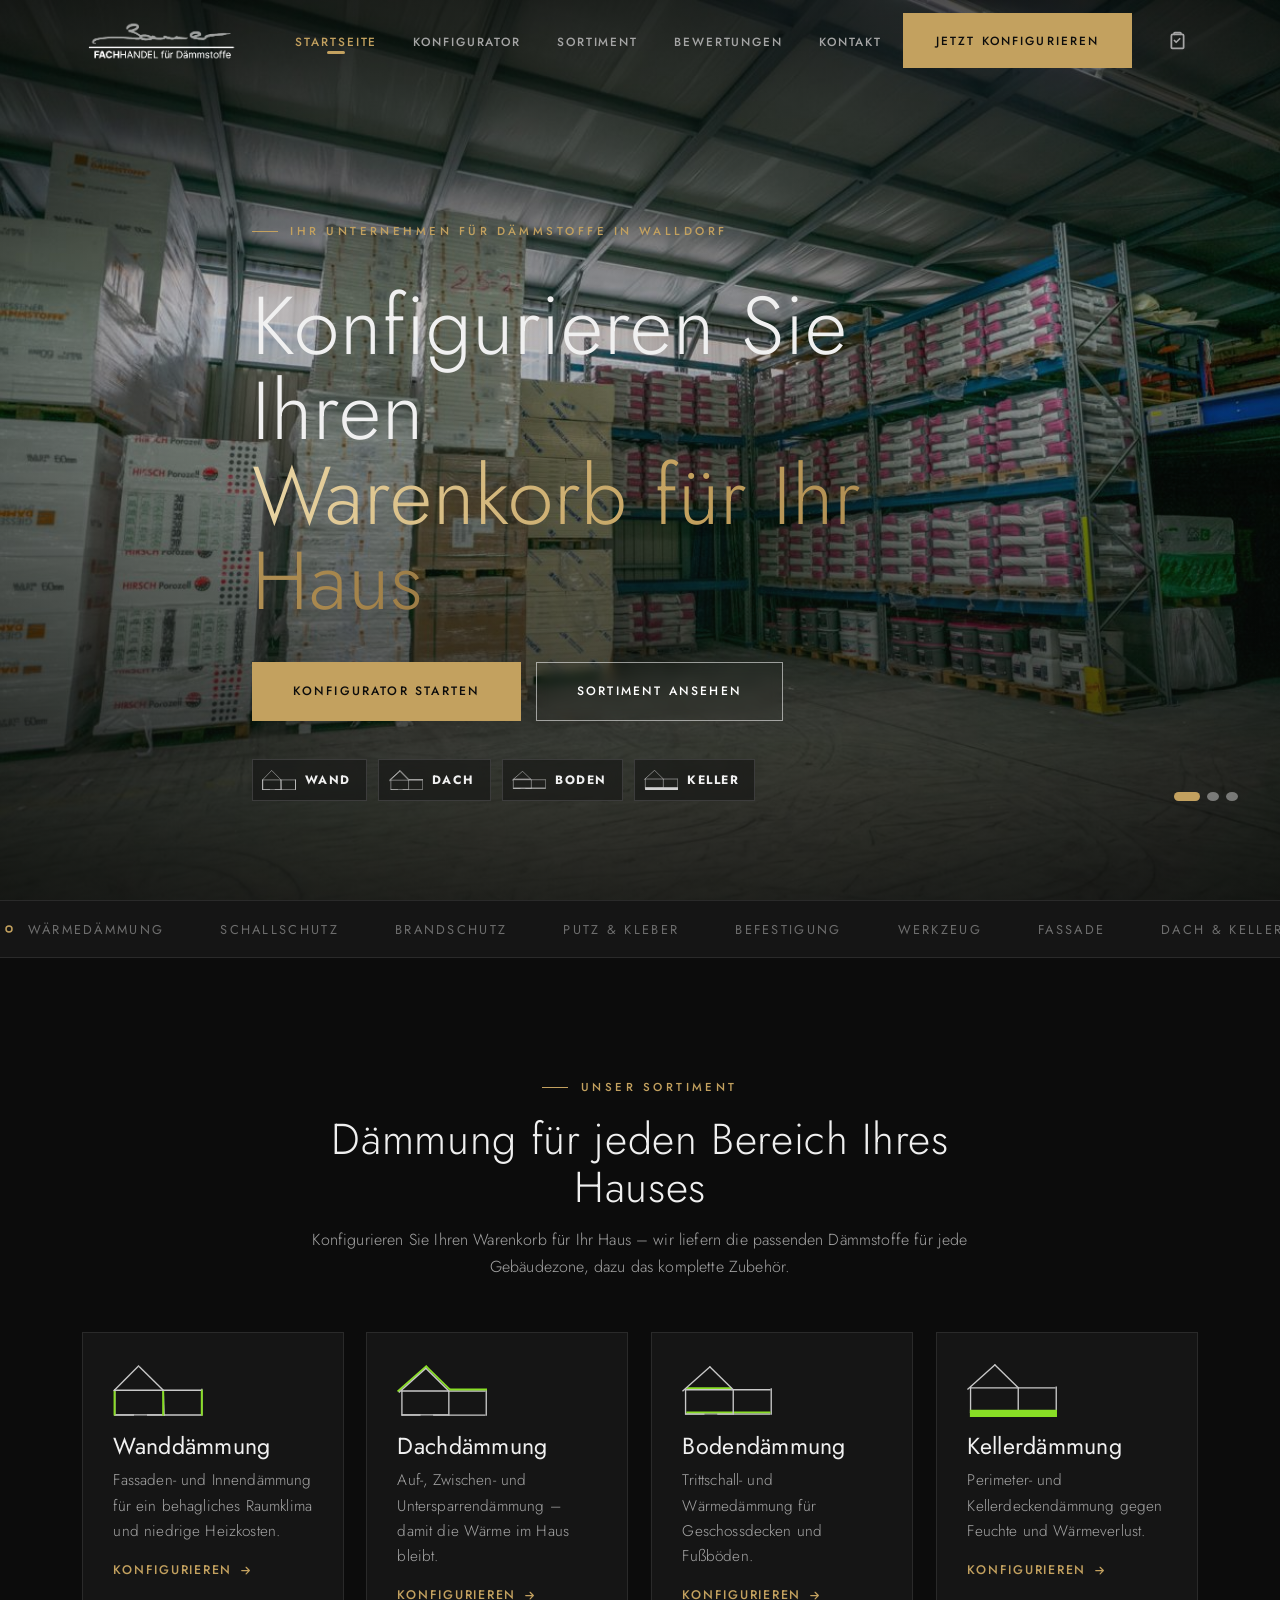
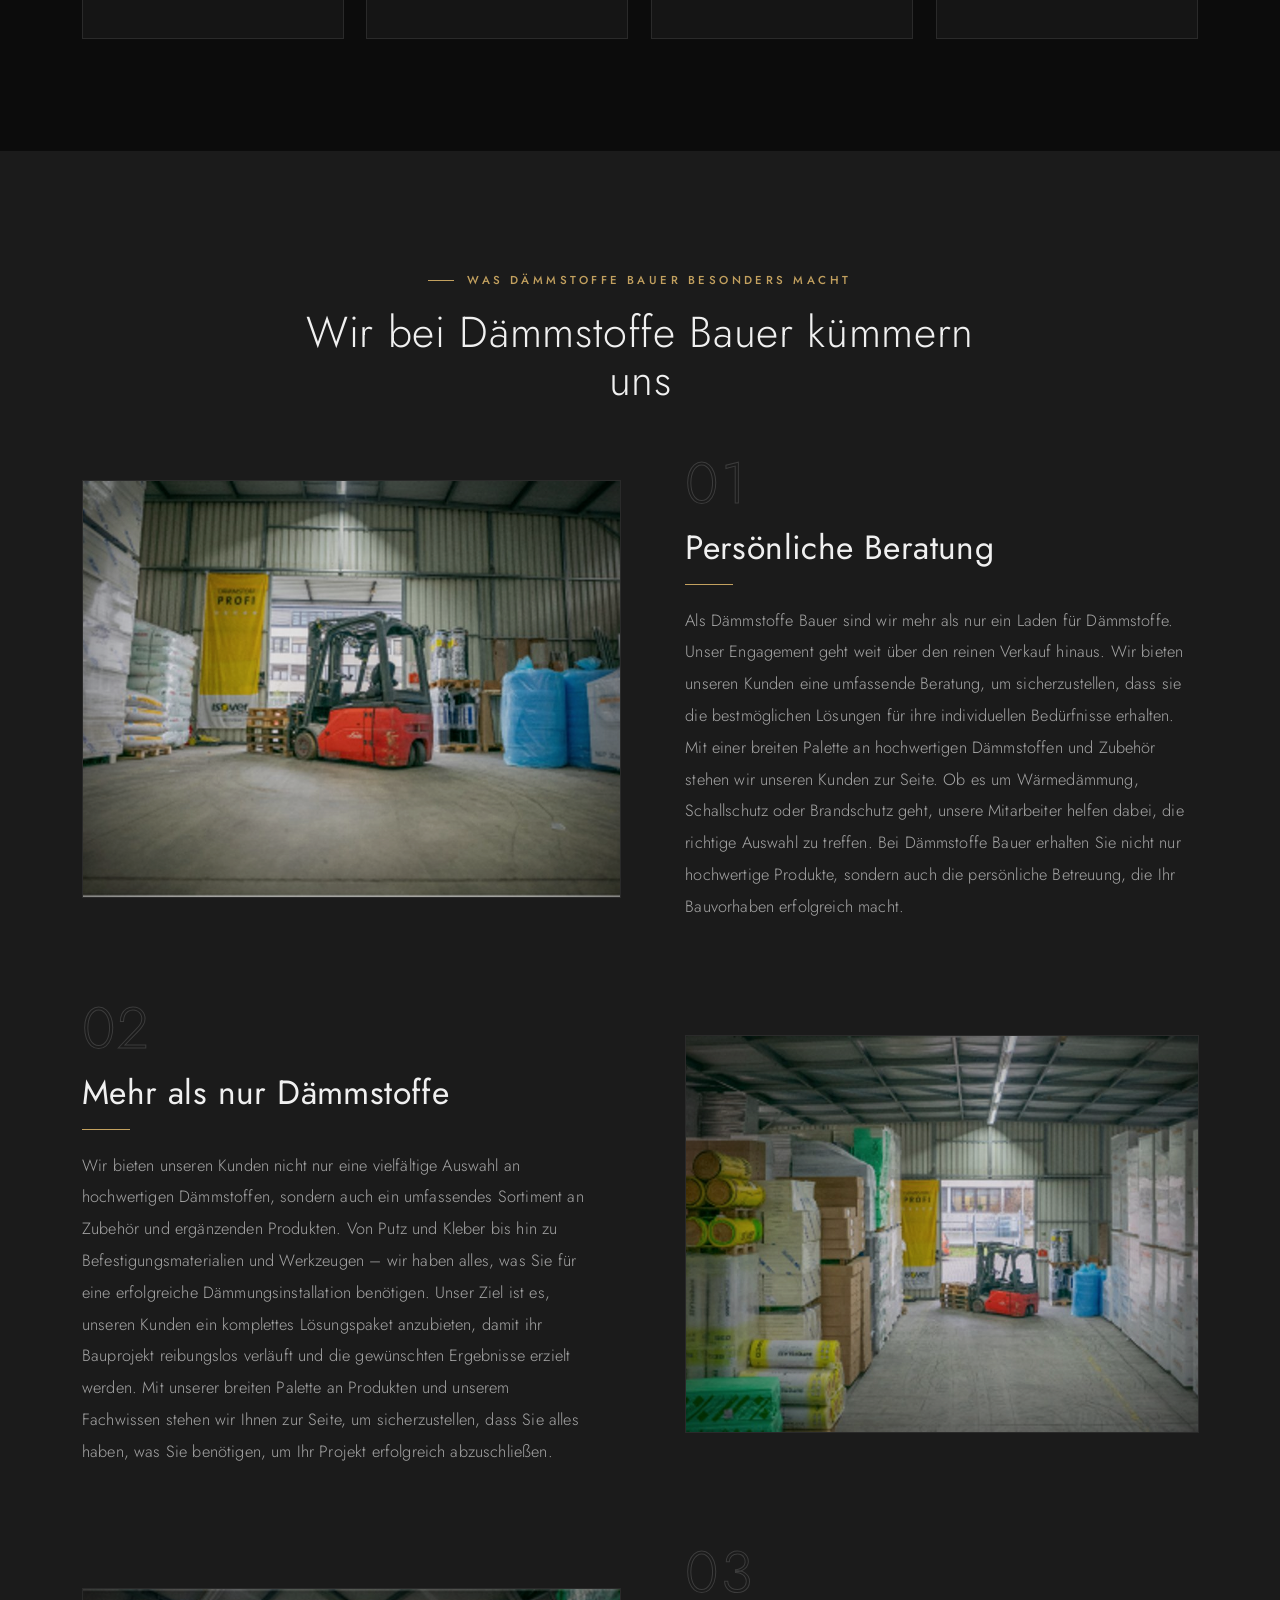
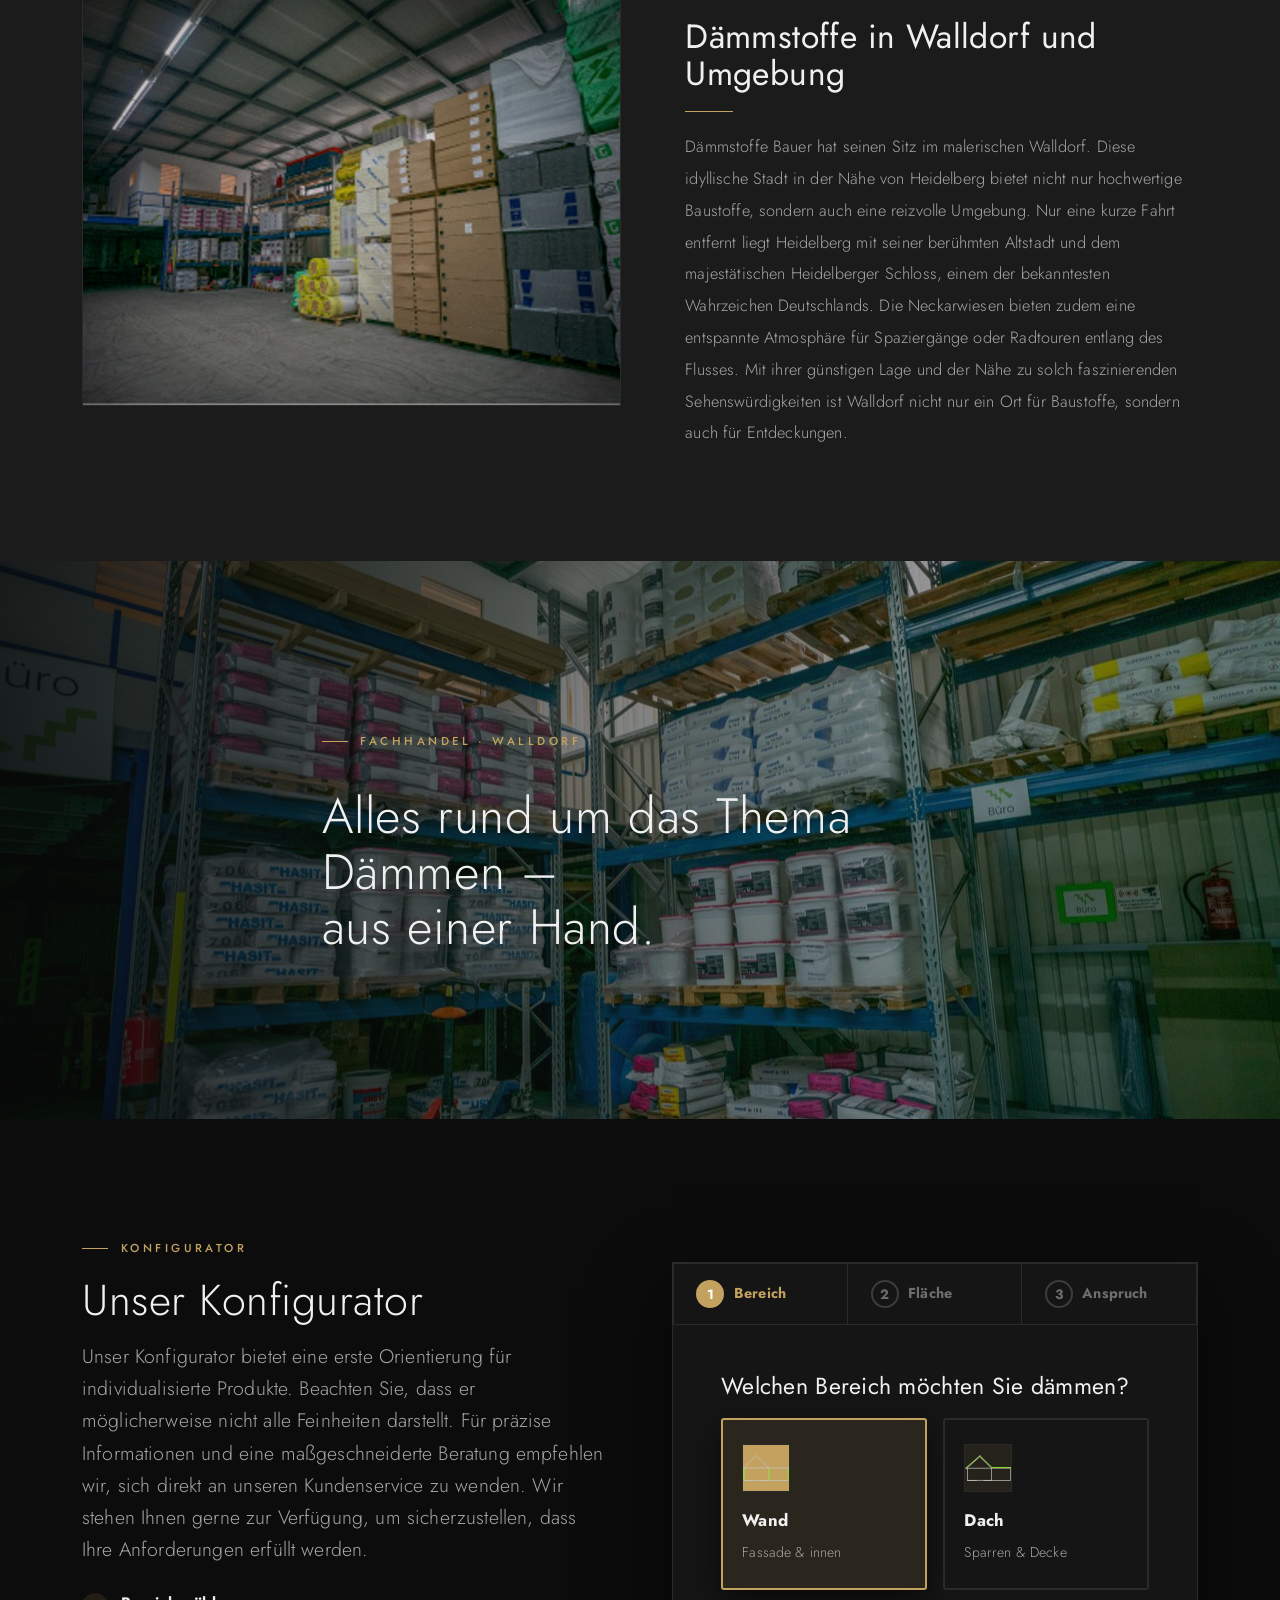
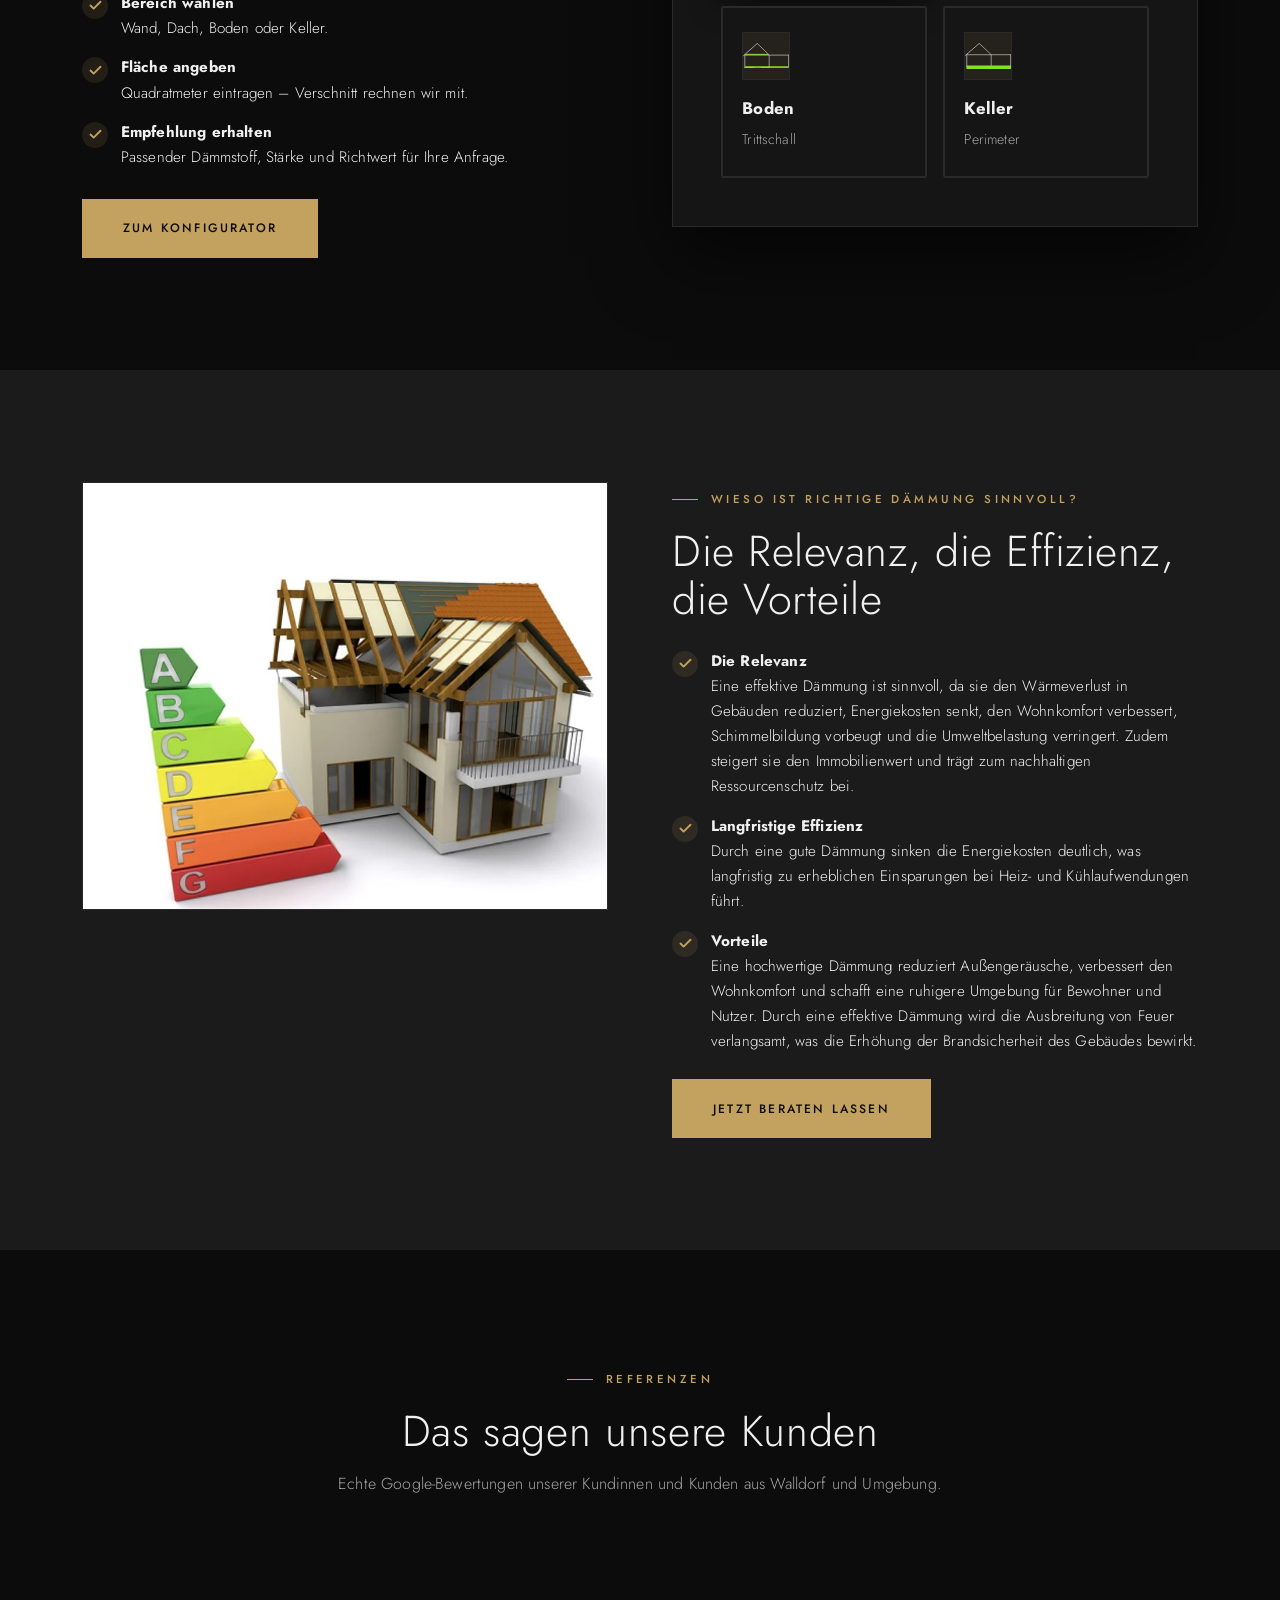
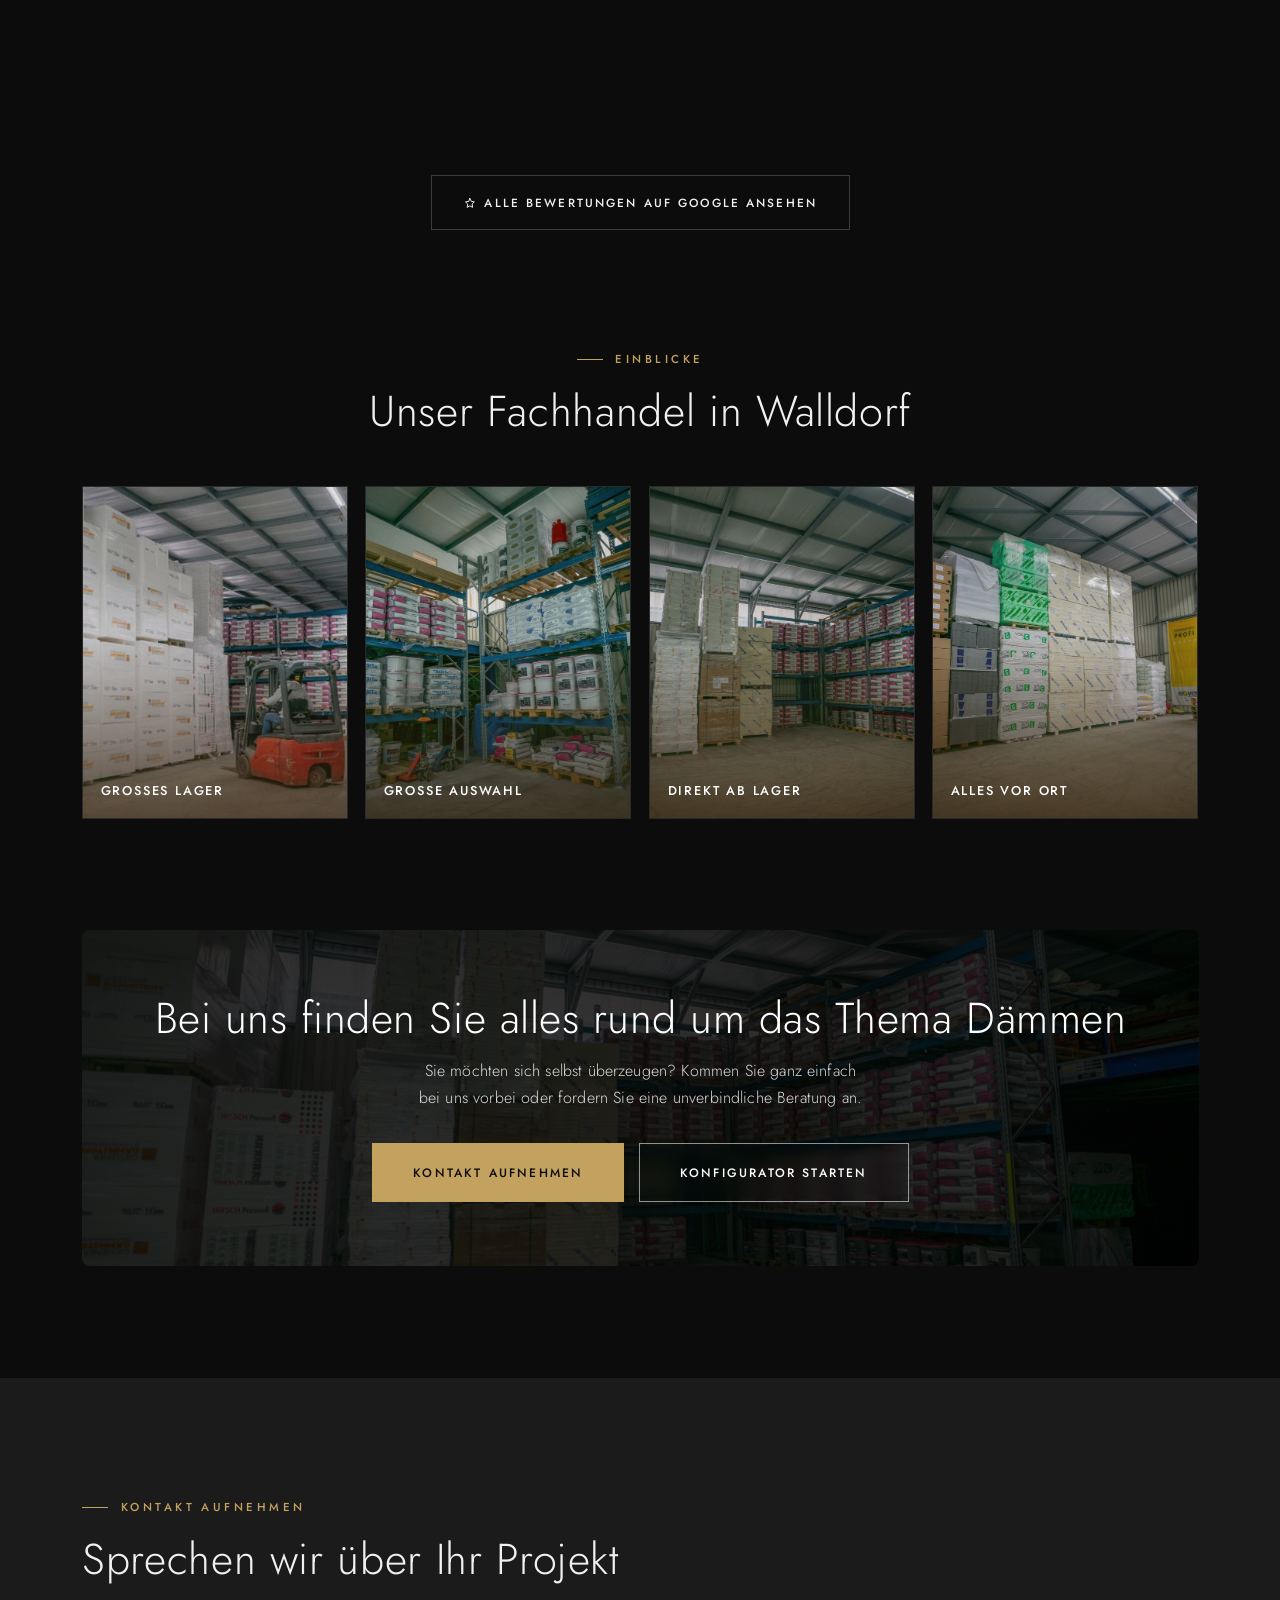
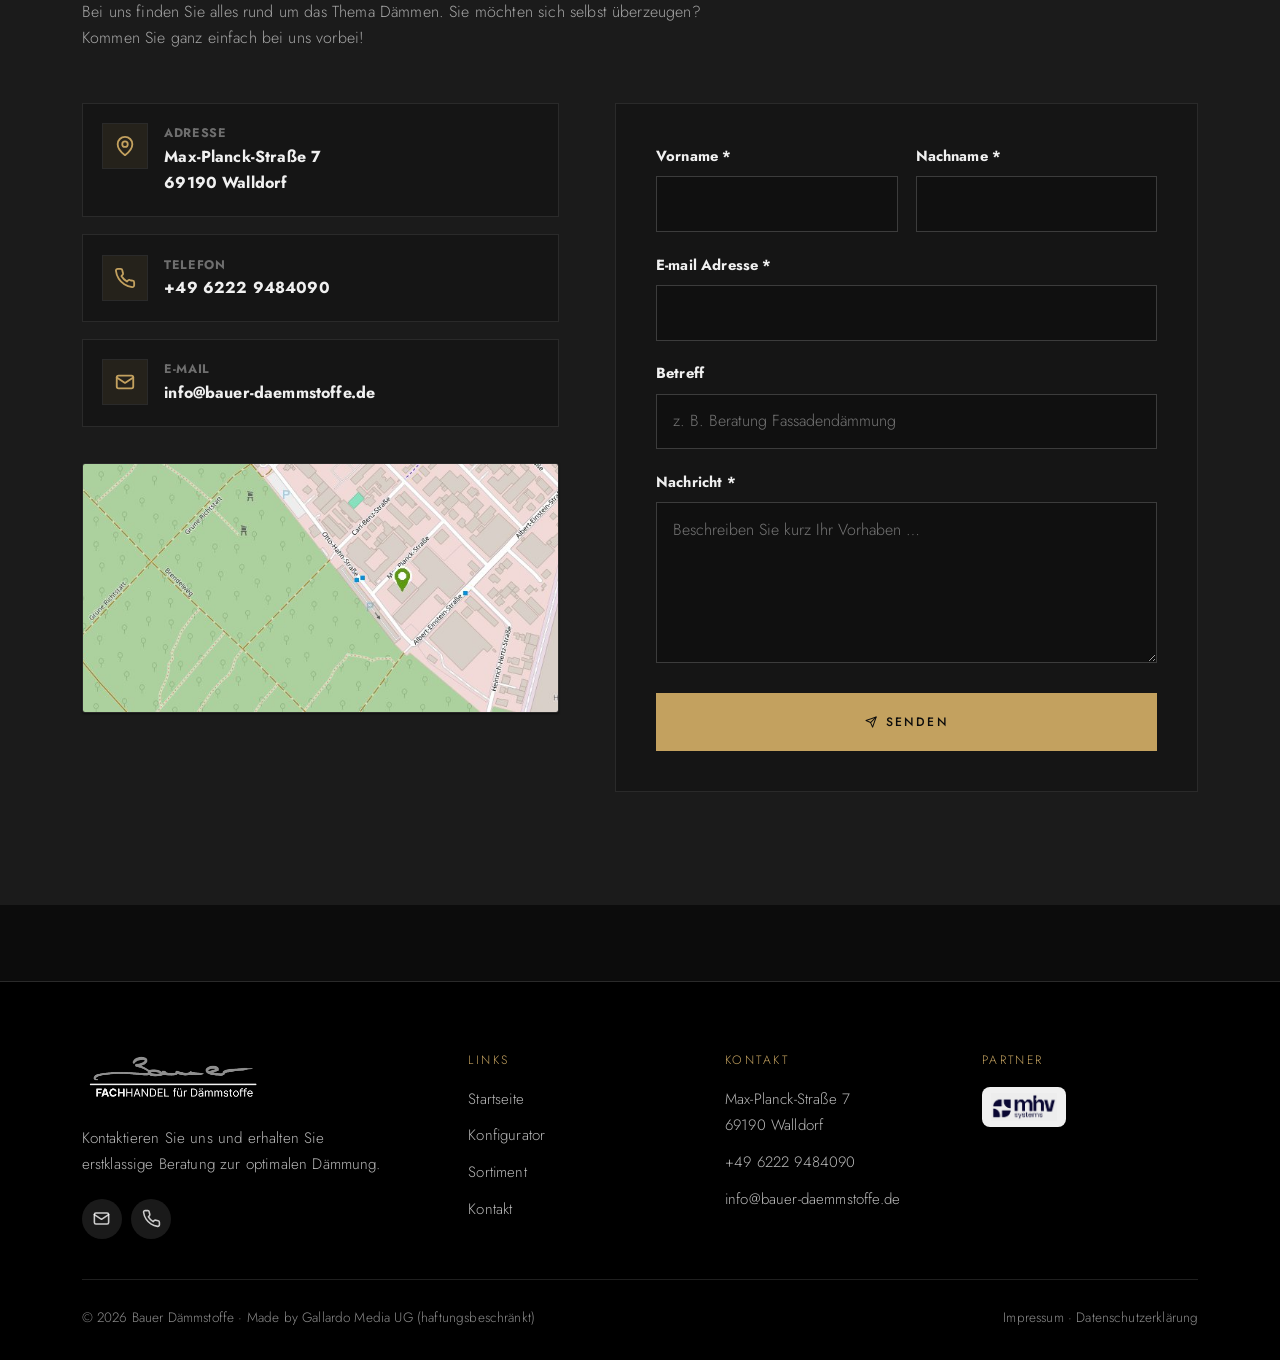
<file: index.html>
<!DOCTYPE html>
<html lang="de">
<head>
  <meta charset="UTF-8" />
  <meta name="viewport" content="width=device-width, initial-scale=1.0" />
  <title>Dämmstoffe Bauer · Ihr Unternehmen für Dämmstoffe in Walldorf</title>
  <meta name="description" content="Dämmstoffe Bauer in Walldorf bei Heidelberg: Wärmedämmung, Schallschutz und Brandschutz vom Keller bis zum Dach. Persönliche Beratung, komplettes Zubehör und ein praktischer Konfigurator." />
  <meta name="theme-color" content="#0c0c0c" />
  <link rel="icon" href="data:image/svg+xml,%3Csvg xmlns='http://www.w3.org/2000/svg' viewBox='0 0 24 24'%3E%3Crect width='24' height='24' rx='6' fill='%23121212'/%3E%3Cg fill='none' stroke='white' stroke-width='1.7' stroke-linecap='round' stroke-linejoin='round'%3E%3Cpath d='M5 11l7-5 7 5'/%3E%3Cpath d='M6.5 10v8h11v-8'/%3E%3Cpath d='M6.5 13h11M6.5 15.5h11'/%3E%3C/g%3E%3C/svg%3E" />
  <link rel="preconnect" href="https://fonts.googleapis.com" />
  <link rel="preconnect" href="https://fonts.gstatic.com" crossorigin />
  <link href="https://fonts.googleapis.com/css2?family=Jost:wght@300;400;500;600;700&display=swap" rel="stylesheet" />
  <link rel="stylesheet" href="css/style.css" />
  <style>.preloader{position:fixed;inset:0;z-index:9999;display:grid;place-items:center;background:#0c0c0c}.preloader.is-hidden{opacity:0;visibility:hidden}html.no-preloader .preloader{display:none}</style>
  <script>(function(){try{var n=performance.getEntriesByType("navigation")[0];var t=n?n.type:((performance.navigation&&performance.navigation.type===1)?"reload":"navigate");var s=false;try{s=sessionStorage.getItem("db-pre")==="1";}catch(e){}var show=(t==="reload")||!s;try{sessionStorage.setItem("db-pre","1");}catch(e){}if(!show){document.documentElement.classList.add("no-preloader");}}catch(e){}})();</script>
</head>
<body>
  <!-- Ladebildschirm (zeigt sich bei jedem Seitenaufruf, blendet nach dem Laden aus) -->
  <div class="preloader" id="preloader" role="status" aria-label="Seite wird geladen">
    <div class="preloader__inner">
      <img class="preloader__logo" src="assets/img/logo.png" alt="Dämmstoffe Bauer" width="200" height="50" />
      <div class="preloader__bar"><span></span></div>
    </div>
  </div>
  <div class="scroll-progress" aria-hidden="true"></div>

  <!-- ============ HEADER ============ -->
  <header class="site-header">
    <div class="header-inner">
      <a class="brand" href="index.html" aria-label="Dämmstoffe Bauer – Startseite">
        <img class="brand-logo" src="assets/img/logo.png" alt="Dämmstoffe Bauer – Fachhandel für Dämmstoffe" width="184" height="46" />
      </a>

      <nav class="nav" id="mainnav" aria-label="Hauptnavigation">
        <ul class="nav__list">
          <li><a class="nav__link is-active" href="index.html">Startseite</a></li>
          <li><a class="nav__link" href="konfigurator.html">Konfigurator</a></li>
          <li><a class="nav__link" href="sortiment.html">Sortiment</a></li>
          <li><a class="nav__link" href="index.html#referenzen">Bewertungen</a></li>
          <li><a class="nav__link" href="index.html#kontakt">Kontakt</a></li>
          <li><a class="btn btn--accent" href="konfigurator.html">Jetzt konfigurieren</a></li>
        </ul>
      </nav>

      <div class="header-actions">
        <a class="icon-btn desktop-only" href="index.html#kontakt" aria-label="Merkliste / Anfrage ansehen">
          <svg viewBox="0 0 24 24" fill="none" stroke="currentColor" stroke-width="2" stroke-linecap="round" stroke-linejoin="round"><path d="M9 3h6a1 1 0 0 1 1 1v1h1.5A1.5 1.5 0 0 1 19 6.5V20a1 1 0 0 1-1 1H6a1 1 0 0 1-1-1V6.5A1.5 1.5 0 0 1 6.5 5H8V4a1 1 0 0 1 1-1z"/><path d="M9 5h6"/><path d="M8.5 12l2 2 4-4"/></svg>
          <span class="cart-count" aria-hidden="true">0</span>
        </a>
        <button class="nav-toggle" aria-label="Menü öffnen" aria-expanded="false" aria-controls="mainnav">
          <span></span><span></span><span></span>
        </button>
      </div>
    </div>
  </header>

  <main>
    <!-- ============ HERO (cinematic full-bleed) ============ -->
    <section class="hero-lux" data-slider>
      <div class="hero-lux__media" aria-hidden="true">
        <div class="slide is-active" style="background-image:url('assets/img/store-02.jpg')"></div>
        <div class="slide" style="background-image:url('assets/img/store-04.jpg')"></div>
        <div class="slide" style="background-image:url('assets/img/store-03.jpg')"></div>
      </div>
      <div class="hero-lux__scrim" aria-hidden="true"></div>
      <div class="container hero-lux__inner">
        <span class="eyebrow">Ihr Unternehmen für Dämmstoffe in Walldorf</span>
        <h1>Konfigurieren Sie Ihren<br /><span class="gradient-text">Warenkorb für Ihr Haus</span></h1>
        <div class="hero__cta">
          <a class="btn btn--accent btn--lg" href="konfigurator.html">Konfigurator starten</a>
          <a class="btn btn--light btn--lg" href="sortiment.html">Sortiment ansehen</a>
        </div>
        <div class="zone-chips" aria-label="Dämmbereich wählen">
          <a class="zone-chip" href="konfigurator.html?bereich=wand"><img src="assets/img/zones/walls.svg" alt="" aria-hidden="true" /><span>Wand</span></a>
          <a class="zone-chip" href="konfigurator.html?bereich=dach"><img src="assets/img/zones/roof.svg" alt="" aria-hidden="true" /><span>Dach</span></a>
          <a class="zone-chip" href="konfigurator.html?bereich=boden"><img src="assets/img/zones/floor.svg" alt="" aria-hidden="true" /><span>Boden</span></a>
          <a class="zone-chip" href="konfigurator.html?bereich=keller"><img src="assets/img/zones/basement.svg" alt="" aria-hidden="true" /><span>Keller</span></a>
        </div>
      </div>
      <div class="slider-dots" aria-label="Bildauswahl">
        <button class="is-active" type="button" aria-label="Bild 1"></button>
        <button type="button" aria-label="Bild 2"></button>
        <button type="button" aria-label="Bild 3"></button>
      </div>
    </section>

    <!-- ============ STRIP ============ -->
    <div class="strip" aria-hidden="true">
      <div class="strip__track">
        <span class="strip__item"><svg viewBox="0 0 24 24" fill="none" stroke="currentColor" stroke-width="2"><circle cx="12" cy="12" r="4"/></svg> Wärmedämmung</span>
        <span class="strip__item">Schallschutz</span>
        <span class="strip__item">Brandschutz</span>
        <span class="strip__item">Putz &amp; Kleber</span>
        <span class="strip__item">Befestigung</span>
        <span class="strip__item">Werkzeug</span>
        <span class="strip__item">Fassade</span>
        <span class="strip__item">Dach &amp; Keller</span>
        <span class="strip__item"><svg viewBox="0 0 24 24" fill="none" stroke="currentColor" stroke-width="2"><circle cx="12" cy="12" r="4"/></svg> Wärmedämmung</span>
        <span class="strip__item">Schallschutz</span>
        <span class="strip__item">Brandschutz</span>
        <span class="strip__item">Putz &amp; Kleber</span>
        <span class="strip__item">Befestigung</span>
        <span class="strip__item">Werkzeug</span>
        <span class="strip__item">Fassade</span>
        <span class="strip__item">Dach &amp; Keller</span>
      </div>
    </div>

    <!-- ============ LEISTUNGEN (real zone icons) ============ -->
    <section class="section" id="leistungen">
      <div class="container">
        <div class="section-head center reveal">
          <span class="eyebrow">Unser Sortiment</span>
          <h2>Dämmung für jeden Bereich Ihres Hauses</h2>
          <p>Konfigurieren Sie Ihren Warenkorb für Ihr Haus – wir liefern die passenden Dämmstoffe für jede Gebäudezone, dazu das komplette Zubehör.</p>
        </div>
        <div class="grid grid--4">
          <a class="card reveal" href="konfigurator.html?bereich=wand" style="--delay:0s">
            <img class="zone-ico" src="assets/img/zones/walls.svg" alt="" aria-hidden="true" />
            <h3>Wanddämmung</h3>
            <p>Fassaden- und Innendämmung für ein behagliches Raumklima und niedrige Heizkosten.</p>
            <span class="link-arrow" style="margin-top:1rem">Konfigurieren <svg viewBox="0 0 24 24" fill="none" stroke="currentColor" stroke-width="2.2" stroke-linecap="round" stroke-linejoin="round"><path d="M5 12h14M13 6l6 6-6 6"/></svg></span>
          </a>
          <a class="card reveal" href="konfigurator.html?bereich=dach" style="--delay:.08s">
            <img class="zone-ico" src="assets/img/zones/roof.svg" alt="" aria-hidden="true" />
            <h3>Dachdämmung</h3>
            <p>Auf-, Zwischen- und Untersparrendämmung – damit die Wärme im Haus bleibt.</p>
            <span class="link-arrow" style="margin-top:1rem">Konfigurieren <svg viewBox="0 0 24 24" fill="none" stroke="currentColor" stroke-width="2.2" stroke-linecap="round" stroke-linejoin="round"><path d="M5 12h14M13 6l6 6-6 6"/></svg></span>
          </a>
          <a class="card reveal" href="konfigurator.html?bereich=boden" style="--delay:.16s">
            <img class="zone-ico" src="assets/img/zones/floor.svg" alt="" aria-hidden="true" />
            <h3>Bodendämmung</h3>
            <p>Trittschall- und Wärmedämmung für Geschossdecken und Fußböden.</p>
            <span class="link-arrow" style="margin-top:1rem">Konfigurieren <svg viewBox="0 0 24 24" fill="none" stroke="currentColor" stroke-width="2.2" stroke-linecap="round" stroke-linejoin="round"><path d="M5 12h14M13 6l6 6-6 6"/></svg></span>
          </a>
          <a class="card reveal" href="konfigurator.html?bereich=keller" style="--delay:.24s">
            <img class="zone-ico" src="assets/img/zones/basement.svg" alt="" aria-hidden="true" />
            <h3>Kellerdämmung</h3>
            <p>Perimeter- und Kellerdeckendämmung gegen Feuchte und Wärmeverlust.</p>
            <span class="link-arrow" style="margin-top:1rem">Konfigurieren <svg viewBox="0 0 24 24" fill="none" stroke="currentColor" stroke-width="2.2" stroke-linecap="round" stroke-linejoin="round"><path d="M5 12h14M13 6l6 6-6 6"/></svg></span>
          </a>
        </div>
      </div>
    </section>

    <!-- ============ WAS UNS BESONDERS MACHT (Bild-Text-Strecke) ============ -->
    <section class="section" style="background:var(--surface-2)" id="vorteile">
      <div class="container">
        <div class="section-head center reveal">
          <span class="eyebrow">Was Dämmstoffe Bauer besonders macht</span>
          <h2>Wir bei Dämmstoffe Bauer kümmern uns</h2>
        </div>
        <div class="editorial">
          <article class="edi reveal">
            <div class="edi__media"><img src="assets/img/about-02.jpg" alt="Stapler im Lager von Dämmstoffe Bauer" loading="lazy" /></div>
            <div class="edi__text">
              <span class="edi__no">01</span>
              <h3>Persönliche Beratung</h3>
              <p>Als Dämmstoffe Bauer sind wir mehr als nur ein Laden für Dämmstoffe. Unser Engagement geht weit über den reinen Verkauf hinaus. Wir bieten unseren Kunden eine umfassende Beratung, um sicherzustellen, dass sie die bestmöglichen Lösungen für ihre individuellen Bedürfnisse erhalten. Mit einer breiten Palette an hochwertigen Dämmstoffen und Zubehör stehen wir unseren Kunden zur Seite. Ob es um Wärmedämmung, Schallschutz oder Brandschutz geht, unsere Mitarbeiter helfen dabei, die richtige Auswahl zu treffen. Bei Dämmstoffe Bauer erhalten Sie nicht nur hochwertige Produkte, sondern auch die persönliche Betreuung, die Ihr Bauvorhaben erfolgreich macht.</p>
            </div>
          </article>
          <article class="edi reveal">
            <div class="edi__media"><img src="assets/img/about-01.jpg" alt="Dämmstoffe und Zubehör im Lager" loading="lazy" /></div>
            <div class="edi__text">
              <span class="edi__no">02</span>
              <h3>Mehr als nur Dämmstoffe</h3>
              <p>Wir bieten unseren Kunden nicht nur eine vielfältige Auswahl an hochwertigen Dämmstoffen, sondern auch ein umfassendes Sortiment an Zubehör und ergänzenden Produkten. Von Putz und Kleber bis hin zu Befestigungsmaterialien und Werkzeugen – wir haben alles, was Sie für eine erfolgreiche Dämmungsinstallation benötigen. Unser Ziel ist es, unseren Kunden ein komplettes Lösungspaket anzubieten, damit ihr Bauprojekt reibungslos verläuft und die gewünschten Ergebnisse erzielt werden. Mit unserer breiten Palette an Produkten und unserem Fachwissen stehen wir Ihnen zur Seite, um sicherzustellen, dass Sie alles haben, was Sie benötigen, um Ihr Projekt erfolgreich abzuschließen.</p>
            </div>
          </article>
          <article class="edi reveal">
            <div class="edi__media"><img src="assets/img/about-03.jpg" alt="Regale mit Dämmmaterial im Fachhandel" loading="lazy" /></div>
            <div class="edi__text">
              <span class="edi__no">03</span>
              <h3>Dämmstoffe in Walldorf und Umgebung</h3>
              <p>Dämmstoffe Bauer hat seinen Sitz im malerischen Walldorf. Diese idyllische Stadt in der Nähe von Heidelberg bietet nicht nur hochwertige Baustoffe, sondern auch eine reizvolle Umgebung. Nur eine kurze Fahrt entfernt liegt Heidelberg mit seiner berühmten Altstadt und dem majestätischen Heidelberger Schloss, einem der bekanntesten Wahrzeichen Deutschlands. Die Neckarwiesen bieten zudem eine entspannte Atmosphäre für Spaziergänge oder Radtouren entlang des Flusses. Mit ihrer günstigen Lage und der Nähe zu solch faszinierenden Sehenswürdigkeiten ist Walldorf nicht nur ein Ort für Baustoffe, sondern auch für Entdeckungen.</p>
            </div>
          </article>
        </div>
      </div>
    </section>

    <!-- ============ STATEMENT-BAND ============ -->
    <section class="feature-band" style="--photo:url('../assets/img/store-04.jpg')">
      <div class="feature-band__scrim" aria-hidden="true"></div>
      <div class="container feature-band__inner reveal">
        <span class="eyebrow">Fachhandel · Walldorf</span>
        <h2>Alles rund um das Thema Dämmen –<br />aus einer Hand.</h2>
      </div>
    </section>

    <!-- ============ KONFIGURATOR TEASER ============ -->
    <section class="section" id="konfigurator">
      <div class="container split">
        <div class="reveal">
          <span class="eyebrow">Konfigurator</span>
          <h2>Unser Konfigurator</h2>
          <p class="lead" style="margin-top:1rem">Unser Konfigurator bietet eine erste Orientierung für individualisierte Produkte. Beachten Sie, dass er möglicherweise nicht alle Feinheiten darstellt. Für präzise Informationen und eine maßgeschneiderte Beratung empfehlen wir, sich direkt an unseren Kundenservice zu wenden. Wir stehen Ihnen gerne zur Verfügung, um sicherzustellen, dass Ihre Anforderungen erfüllt werden.</p>
          <ul class="bullets">
            <li><span class="check"><svg viewBox="0 0 24 24" fill="none" stroke="currentColor" stroke-width="3" stroke-linecap="round" stroke-linejoin="round"><path d="M20 6 9 17l-5-5"/></svg></span><span><strong>Bereich wählen</strong>Wand, Dach, Boden oder Keller.</span></li>
            <li><span class="check"><svg viewBox="0 0 24 24" fill="none" stroke="currentColor" stroke-width="3" stroke-linecap="round" stroke-linejoin="round"><path d="M20 6 9 17l-5-5"/></svg></span><span><strong>Fläche angeben</strong>Quadratmeter eintragen – Verschnitt rechnen wir mit.</span></li>
            <li><span class="check"><svg viewBox="0 0 24 24" fill="none" stroke="currentColor" stroke-width="3" stroke-linecap="round" stroke-linejoin="round"><path d="M20 6 9 17l-5-5"/></svg></span><span><strong>Empfehlung erhalten</strong>Passender Dämmstoff, Stärke und Richtwert für Ihre Anfrage.</span></li>
          </ul>
          <a class="btn btn--lg" href="konfigurator.html" style="margin-top:1.8rem">Zum Konfigurator</a>
        </div>

        <div class="reveal" style="--delay:.12s">
          <div class="config-shell" style="box-shadow:var(--shadow-lg)">
            <ul class="config-progress">
              <li class="active"><span class="dot">1</span><span class="label-text">Bereich</span></li>
              <li><span class="dot">2</span><span class="label-text">Fläche</span></li>
              <li><span class="dot">3</span><span class="label-text">Anspruch</span></li>
            </ul>
            <div class="config-body">
              <h3 style="margin-bottom:1.2rem">Welchen Bereich möchten Sie dämmen?</h3>
              <div class="choice-grid">
                <a class="choice selected" href="konfigurator.html?bereich=wand">
                  <span class="choice__icon"><img class="zone-ico" style="width:56px;height:34px;margin:0" src="assets/img/zones/walls.svg" alt="" aria-hidden="true" /></span>
                  <strong>Wand</strong><span>Fassade &amp; innen</span>
                </a>
                <a class="choice" href="konfigurator.html?bereich=dach">
                  <span class="choice__icon"><img class="zone-ico" style="width:56px;height:34px;margin:0" src="assets/img/zones/roof.svg" alt="" aria-hidden="true" /></span>
                  <strong>Dach</strong><span>Sparren &amp; Decke</span>
                </a>
                <a class="choice" href="konfigurator.html?bereich=boden">
                  <span class="choice__icon"><img class="zone-ico" style="width:56px;height:34px;margin:0" src="assets/img/zones/floor.svg" alt="" aria-hidden="true" /></span>
                  <strong>Boden</strong><span>Trittschall</span>
                </a>
                <a class="choice" href="konfigurator.html?bereich=keller">
                  <span class="choice__icon"><img class="zone-ico" style="width:56px;height:34px;margin:0" src="assets/img/zones/basement.svg" alt="" aria-hidden="true" /></span>
                  <strong>Keller</strong><span>Perimeter</span>
                </a>
              </div>
            </div>
          </div>
        </div>
      </div>
    </section>

    <!-- ============ WIESO DÄMMUNG (real energy graphic) ============ -->
    <section class="section" style="background:var(--surface-2)" id="warum-daemmen">
      <div class="container split">
        <div class="media-shot reveal">
          <img src="assets/img/energy.jpg" alt="Querschnitt eines gedämmten Hauses mit Energieeffizienzskala von A bis G" loading="lazy" />
        </div>
        <div class="reveal" style="--delay:.1s">
          <span class="eyebrow">Wieso ist richtige Dämmung sinnvoll?</span>
          <h2>Die Relevanz, die Effizienz, die Vorteile</h2>
          <ul class="bullets">
            <li><span class="check"><svg viewBox="0 0 24 24" fill="none" stroke="currentColor" stroke-width="3" stroke-linecap="round" stroke-linejoin="round"><path d="M20 6 9 17l-5-5"/></svg></span><span><strong>Die Relevanz</strong>Eine effektive Dämmung ist sinnvoll, da sie den Wärmeverlust in Gebäuden reduziert, Energiekosten senkt, den Wohnkomfort verbessert, Schimmelbildung vorbeugt und die Umweltbelastung verringert. Zudem steigert sie den Immobilienwert und trägt zum nachhaltigen Ressourcenschutz bei.</span></li>
            <li><span class="check"><svg viewBox="0 0 24 24" fill="none" stroke="currentColor" stroke-width="3" stroke-linecap="round" stroke-linejoin="round"><path d="M20 6 9 17l-5-5"/></svg></span><span><strong>Langfristige Effizienz</strong>Durch eine gute Dämmung sinken die Energiekosten deutlich, was langfristig zu erheblichen Einsparungen bei Heiz- und Kühlaufwendungen führt.</span></li>
            <li><span class="check"><svg viewBox="0 0 24 24" fill="none" stroke="currentColor" stroke-width="3" stroke-linecap="round" stroke-linejoin="round"><path d="M20 6 9 17l-5-5"/></svg></span><span><strong>Vorteile</strong>Eine hochwertige Dämmung reduziert Außengeräusche, verbessert den Wohnkomfort und schafft eine ruhigere Umgebung für Bewohner und Nutzer. Durch eine effektive Dämmung wird die Ausbreitung von Feuer verlangsamt, was die Erhöhung der Brandsicherheit des Gebäudes bewirkt.</span></li>
          </ul>
          <a class="btn btn--lg" href="#kontakt" style="margin-top:1.6rem">Jetzt beraten lassen</a>
        </div>
      </div>
    </section>

    <!-- ============ GOOGLE-BEWERTUNGEN (Referenzen) ============
         Echte Google-Rezensionen via Elfsight-Widget – dieselbe Integration
         wie auf bauer-daemmstoffe.de (App-ID 7d48ad7e-...). Das Widget lädt
         extern von static.elfsight.com und ist ggf. an die Live-Domain gebunden. -->
    <section class="section" id="referenzen">
      <div class="container">
        <div class="section-head center reveal">
          <span class="eyebrow">Referenzen</span>
          <h2>Das sagen unsere Kunden</h2>
          <p>Echte Google-Bewertungen unserer Kundinnen und Kunden aus Walldorf und Umgebung.</p>
        </div>
        <div class="reviews reveal">
          <script src="https://static.elfsight.com/platform/platform.js" data-use-service-core defer></script>
          <div class="elfsight-app-7d48ad7e-b245-4f33-a5db-ac593b11cdb8" data-elfsight-app-lazy></div>
        </div>
        <div class="reviews-cta reveal">
          <a class="btn btn--ghost" href="https://maps.app.goo.gl/fXohCYvGBzk7t7Ap6" target="_blank" rel="noopener">
            <svg viewBox="0 0 24 24" fill="none" stroke="currentColor" stroke-width="2" stroke-linecap="round" stroke-linejoin="round"><path d="m12 3 2.9 6 6.1.9-4.5 4.3 1 6.8L12 18l-5.5 3 1-6.8L3 9.9 9.1 9z"/></svg>
            Alle Bewertungen auf Google ansehen
          </a>
        </div>
      </div>
    </section>

    <!-- ============ EINBLICKE / GALERIE ============ -->
    <section class="section" id="einblicke" style="padding-top:0">
      <div class="container">
        <div class="section-head center reveal">
          <span class="eyebrow">Einblicke</span>
          <h2>Unser Fachhandel in Walldorf</h2>
        </div>
        <div class="gallery">
          <a class="gallery__item reveal" href="sortiment.html"><img src="assets/img/store-01.jpg" alt="Dämmstoffe im Lager" loading="lazy" /><span class="gallery__cap">Großes Lager</span></a>
          <a class="gallery__item reveal" style="--delay:.08s" href="sortiment.html"><img src="assets/img/store-04.jpg" alt="Regale mit Dämmmaterial" loading="lazy" /><span class="gallery__cap">Große Auswahl</span></a>
          <a class="gallery__item reveal" style="--delay:.16s" href="index.html#kontakt"><img src="assets/img/store-02.jpg" alt="Hochregallager mit Material" loading="lazy" /><span class="gallery__cap">Direkt ab Lager</span></a>
          <a class="gallery__item reveal" style="--delay:.24s" href="sortiment.html"><img src="assets/img/store-03.jpg" alt="Fachhandel vor Ort in Walldorf" loading="lazy" /><span class="gallery__cap">Alles vor Ort</span></a>
        </div>
      </div>
    </section>

    <!-- ============ CTA BAND (real photo) ============ -->
    <section class="section" style="padding-top:0">
      <div class="container">
        <div class="cta-band has-photo reveal" style="--photo:url('../assets/img/store-02.jpg')">
          <h2>Bei uns finden Sie alles rund um das Thema Dämmen</h2>
          <p>Sie möchten sich selbst überzeugen? Kommen Sie ganz einfach bei uns vorbei oder fordern Sie eine unverbindliche Beratung an.</p>
          <div class="hero__cta">
            <a class="btn btn--accent btn--lg" href="#kontakt">Kontakt aufnehmen</a>
            <a class="btn btn--light btn--lg" href="konfigurator.html">Konfigurator starten</a>
          </div>
        </div>
      </div>
    </section>

    <!-- ============ KONTAKT ============ -->
    <section class="section" id="kontakt" style="background:var(--surface-2)">
      <div class="container">
        <div class="section-head reveal">
          <span class="eyebrow">Kontakt aufnehmen</span>
          <h2>Sprechen wir über Ihr Projekt</h2>
          <p>Bei uns finden Sie alles rund um das Thema Dämmen. Sie möchten sich selbst überzeugen? Kommen Sie ganz einfach bei uns vorbei!</p>
        </div>
        <div class="contact-grid">
          <div class="contact-info reveal">
            <div class="info-item">
              <span class="info-ic"><svg viewBox="0 0 24 24" fill="none" stroke="currentColor" stroke-width="2" stroke-linecap="round" stroke-linejoin="round"><path d="M20 10c0 6-8 12-8 12s-8-6-8-12a8 8 0 0 1 16 0z"/><circle cx="12" cy="10" r="3"/></svg></span>
              <div><div class="k">Adresse</div><a class="v" href="https://www.google.com/maps/search/?api=1&query=Max-Planck-Stra%C3%9Fe+7+69190+Walldorf" target="_blank" rel="noopener">Max-Planck-Straße 7<br />69190 Walldorf</a></div>
            </div>
            <div class="info-item">
              <span class="info-ic"><svg viewBox="0 0 24 24" fill="none" stroke="currentColor" stroke-width="2" stroke-linecap="round" stroke-linejoin="round"><path d="M22 16.9v3a2 2 0 0 1-2.2 2 19.8 19.8 0 0 1-8.6-3.1 19.5 19.5 0 0 1-6-6 19.8 19.8 0 0 1-3.1-8.7A2 2 0 0 1 4.1 2h3a2 2 0 0 1 2 1.7c.1 1 .4 1.9.7 2.8a2 2 0 0 1-.5 2.1L8.1 9.9a16 16 0 0 0 6 6l1.3-1.3a2 2 0 0 1 2.1-.4c.9.3 1.8.5 2.8.6a2 2 0 0 1 1.7 2z"/></svg></span>
              <div><div class="k">Telefon</div><a class="v" href="tel:+4962229484090">+49 6222 9484090</a></div>
            </div>
            <div class="info-item">
              <span class="info-ic"><svg viewBox="0 0 24 24" fill="none" stroke="currentColor" stroke-width="2" stroke-linecap="round" stroke-linejoin="round"><rect x="3" y="5" width="18" height="14" rx="2"/><path d="m3 7 9 6 9-6"/></svg></span>
              <div><div class="k">E-Mail</div><a class="v" href="mailto:info@bauer-daemmstoffe.de">info@bauer-daemmstoffe.de</a></div>
            </div>
            <div class="map-embed">
              <img class="map-fallback" src="assets/img/map.jpg" alt="Karte mit dem Standort Max-Planck-Straße 7, 69190 Walldorf" />
              <iframe title="Standort Dämmstoffe Bauer – Max-Planck-Straße 7, Walldorf" src="https://www.google.com/maps/embed?pb=!1m18!1m12!1m3!1d5204.855244128437!2d8.6458477!3d49.2872421!2m3!1f0!2f0!3f0!3m2!1i1024!2i768!4f13.1!3m3!1m2!1s0x4797bea060b99101%3A0x2ab887932d57d716!2sMax-Planck-Stra%C3%9Fe%207%2C%2069190%20Walldorf!5e0!3m2!1sde!2sde!4v1712235711205!5m2!1sde!2sde" loading="lazy" referrerpolicy="no-referrer-when-downgrade" allowfullscreen></iframe>
            </div>
          </div>

          <div class="form-card reveal" style="--delay:.1s">
            <div id="inquirySummary" class="inquiry-summary" style="display:none"></div>
            <form id="contactForm" novalidate>
              <div class="form-row">
                <div class="field"><label for="vorname">Vorname *</label><input class="input" type="text" id="vorname" name="vorname" autocomplete="given-name" required /></div>
                <div class="field"><label for="nachname">Nachname *</label><input class="input" type="text" id="nachname" name="nachname" autocomplete="family-name" required /></div>
              </div>
              <div class="field"><label for="email">E-mail Adresse *</label><input class="input" type="email" id="email" name="email" autocomplete="email" required /></div>
              <div class="field"><label for="betreff">Betreff</label><input class="input" type="text" id="betreff" name="betreff" placeholder="z. B. Beratung Fassadendämmung" /></div>
              <div class="field"><label for="nachricht">Nachricht *</label><textarea class="input" id="nachricht" name="nachricht" rows="5" required placeholder="Beschreiben Sie kurz Ihr Vorhaben …"></textarea></div>
              <button class="btn btn--lg btn--block" type="submit">
                <svg viewBox="0 0 24 24" fill="none" stroke="currentColor" stroke-width="2" stroke-linecap="round" stroke-linejoin="round"><path d="m22 2-7 20-4-9-9-4z"/><path d="M22 2 11 13"/></svg>
                Senden
              </button>
              <div id="formMsg" class="form-msg" role="status" aria-live="polite"></div>
            </form>
          </div>
        </div>
      </div>
    </section>
  </main>

  <!-- ============ FOOTER ============ -->
  <footer class="site-footer">
    <div class="container">
      <div class="footer-grid">
        <div>
          <a class="brand" href="index.html" aria-label="Dämmstoffe Bauer">
            <img class="brand-logo" src="assets/img/logo.png" alt="Dämmstoffe Bauer" width="184" height="46" />
          </a>
          <p class="footer-about">Kontaktieren Sie uns und erhalten Sie erstklassige Beratung zur optimalen Dämmung.</p>
          <div class="footer-social">
            <a href="mailto:info@bauer-daemmstoffe.de" aria-label="E-Mail"><svg viewBox="0 0 24 24" fill="none" stroke="currentColor" stroke-width="2" stroke-linecap="round" stroke-linejoin="round"><rect x="3" y="5" width="18" height="14" rx="2"/><path d="m3 7 9 6 9-6"/></svg></a>
            <a href="tel:+4962229484090" aria-label="Telefon"><svg viewBox="0 0 24 24" fill="none" stroke="currentColor" stroke-width="2" stroke-linecap="round" stroke-linejoin="round"><path d="M22 16.9v3a2 2 0 0 1-2.2 2 19.8 19.8 0 0 1-8.6-3.1 19.5 19.5 0 0 1-6-6A19.8 19.8 0 0 1 2 4.1 2 2 0 0 1 4.1 2h3a2 2 0 0 1 2 1.7 12.8 12.8 0 0 0 .7 2.8 2 2 0 0 1-.5 2.1L8.1 9.9a16 16 0 0 0 6 6l1.3-1.3a2 2 0 0 1 2.1-.4 12.8 12.8 0 0 0 2.8.7 2 2 0 0 1 1.7 2z"/></svg></a>
          </div>
        </div>
        <div class="footer-col">
          <h4>Links</h4>
          <ul>
            <li><a href="index.html">Startseite</a></li>
            <li><a href="konfigurator.html">Konfigurator</a></li>
            <li><a href="sortiment.html">Sortiment</a></li>
            <li><a href="index.html#kontakt">Kontakt</a></li>
          </ul>
        </div>
        <div class="footer-col">
          <h4>Kontakt</h4>
          <ul>
            <li><a href="https://www.google.com/maps/search/?api=1&query=Max-Planck-Stra%C3%9Fe+7+69190+Walldorf" target="_blank" rel="noopener">Max-Planck-Straße 7<br />69190 Walldorf</a></li>
            <li><a href="tel:+4962229484090">+49 6222 9484090</a></li>
            <li><a href="mailto:info@bauer-daemmstoffe.de">info@bauer-daemmstoffe.de</a></li>
          </ul>
        </div>
        <div class="footer-col">
          <h4>Partner</h4>
          <div class="footer-partners">
            <img src="assets/img/mhv-systems.png" alt="mhv systems" />
          </div>
        </div>
      </div>
      <div class="footer-bottom">
        <span>© <span data-year>2025</span> Bauer Dämmstoffe · Made by Gallardo Media UG (haftungsbeschränkt)</span>
        <span><a href="impressum.html">Impressum</a> · <a href="impressum.html#datenschutz">Datenschutzerklärung</a></span>
      </div>
    </div>
  </footer>

  <button class="to-top" id="toTop" type="button" aria-label="Nach oben scrollen">
    <svg viewBox="0 0 24 24" fill="none" stroke="currentColor" stroke-width="2.4" stroke-linecap="round" stroke-linejoin="round"><path d="M12 19V5M6 11l6-6 6 6"/></svg>
  </button>

  <script src="js/main.js" defer></script>
</body>
</html>
</file>
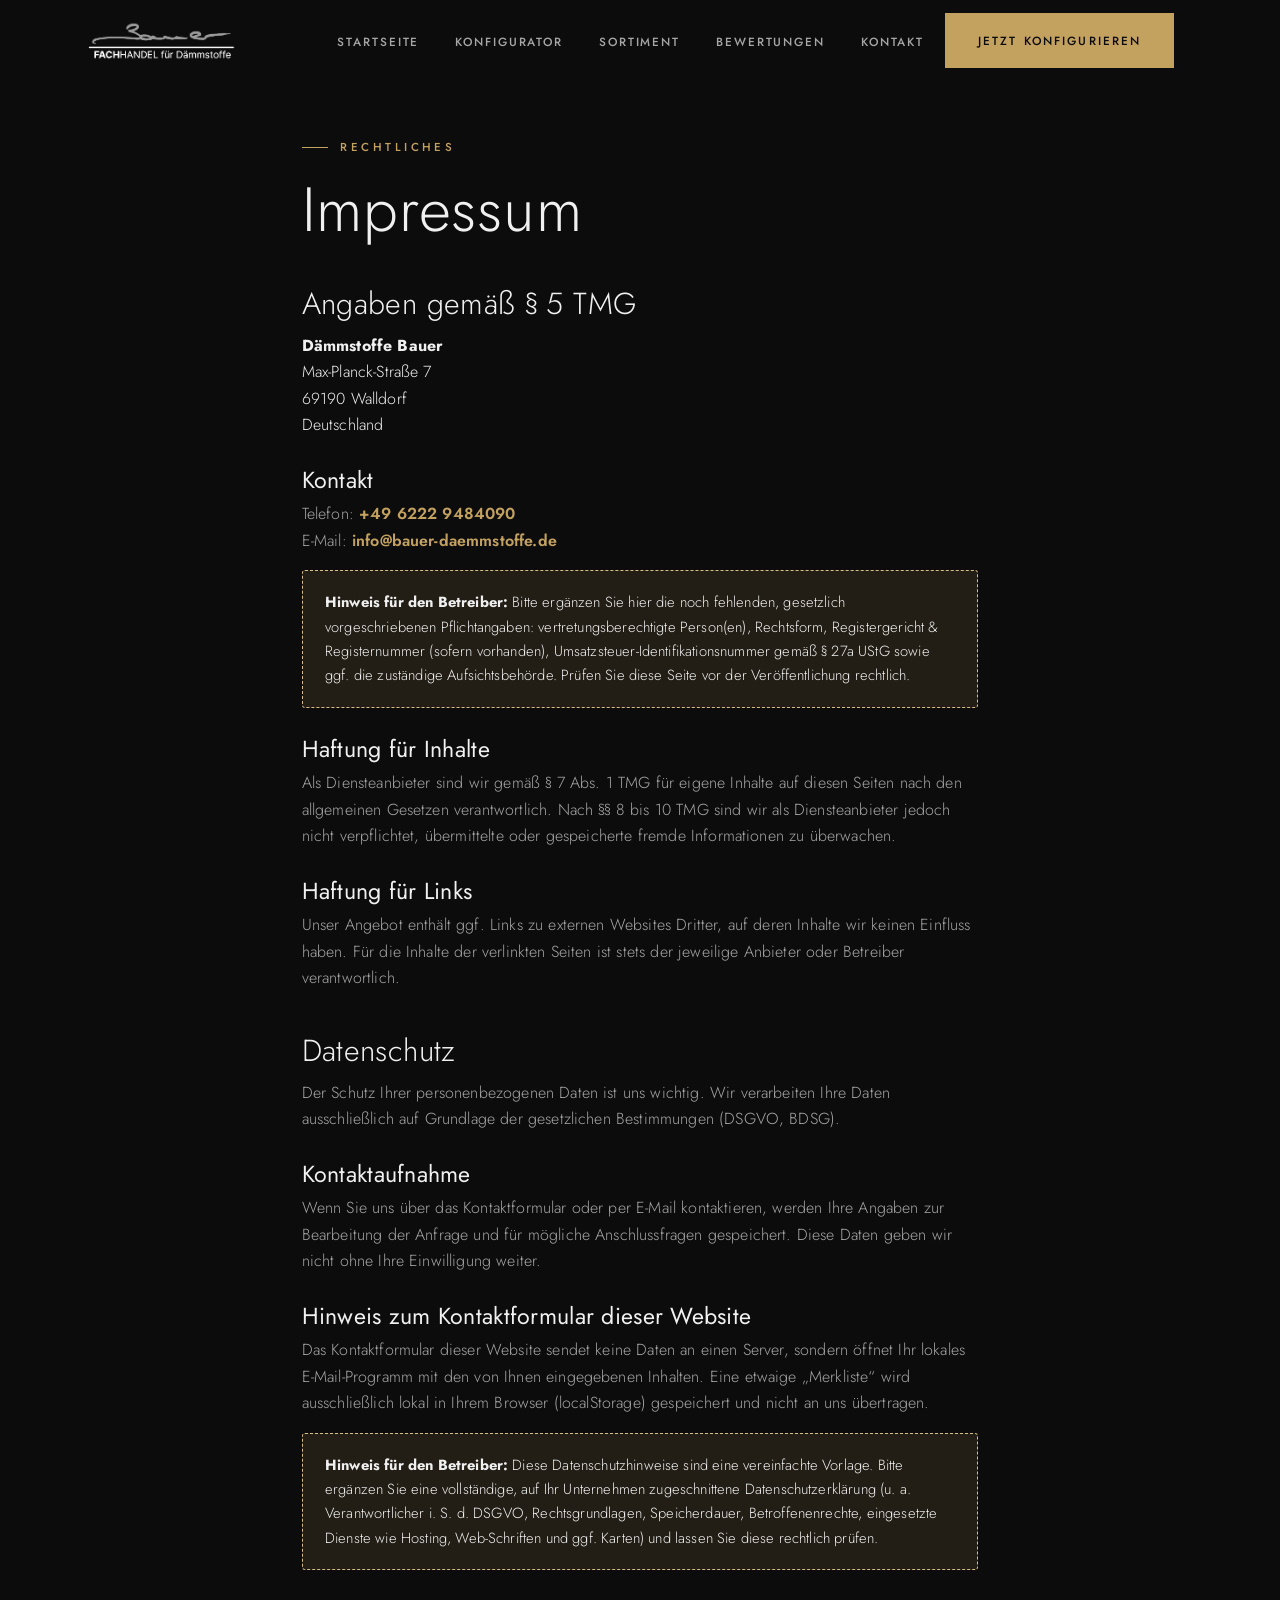
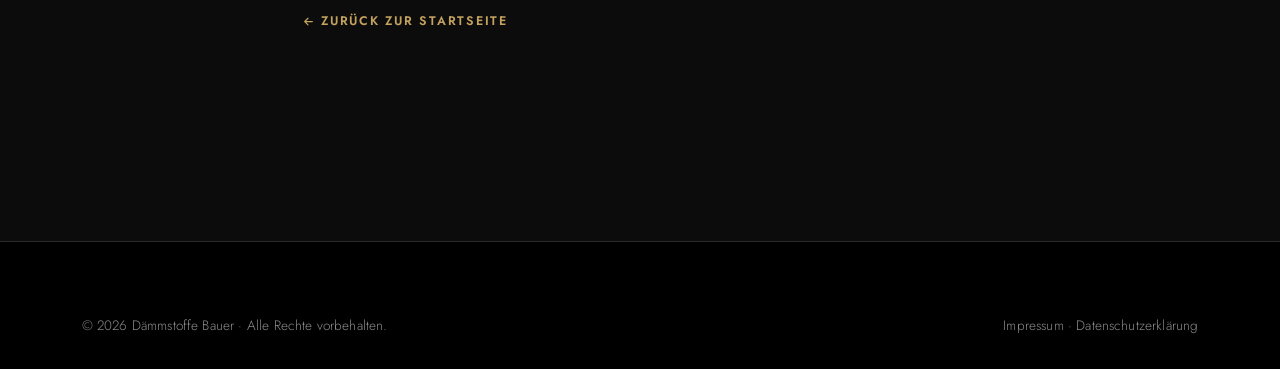
<file: impressum.html>
<!DOCTYPE html>
<html lang="de">
<head>
  <meta charset="UTF-8" />
  <meta name="viewport" content="width=device-width, initial-scale=1.0" />
  <title>Impressum &amp; Datenschutz · Dämmstoffe Bauer</title>
  <meta name="description" content="Impressum und Datenschutzhinweise von Dämmstoffe Bauer, Walldorf." />
  <meta name="theme-color" content="#0c0c0c" />
  <meta name="robots" content="noindex" />
  <link rel="icon" href="data:image/svg+xml,%3Csvg xmlns='http://www.w3.org/2000/svg' viewBox='0 0 24 24'%3E%3Crect width='24' height='24' rx='6' fill='%23121212'/%3E%3Cg fill='none' stroke='white' stroke-width='1.7' stroke-linecap='round' stroke-linejoin='round'%3E%3Cpath d='M5 11l7-5 7 5'/%3E%3Cpath d='M6.5 10v8h11v-8'/%3E%3Cpath d='M6.5 13h11M6.5 15.5h11'/%3E%3C/g%3E%3C/svg%3E" />
  <link rel="preconnect" href="https://fonts.googleapis.com" />
  <link rel="preconnect" href="https://fonts.gstatic.com" crossorigin />
  <link href="https://fonts.googleapis.com/css2?family=Jost:wght@300;400;500;600;700&display=swap" rel="stylesheet" />
  <link rel="stylesheet" href="css/style.css" />
  <style>
    .prose { max-width: 760px; }
    .prose h2 { margin-top: 2.6rem; margin-bottom: .8rem; font-size: clamp(1.4rem, 3vw, 1.9rem); }
    .prose h3 { margin-top: 1.8rem; margin-bottom: .5rem; }
    .prose p, .prose address { margin-bottom: 1rem; font-style: normal; }
    .prose a { color: var(--primary); font-weight: 600; }
    .note-box { background: var(--primary-soft); border: 1px dashed var(--leaf-300); border-radius: var(--radius); padding: 1.2rem 1.4rem; font-size: .92rem; }
  </style>
  <style>.preloader{position:fixed;inset:0;z-index:9999;display:grid;place-items:center;background:#0c0c0c}.preloader.is-hidden{opacity:0;visibility:hidden}html.no-preloader .preloader{display:none}</style>
  <script>(function(){try{var n=performance.getEntriesByType("navigation")[0];var t=n?n.type:((performance.navigation&&performance.navigation.type===1)?"reload":"navigate");var s=false;try{s=sessionStorage.getItem("db-pre")==="1";}catch(e){}var show=(t==="reload")||!s;try{sessionStorage.setItem("db-pre","1");}catch(e){}if(!show){document.documentElement.classList.add("no-preloader");}}catch(e){}})();</script>
</head>
<body>
  <!-- Ladebildschirm (zeigt sich bei jedem Seitenaufruf, blendet nach dem Laden aus) -->
  <div class="preloader" id="preloader" role="status" aria-label="Seite wird geladen">
    <div class="preloader__inner">
      <img class="preloader__logo" src="assets/img/logo.png" alt="Dämmstoffe Bauer" width="200" height="50" />
      <div class="preloader__bar"><span></span></div>
    </div>
  </div>
  <div class="scroll-progress" aria-hidden="true"></div>

  <header class="site-header">
    <div class="header-inner">
      <a class="brand" href="index.html" aria-label="Dämmstoffe Bauer – Startseite">
        <img class="brand-logo" src="assets/img/logo.png" alt="Dämmstoffe Bauer" width="184" height="46" />
      </a>
      <nav class="nav" id="mainnav" aria-label="Hauptnavigation">
        <ul class="nav__list">
          <li><a class="nav__link" href="index.html">Startseite</a></li>
          <li><a class="nav__link" href="konfigurator.html">Konfigurator</a></li>
          <li><a class="nav__link" href="sortiment.html">Sortiment</a></li>
          <li><a class="nav__link" href="index.html#referenzen">Bewertungen</a></li>
          <li><a class="nav__link" href="index.html#kontakt">Kontakt</a></li>
          <li><a class="btn btn--accent" href="konfigurator.html">Jetzt konfigurieren</a></li>
        </ul>
      </nav>
      <div class="header-actions">
        <button class="nav-toggle" aria-label="Menü öffnen" aria-expanded="false" aria-controls="mainnav"><span></span><span></span><span></span></button>
      </div>
    </div>
  </header>

  <main>
    <section class="section" style="padding-top:calc(var(--header-h) + 3rem)">
      <div class="container prose">
        <span class="eyebrow">Rechtliches</span>
        <h1 id="impressum">Impressum</h1>

        <h2>Angaben gemäß § 5 TMG</h2>
        <address>
          <strong>Dämmstoffe Bauer</strong><br />
          Max-Planck-Straße 7<br />
          69190 Walldorf<br />
          Deutschland
        </address>

        <h3>Kontakt</h3>
        <p>
          Telefon: <a href="tel:+4962229484090">+49 6222 9484090</a><br />
          E-Mail: <a href="mailto:info@bauer-daemmstoffe.de">info@bauer-daemmstoffe.de</a>
        </p>

        <div class="note-box">
          <strong>Hinweis für den Betreiber:</strong> Bitte ergänzen Sie hier die noch fehlenden, gesetzlich vorgeschriebenen Pflichtangaben:
          vertretungsberechtigte Person(en), Rechtsform, Registergericht &amp; Registernummer (sofern vorhanden), Umsatzsteuer-Identifikationsnummer
          gemäß § 27a UStG sowie ggf. die zuständige Aufsichtsbehörde. Prüfen Sie diese Seite vor der Veröffentlichung rechtlich.
        </div>

        <h3>Haftung für Inhalte</h3>
        <p>Als Diensteanbieter sind wir gemäß § 7 Abs. 1 TMG für eigene Inhalte auf diesen Seiten nach den allgemeinen Gesetzen verantwortlich. Nach §§ 8 bis 10 TMG sind wir als Diensteanbieter jedoch nicht verpflichtet, übermittelte oder gespeicherte fremde Informationen zu überwachen.</p>

        <h3>Haftung für Links</h3>
        <p>Unser Angebot enthält ggf. Links zu externen Websites Dritter, auf deren Inhalte wir keinen Einfluss haben. Für die Inhalte der verlinkten Seiten ist stets der jeweilige Anbieter oder Betreiber verantwortlich.</p>

        <h2 id="datenschutz">Datenschutz</h2>
        <p>Der Schutz Ihrer personenbezogenen Daten ist uns wichtig. Wir verarbeiten Ihre Daten ausschließlich auf Grundlage der gesetzlichen Bestimmungen (DSGVO, BDSG).</p>

        <h3>Kontaktaufnahme</h3>
        <p>Wenn Sie uns über das Kontaktformular oder per E-Mail kontaktieren, werden Ihre Angaben zur Bearbeitung der Anfrage und für mögliche Anschlussfragen gespeichert. Diese Daten geben wir nicht ohne Ihre Einwilligung weiter.</p>

        <h3>Hinweis zum Kontaktformular dieser Website</h3>
        <p>Das Kontaktformular dieser Website sendet keine Daten an einen Server, sondern öffnet Ihr lokales E-Mail-Programm mit den von Ihnen eingegebenen Inhalten. Eine etwaige „Merkliste“ wird ausschließlich lokal in Ihrem Browser (localStorage) gespeichert und nicht an uns übertragen.</p>

        <div class="note-box">
          <strong>Hinweis für den Betreiber:</strong> Diese Datenschutzhinweise sind eine vereinfachte Vorlage. Bitte ergänzen Sie eine vollständige, auf Ihr Unternehmen
          zugeschnittene Datenschutzerklärung (u.&nbsp;a. Verantwortlicher i.&nbsp;S.&nbsp;d. DSGVO, Rechtsgrundlagen, Speicherdauer, Betroffenenrechte,
          eingesetzte Dienste wie Hosting, Web-Schriften und ggf. Karten) und lassen Sie diese rechtlich prüfen.
        </div>

        <p style="margin-top:2.5rem"><a class="link-arrow" href="index.html"><svg viewBox="0 0 24 24" fill="none" stroke="currentColor" stroke-width="2.2" stroke-linecap="round" stroke-linejoin="round" style="transform:rotate(180deg)"><path d="M5 12h14M13 6l6 6-6 6"/></svg> Zurück zur Startseite</a></p>
      </div>
    </section>
  </main>

  <footer class="site-footer">
    <div class="container">
      <div class="footer-bottom" style="border-top:0;padding-top:0">
        <span>© <span data-year>2025</span> Dämmstoffe Bauer · Alle Rechte vorbehalten.</span>
        <span><a href="impressum.html">Impressum</a> · <a href="impressum.html#datenschutz">Datenschutzerklärung</a></span>
      </div>
    </div>
  </footer>

  <script src="js/main.js" defer></script>
</body>
</html>
</file>
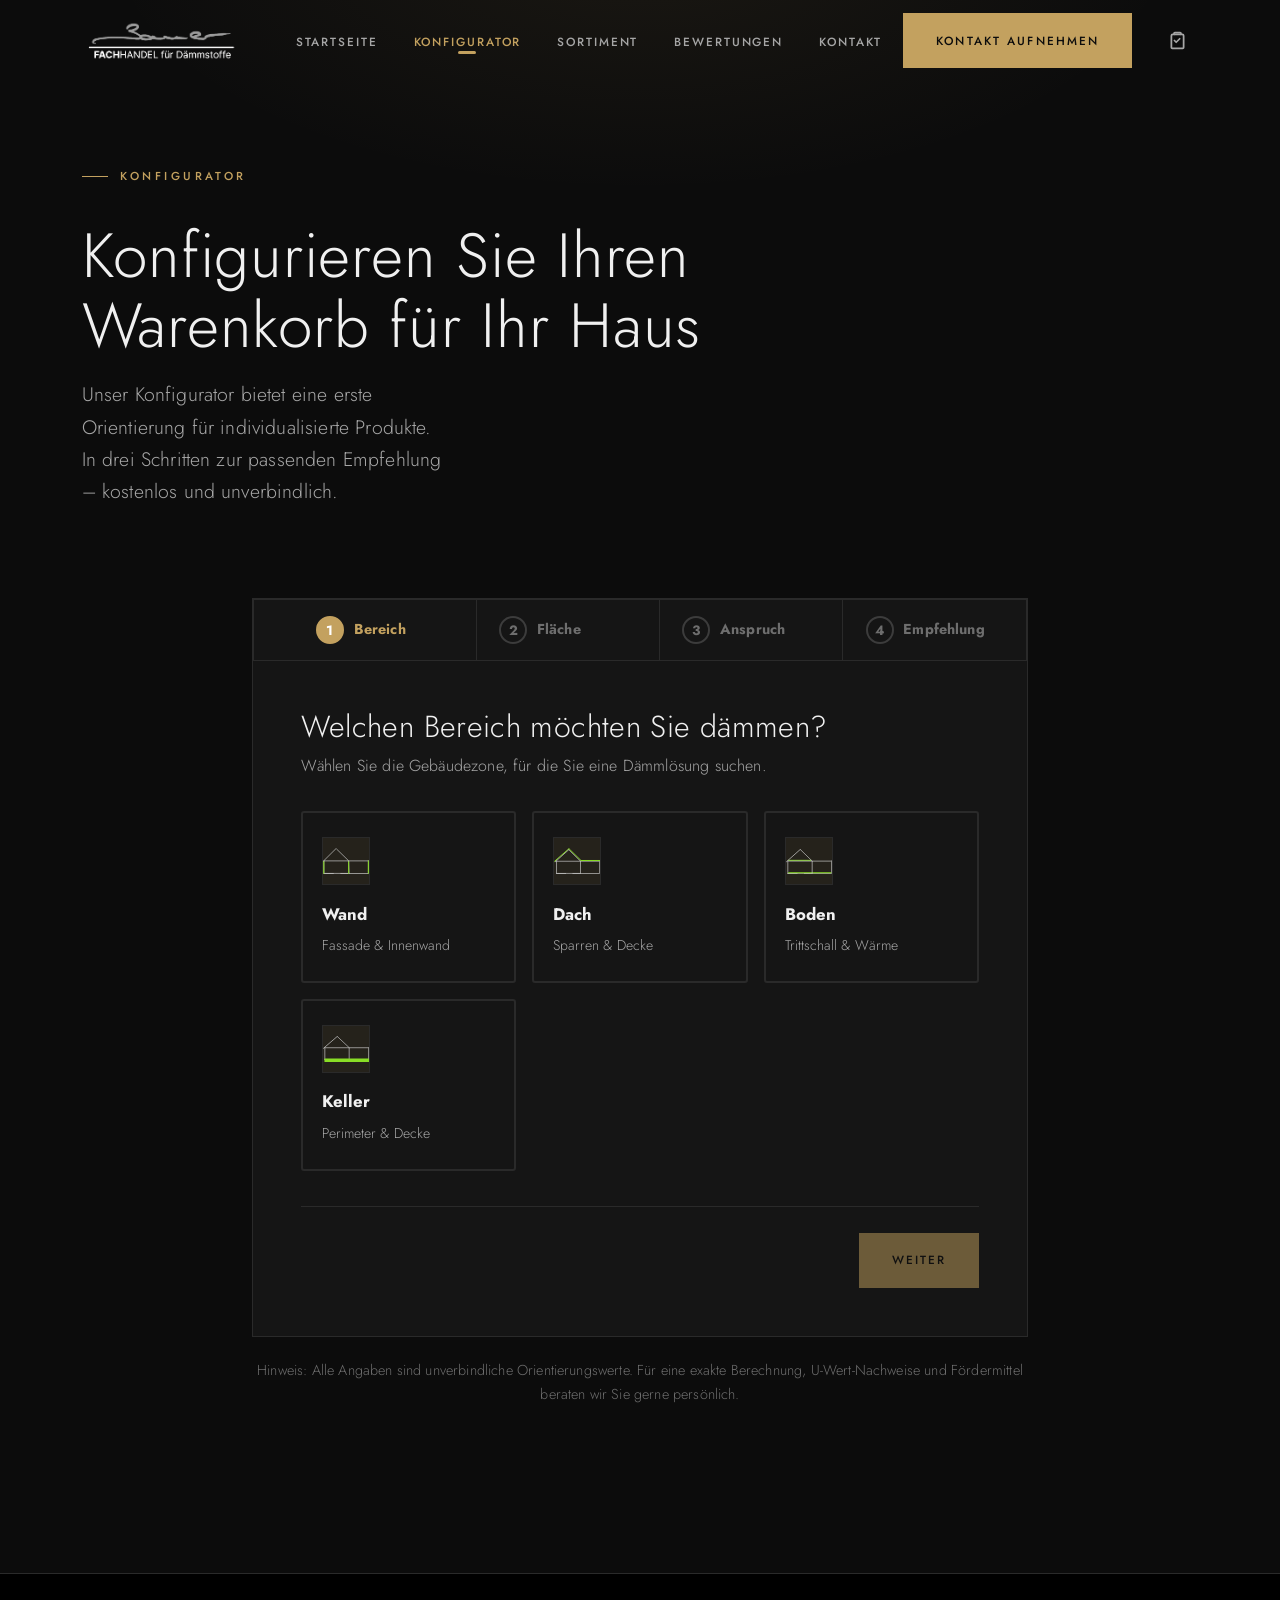
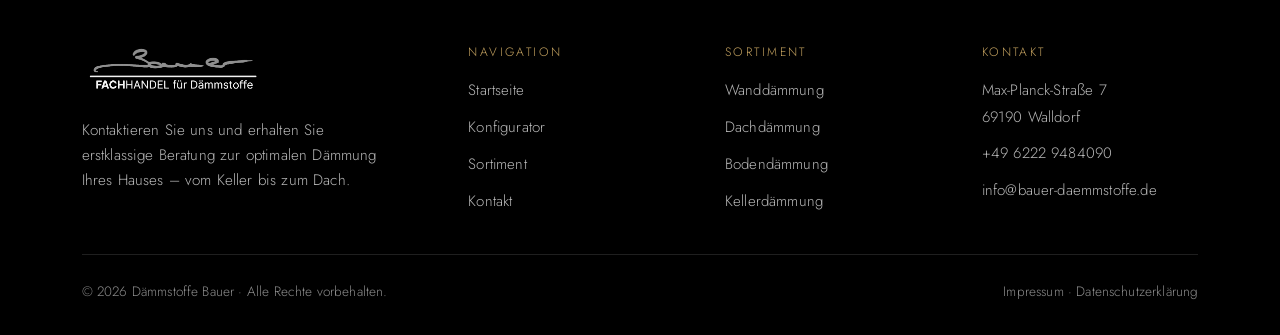
<file: konfigurator.html>
<!DOCTYPE html>
<html lang="de">
<head>
  <meta charset="UTF-8" />
  <meta name="viewport" content="width=device-width, initial-scale=1.0" />
  <title>Konfigurator · Dämmstoffe Bauer</title>
  <meta name="description" content="Der Dämmstoff-Konfigurator von Dämmstoffe Bauer: Bereich wählen, Fläche angeben und in drei Schritten eine passende Empfehlung mit Richtwerten erhalten." />
  <meta name="theme-color" content="#0c0c0c" />
  <link rel="icon" href="data:image/svg+xml,%3Csvg xmlns='http://www.w3.org/2000/svg' viewBox='0 0 24 24'%3E%3Crect width='24' height='24' rx='6' fill='%23121212'/%3E%3Cg fill='none' stroke='white' stroke-width='1.7' stroke-linecap='round' stroke-linejoin='round'%3E%3Cpath d='M5 11l7-5 7 5'/%3E%3Cpath d='M6.5 10v8h11v-8'/%3E%3Cpath d='M6.5 13h11M6.5 15.5h11'/%3E%3C/g%3E%3C/svg%3E" />
  <link rel="preconnect" href="https://fonts.googleapis.com" />
  <link rel="preconnect" href="https://fonts.gstatic.com" crossorigin />
  <link href="https://fonts.googleapis.com/css2?family=Jost:wght@300;400;500;600;700&display=swap" rel="stylesheet" />
  <link rel="stylesheet" href="css/style.css" />
  <style>.preloader{position:fixed;inset:0;z-index:9999;display:grid;place-items:center;background:#0c0c0c}.preloader.is-hidden{opacity:0;visibility:hidden}html.no-preloader .preloader{display:none}</style>
  <script>(function(){try{var n=performance.getEntriesByType("navigation")[0];var t=n?n.type:((performance.navigation&&performance.navigation.type===1)?"reload":"navigate");var s=false;try{s=sessionStorage.getItem("db-pre")==="1";}catch(e){}var show=(t==="reload")||!s;try{sessionStorage.setItem("db-pre","1");}catch(e){}if(!show){document.documentElement.classList.add("no-preloader");}}catch(e){}})();</script>
</head>
<body>
  <!-- Ladebildschirm (zeigt sich bei jedem Seitenaufruf, blendet nach dem Laden aus) -->
  <div class="preloader" id="preloader" role="status" aria-label="Seite wird geladen">
    <div class="preloader__inner">
      <img class="preloader__logo" src="assets/img/logo.png" alt="Dämmstoffe Bauer" width="200" height="50" />
      <div class="preloader__bar"><span></span></div>
    </div>
  </div>
  <div class="scroll-progress" aria-hidden="true"></div>

  <header class="site-header">
    <div class="header-inner">
      <a class="brand" href="index.html" aria-label="Dämmstoffe Bauer – Startseite">
        <img class="brand-logo" src="assets/img/logo.png" alt="Dämmstoffe Bauer" width="184" height="46" />
      </a>
      <nav class="nav" id="mainnav" aria-label="Hauptnavigation">
        <ul class="nav__list">
          <li><a class="nav__link" href="index.html">Startseite</a></li>
          <li><a class="nav__link is-active" href="konfigurator.html">Konfigurator</a></li>
          <li><a class="nav__link" href="sortiment.html">Sortiment</a></li>
          <li><a class="nav__link" href="index.html#referenzen">Bewertungen</a></li>
          <li><a class="nav__link" href="index.html#kontakt">Kontakt</a></li>
          <li><a class="btn btn--accent" href="index.html#kontakt">Kontakt aufnehmen</a></li>
        </ul>
      </nav>
      <div class="header-actions">
        <a class="icon-btn desktop-only" href="index.html#kontakt" aria-label="Merkliste / Anfrage ansehen">
          <svg viewBox="0 0 24 24" fill="none" stroke="currentColor" stroke-width="2" stroke-linecap="round" stroke-linejoin="round"><path d="M9 3h6a1 1 0 0 1 1 1v1h1.5A1.5 1.5 0 0 1 19 6.5V20a1 1 0 0 1-1 1H6a1 1 0 0 1-1-1V6.5A1.5 1.5 0 0 1 6.5 5H8V4a1 1 0 0 1 1-1z"/><path d="M9 5h6"/><path d="M8.5 12l2 2 4-4"/></svg>
          <span class="cart-count" aria-hidden="true">0</span>
        </a>
        <button class="nav-toggle" aria-label="Menü öffnen" aria-expanded="false" aria-controls="mainnav"><span></span><span></span><span></span></button>
      </div>
    </div>
  </header>

  <main>
    <section class="hero" style="padding-bottom:clamp(1.5rem,4vw,2.5rem)">
      <div class="hero__bg" aria-hidden="true"></div>
      <div class="container">
        <div class="section-head" style="max-width:760px">
          <span class="eyebrow">Konfigurator</span>
          <h1>Konfigurieren Sie Ihren Warenkorb für Ihr Haus</h1>
          <p class="lead" style="margin-top:1rem">Unser Konfigurator bietet eine erste Orientierung für individualisierte Produkte. In drei Schritten zur passenden Empfehlung – kostenlos und unverbindlich.</p>
        </div>
      </div>
    </section>

    <section style="padding-bottom:clamp(3rem,7vw,6rem)">
      <div class="container" style="max-width:860px">
        <div class="config-shell">
          <ol class="config-progress">
            <li class="active"><span class="dot">1</span><span class="label-text">Bereich</span></li>
            <li><span class="dot">2</span><span class="label-text">Fläche</span></li>
            <li><span class="dot">3</span><span class="label-text">Anspruch</span></li>
            <li><span class="dot">4</span><span class="label-text">Empfehlung</span></li>
          </ol>

          <div class="config-body">
            <!-- Step 1 -->
            <div class="config-step active">
              <h2>Welchen Bereich möchten Sie dämmen?</h2>
              <p>Wählen Sie die Gebäudezone, für die Sie eine Dämmlösung suchen.</p>
              <div class="choice-grid">
                <button type="button" class="choice" data-bereich="wand">
                  <span class="choice__icon"><img class="zone-ico" style="width:56px;height:34px;margin:0" src="assets/img/zones/walls.svg" alt="" aria-hidden="true" /></span>
                  <strong>Wand</strong><span>Fassade &amp; Innenwand</span>
                </button>
                <button type="button" class="choice" data-bereich="dach">
                  <span class="choice__icon"><img class="zone-ico" style="width:56px;height:34px;margin:0" src="assets/img/zones/roof.svg" alt="" aria-hidden="true" /></span>
                  <strong>Dach</strong><span>Sparren &amp; Decke</span>
                </button>
                <button type="button" class="choice" data-bereich="boden">
                  <span class="choice__icon"><img class="zone-ico" style="width:56px;height:34px;margin:0" src="assets/img/zones/floor.svg" alt="" aria-hidden="true" /></span>
                  <strong>Boden</strong><span>Trittschall &amp; Wärme</span>
                </button>
                <button type="button" class="choice" data-bereich="keller">
                  <span class="choice__icon"><img class="zone-ico" style="width:56px;height:34px;margin:0" src="assets/img/zones/basement.svg" alt="" aria-hidden="true" /></span>
                  <strong>Keller</strong><span>Perimeter &amp; Decke</span>
                </button>
              </div>
            </div>

            <!-- Step 2 -->
            <div class="config-step">
              <h2>Wie groß ist die Fläche?</h2>
              <p>Geben Sie die ungefähre Fläche in Quadratmetern an – den Verschnitt berücksichtigen wir automatisch.</p>
              <div class="field">
                <label for="cfgArea">Zu dämmende Fläche: <strong style="color:var(--primary)"><span id="cfgAreaVal">25</span> m²</strong></label>
                <div class="range-row">
                  <span style="font-weight:700;color:var(--ink-faint)">5</span>
                  <input type="range" id="cfgArea" min="5" max="300" step="1" value="25" />
                  <span style="font-weight:700;color:var(--ink-faint)">300</span>
                </div>
              </div>
              <p style="font-size:.9rem;color:var(--ink-faint)">Tipp: Sie kennen die Fläche noch nicht genau? Eine grobe Schätzung genügt für die erste Orientierung.</p>
            </div>

            <!-- Step 3 -->
            <div class="config-step">
              <h2>Welcher Anspruch passt zu Ihnen?</h2>
              <p>Von solide und preisbewusst bis ökologisch – wir richten die Empfehlung danach aus.</p>
              <div class="choice-grid">
                <button type="button" class="choice" data-anspruch="standard">
                  <span class="choice__icon"><svg viewBox="0 0 24 24" fill="none" stroke="currentColor" stroke-width="1.9" stroke-linecap="round" stroke-linejoin="round"><path d="M12 2 4 6v6c0 5 3.5 8 8 10 4.5-2 8-5 8-10V6z"/></svg></span>
                  <strong>Standard</strong><span>Solide &amp; preisbewusst</span><span class="choice__price">€ · gutes Preis-Leistung</span>
                </button>
                <button type="button" class="choice" data-anspruch="premium">
                  <span class="choice__icon"><svg viewBox="0 0 24 24" fill="none" stroke="currentColor" stroke-width="1.9" stroke-linecap="round" stroke-linejoin="round"><path d="m12 2 2.9 6.3 6.8.8-5 4.7 1.3 6.7L12 18l-6 3.5 1.3-6.7-5-4.7 6.8-.8z"/></svg></span>
                  <strong>Premium</strong><span>Beste Dämmwerte</span><span class="choice__price">€€ · top Effizienz</span>
                </button>
                <button type="button" class="choice" data-anspruch="oeko">
                  <span class="choice__icon"><svg viewBox="0 0 24 24" fill="none" stroke="currentColor" stroke-width="1.9" stroke-linecap="round" stroke-linejoin="round"><path d="M11 20A7 7 0 0 1 4 13c0-5 6-9 6-9s.8 3 3 5 4 3 4 6a6 6 0 0 1-6 5z"/><path d="M11 20c0-4 2-7 5-9"/></svg></span>
                  <strong>Ökologisch</strong><span>Naturdämmstoffe</span><span class="choice__price">€€€ · nachhaltig</span>
                </button>
              </div>
            </div>

            <!-- Step 4 -->
            <div class="config-step">
              <div id="resultArea"></div>
            </div>

            <div class="config-nav">
              <button class="btn btn--ghost" id="cfgBack" type="button">
                <svg viewBox="0 0 24 24" fill="none" stroke="currentColor" stroke-width="2.2" stroke-linecap="round" stroke-linejoin="round"><path d="M19 12H5M11 6l-6 6 6 6"/></svg>
                Zurück
              </button>
              <button class="btn" id="cfgNext" type="button">Weiter
                <svg viewBox="0 0 24 24" fill="none" stroke="currentColor" stroke-width="2.2" stroke-linecap="round" stroke-linejoin="round"><path d="M5 12h14M13 6l6 6-6 6"/></svg>
              </button>
            </div>
          </div>
        </div>

        <p style="text-align:center;margin-top:1.4rem;font-size:.9rem;color:var(--ink-faint)">
          Hinweis: Alle Angaben sind unverbindliche Orientierungswerte. Für eine exakte Berechnung, U-Wert-Nachweise und Fördermittel beraten wir Sie gerne persönlich.
        </p>
      </div>
    </section>
  </main>

  <footer class="site-footer">
    <div class="container">
      <div class="footer-grid">
        <div>
          <a class="brand" href="index.html">
            <img class="brand-logo" src="assets/img/logo.png" alt="Dämmstoffe Bauer" width="184" height="46" />
          </a>
          <p class="footer-about">Kontaktieren Sie uns und erhalten Sie erstklassige Beratung zur optimalen Dämmung Ihres Hauses – vom Keller bis zum Dach.</p>
        </div>
        <div class="footer-col">
          <h4>Navigation</h4>
          <ul>
            <li><a href="index.html">Startseite</a></li>
            <li><a href="konfigurator.html">Konfigurator</a></li>
            <li><a href="sortiment.html">Sortiment</a></li>
            <li><a href="index.html#kontakt">Kontakt</a></li>
          </ul>
        </div>
        <div class="footer-col">
          <h4>Sortiment</h4>
          <ul>
            <li><a href="sortiment.html?cat=wand">Wanddämmung</a></li>
            <li><a href="sortiment.html?cat=dach">Dachdämmung</a></li>
            <li><a href="sortiment.html?cat=boden">Bodendämmung</a></li>
            <li><a href="sortiment.html?cat=keller">Kellerdämmung</a></li>
          </ul>
        </div>
        <div class="footer-col">
          <h4>Kontakt</h4>
          <ul>
            <li><a href="https://www.google.com/maps/search/?api=1&query=Max-Planck-Stra%C3%9Fe+7+69190+Walldorf" target="_blank" rel="noopener">Max-Planck-Straße 7<br />69190 Walldorf</a></li>
            <li><a href="tel:+4962229484090">+49 6222 9484090</a></li>
            <li><a href="mailto:info@bauer-daemmstoffe.de">info@bauer-daemmstoffe.de</a></li>
          </ul>
        </div>
      </div>
      <div class="footer-bottom">
        <span>© <span data-year>2025</span> Dämmstoffe Bauer · Alle Rechte vorbehalten.</span>
        <span><a href="impressum.html">Impressum</a> · <a href="impressum.html#datenschutz">Datenschutzerklärung</a></span>
      </div>
    </div>
  </footer>

  <script src="js/main.js" defer></script>
  <script src="js/konfigurator.js" defer></script>
</body>
</html>
</file>
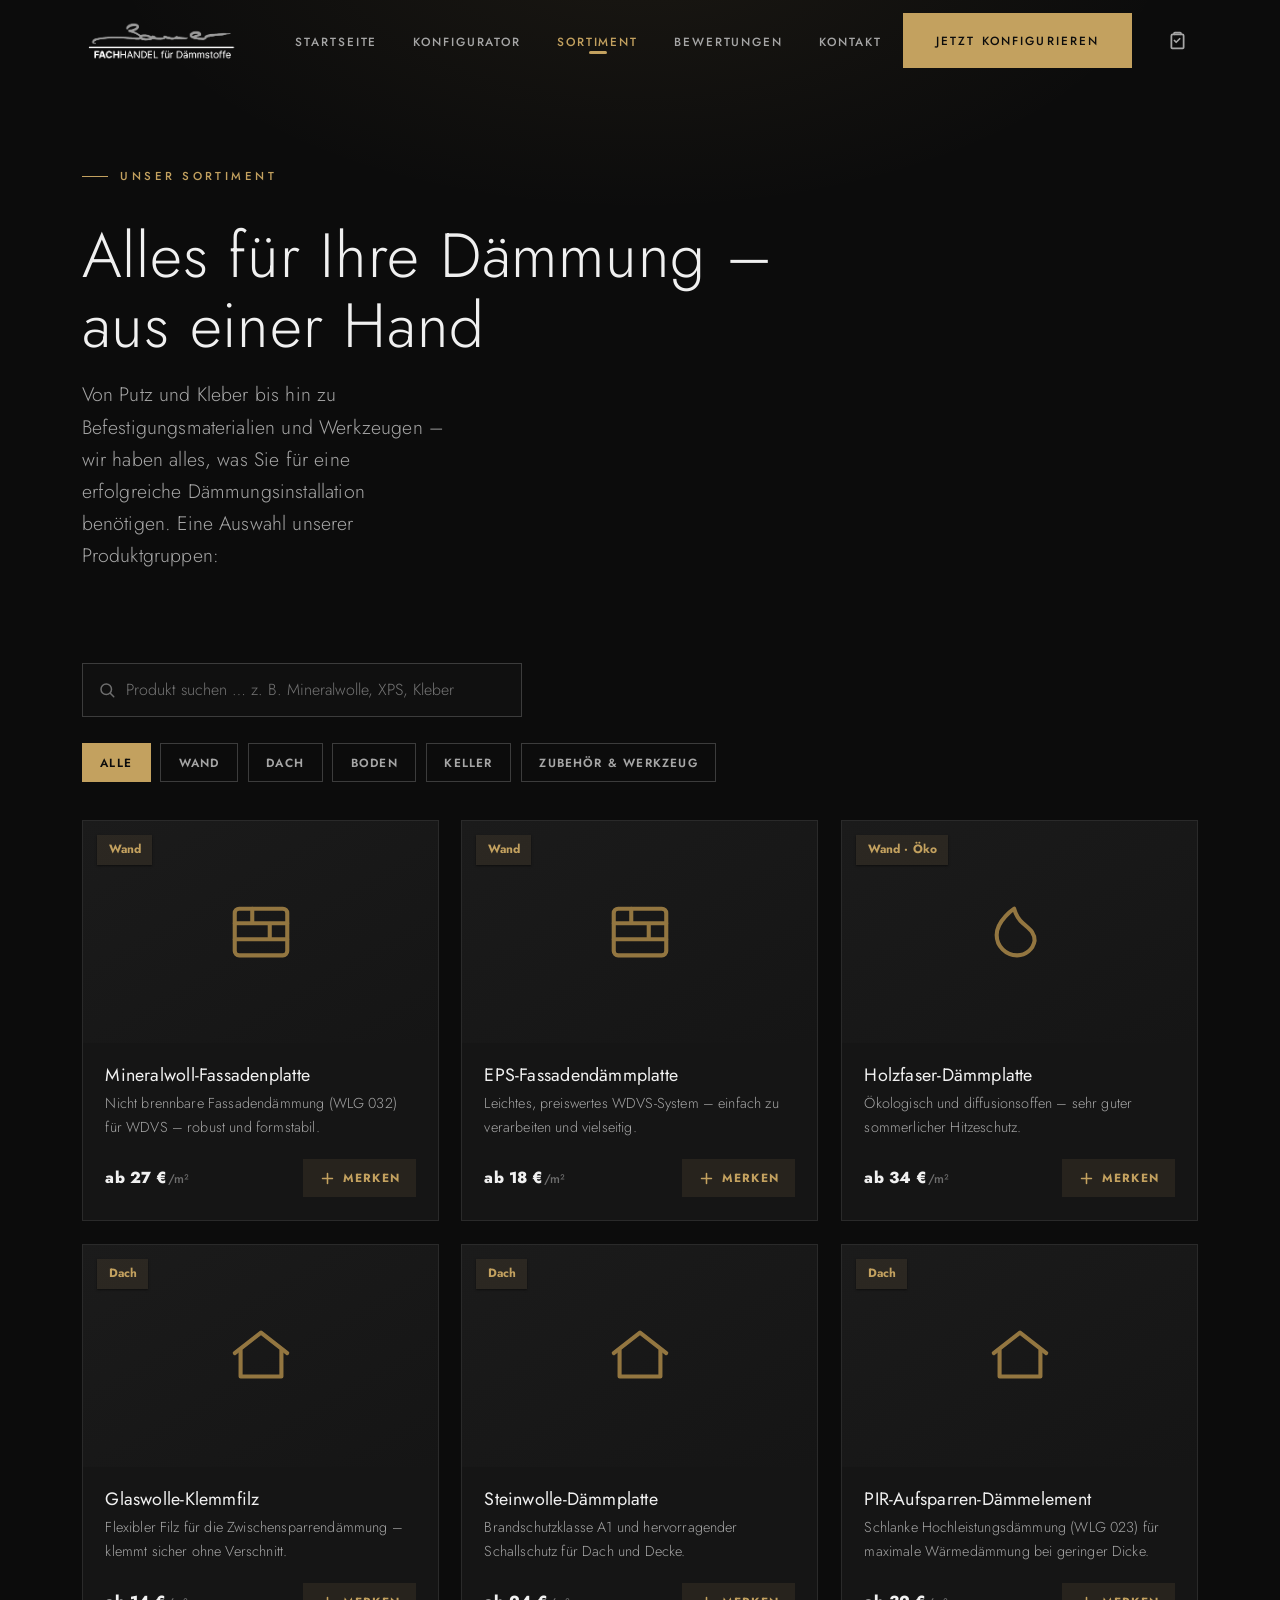
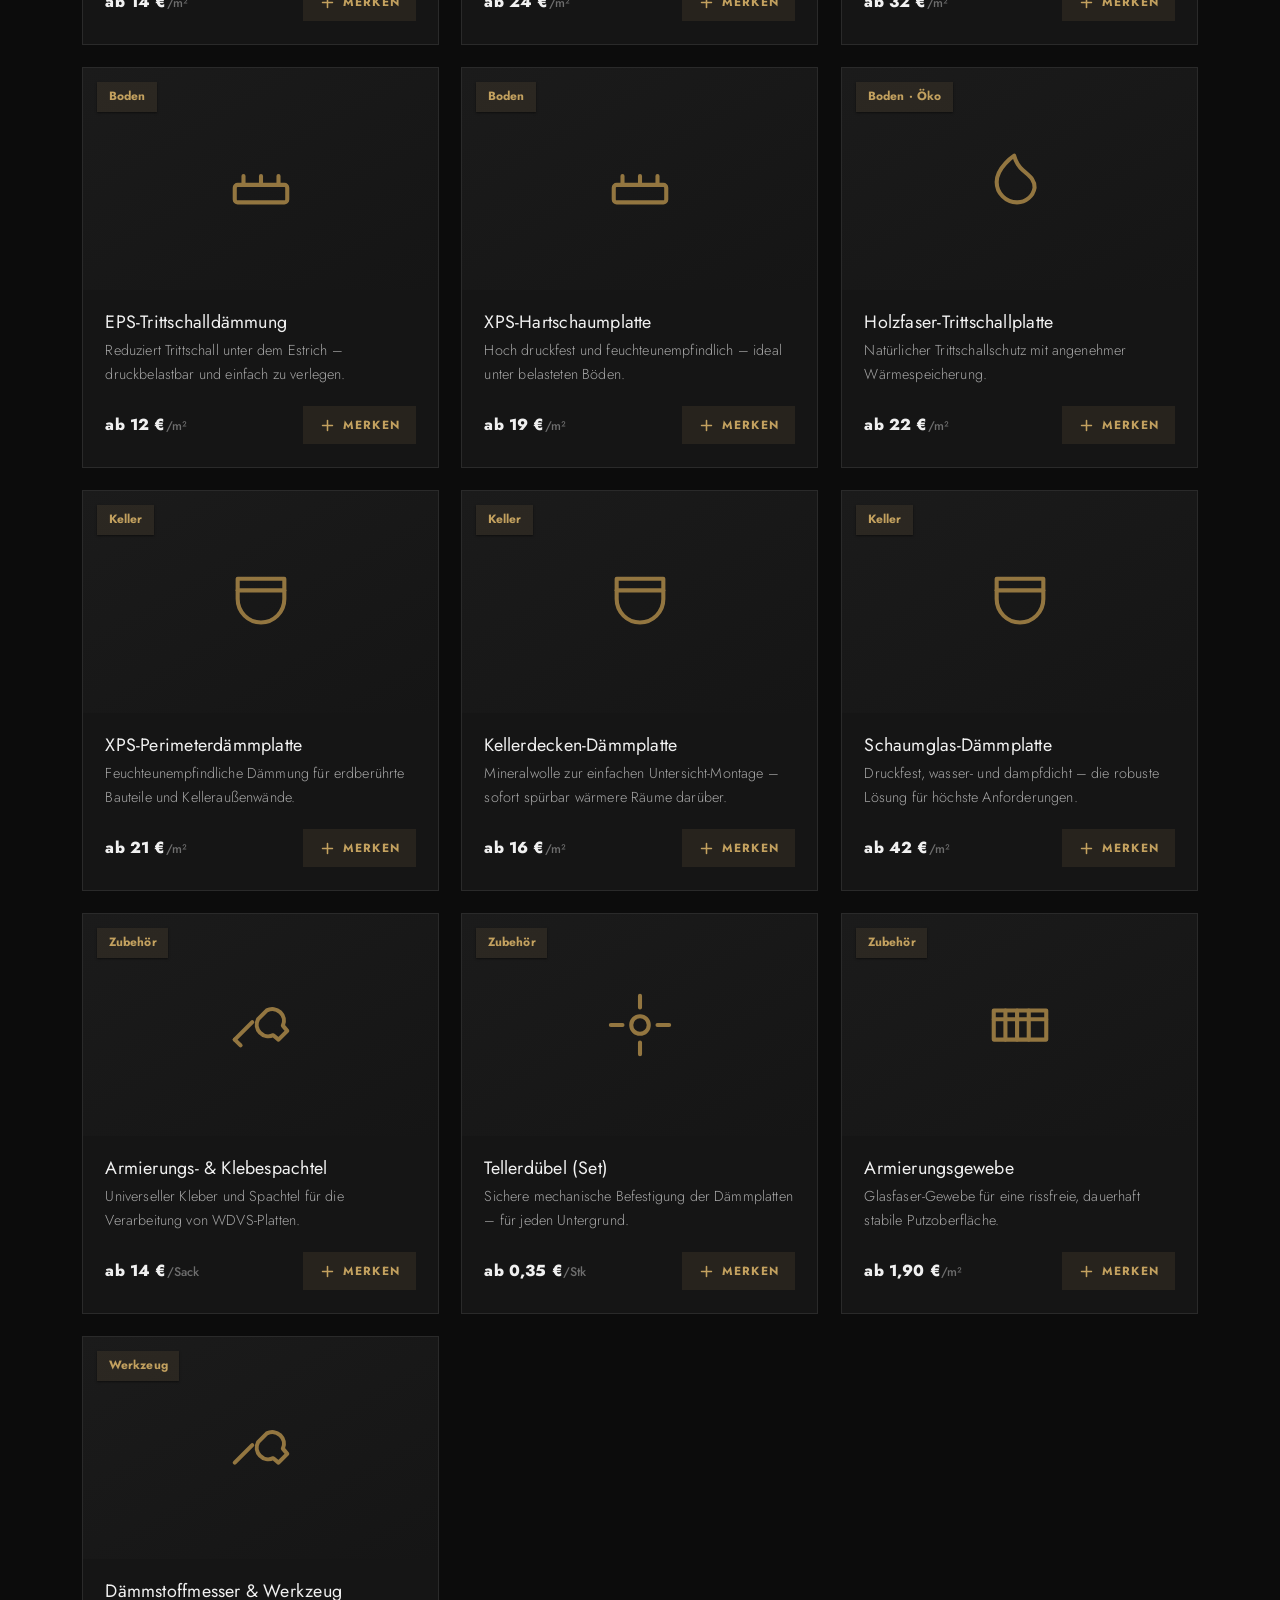
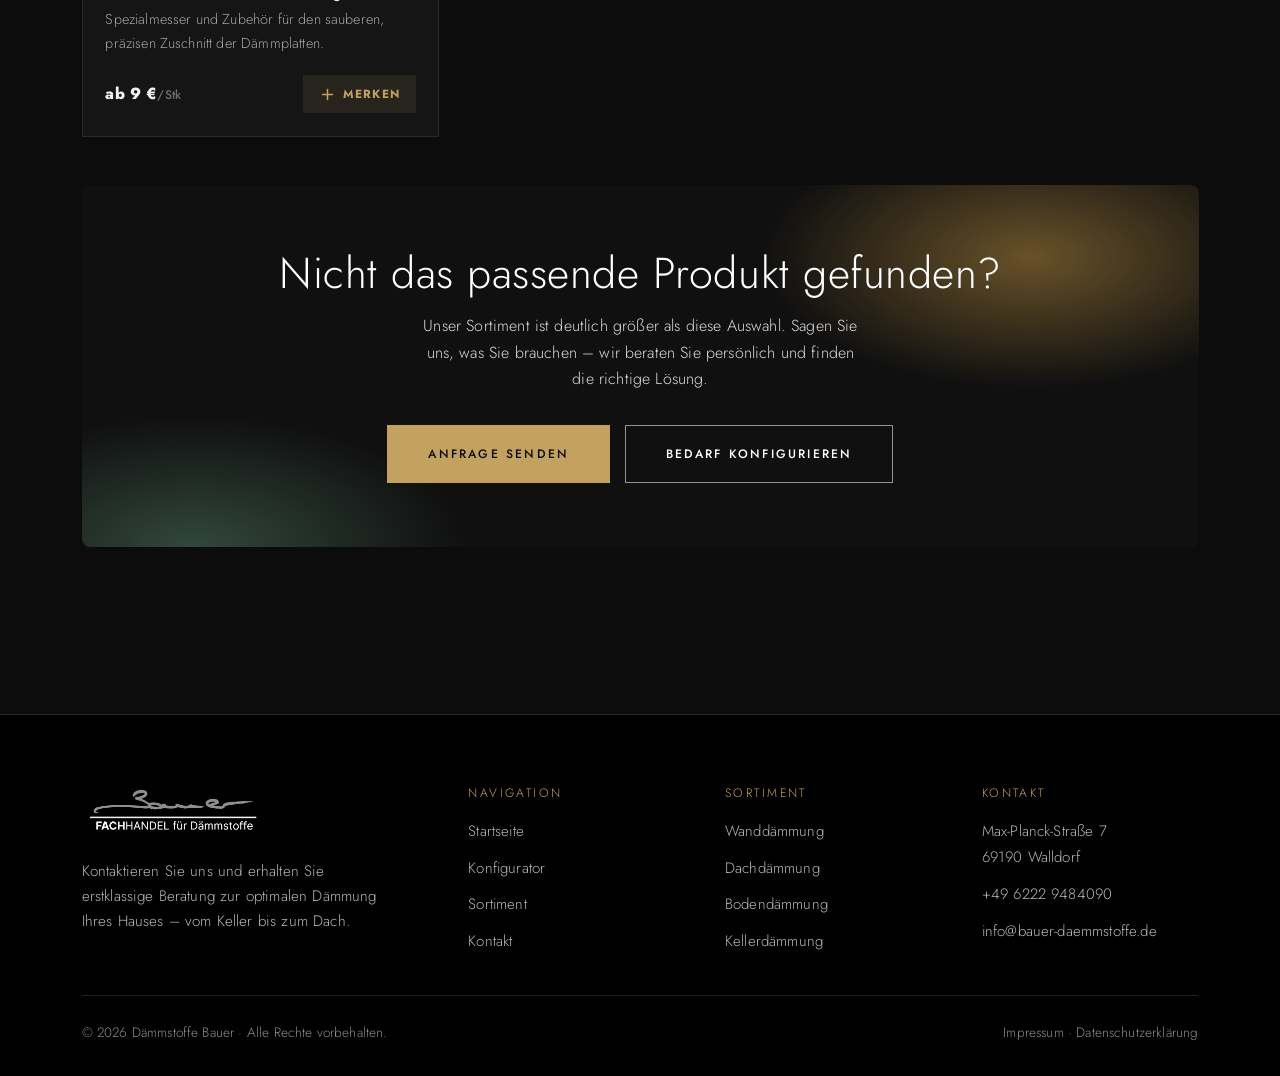
<file: sortiment.html>
<!DOCTYPE html>
<html lang="de">
<head>
  <meta charset="UTF-8" />
  <meta name="viewport" content="width=device-width, initial-scale=1.0" />
  <title>Sortiment · Dämmstoffe Bauer</title>
  <meta name="description" content="Das Sortiment von Dämmstoffe Bauer: Dämmstoffe für Wand, Dach, Boden und Keller sowie Putz, Kleber, Befestigung und Werkzeug – alles aus einer Hand in Walldorf." />
  <meta name="theme-color" content="#0c0c0c" />
  <link rel="icon" href="data:image/svg+xml,%3Csvg xmlns='http://www.w3.org/2000/svg' viewBox='0 0 24 24'%3E%3Crect width='24' height='24' rx='6' fill='%23121212'/%3E%3Cg fill='none' stroke='white' stroke-width='1.7' stroke-linecap='round' stroke-linejoin='round'%3E%3Cpath d='M5 11l7-5 7 5'/%3E%3Cpath d='M6.5 10v8h11v-8'/%3E%3Cpath d='M6.5 13h11M6.5 15.5h11'/%3E%3C/g%3E%3C/svg%3E" />
  <link rel="preconnect" href="https://fonts.googleapis.com" />
  <link rel="preconnect" href="https://fonts.gstatic.com" crossorigin />
  <link href="https://fonts.googleapis.com/css2?family=Jost:wght@300;400;500;600;700&display=swap" rel="stylesheet" />
  <link rel="stylesheet" href="css/style.css" />
  <style>.preloader{position:fixed;inset:0;z-index:9999;display:grid;place-items:center;background:#0c0c0c}.preloader.is-hidden{opacity:0;visibility:hidden}html.no-preloader .preloader{display:none}</style>
  <script>(function(){try{var n=performance.getEntriesByType("navigation")[0];var t=n?n.type:((performance.navigation&&performance.navigation.type===1)?"reload":"navigate");var s=false;try{s=sessionStorage.getItem("db-pre")==="1";}catch(e){}var show=(t==="reload")||!s;try{sessionStorage.setItem("db-pre","1");}catch(e){}if(!show){document.documentElement.classList.add("no-preloader");}}catch(e){}})();</script>
</head>
<body>
  <!-- Ladebildschirm (zeigt sich bei jedem Seitenaufruf, blendet nach dem Laden aus) -->
  <div class="preloader" id="preloader" role="status" aria-label="Seite wird geladen">
    <div class="preloader__inner">
      <img class="preloader__logo" src="assets/img/logo.png" alt="Dämmstoffe Bauer" width="200" height="50" />
      <div class="preloader__bar"><span></span></div>
    </div>
  </div>
  <div class="scroll-progress" aria-hidden="true"></div>

  <header class="site-header">
    <div class="header-inner">
      <a class="brand" href="index.html" aria-label="Dämmstoffe Bauer – Startseite">
        <img class="brand-logo" src="assets/img/logo.png" alt="Dämmstoffe Bauer" width="184" height="46" />
      </a>
      <nav class="nav" id="mainnav" aria-label="Hauptnavigation">
        <ul class="nav__list">
          <li><a class="nav__link" href="index.html">Startseite</a></li>
          <li><a class="nav__link" href="konfigurator.html">Konfigurator</a></li>
          <li><a class="nav__link is-active" href="sortiment.html">Sortiment</a></li>
          <li><a class="nav__link" href="index.html#referenzen">Bewertungen</a></li>
          <li><a class="nav__link" href="index.html#kontakt">Kontakt</a></li>
          <li><a class="btn btn--accent" href="konfigurator.html">Jetzt konfigurieren</a></li>
        </ul>
      </nav>
      <div class="header-actions">
        <a class="icon-btn desktop-only" href="index.html#kontakt" aria-label="Merkliste / Anfrage ansehen">
          <svg viewBox="0 0 24 24" fill="none" stroke="currentColor" stroke-width="2" stroke-linecap="round" stroke-linejoin="round"><path d="M9 3h6a1 1 0 0 1 1 1v1h1.5A1.5 1.5 0 0 1 19 6.5V20a1 1 0 0 1-1 1H6a1 1 0 0 1-1-1V6.5A1.5 1.5 0 0 1 6.5 5H8V4a1 1 0 0 1 1-1z"/><path d="M9 5h6"/><path d="M8.5 12l2 2 4-4"/></svg>
          <span class="cart-count" aria-hidden="true">0</span>
        </a>
        <button class="nav-toggle" aria-label="Menü öffnen" aria-expanded="false" aria-controls="mainnav"><span></span><span></span><span></span></button>
      </div>
    </div>
  </header>

  <main>
    <section class="hero" style="padding-bottom:clamp(1.5rem,4vw,2.5rem)">
      <div class="hero__bg" aria-hidden="true"></div>
      <div class="container">
        <div class="section-head" style="max-width:760px">
          <span class="eyebrow">Unser Sortiment</span>
          <h1>Alles für Ihre Dämmung – aus einer Hand</h1>
          <p class="lead" style="margin-top:1rem">Von Putz und Kleber bis hin zu Befestigungsmaterialien und Werkzeugen – wir haben alles, was Sie für eine erfolgreiche Dämmungsinstallation benötigen. Eine Auswahl unserer Produktgruppen:</p>
        </div>
      </div>
    </section>

    <section style="padding-bottom:clamp(3rem,7vw,6rem)">
      <div class="container">
        <div class="search-box">
          <svg viewBox="0 0 24 24" fill="none" stroke="currentColor" stroke-width="2" stroke-linecap="round" stroke-linejoin="round"><circle cx="11" cy="11" r="7"/><path d="m21 21-4.3-4.3"/></svg>
          <input type="search" id="productSearch" placeholder="Produkt suchen … z. B. Mineralwolle, XPS, Kleber" aria-label="Produkte durchsuchen" />
        </div>
        <div class="filter-bar" role="group" aria-label="Sortiment filtern">
          <button class="chip active" data-filter="all" aria-pressed="true">Alle</button>
          <button class="chip" data-filter="wand" aria-pressed="false">Wand</button>
          <button class="chip" data-filter="dach" aria-pressed="false">Dach</button>
          <button class="chip" data-filter="boden" aria-pressed="false">Boden</button>
          <button class="chip" data-filter="keller" aria-pressed="false">Keller</button>
          <button class="chip" data-filter="zubehoer" aria-pressed="false">Zubehör &amp; Werkzeug</button>
        </div>

        <div class="product-grid">
          <!-- WAND -->
          <article class="product reveal" data-cat="wand">
            <div class="product__visual"><span class="product__tag">Wand</span><svg viewBox="0 0 24 24" fill="none" stroke="currentColor" stroke-width="1.4" stroke-linecap="round" stroke-linejoin="round"><rect x="3" y="4" width="18" height="16" rx="1.5"/><path d="M3 9h18M3 14.5h18M9 4v5M15 9v5.5"/></svg></div>
            <div class="product__body">
              <h3>Mineralwoll-Fassadenplatte</h3>
              <p>Nicht brennbare Fassadendämmung (WLG 032) für WDVS – robust und formstabil.</p>
              <div class="product__foot">
                <span class="product__price">ab 27&nbsp;€<small>/m²</small></span>
                <button class="add-btn" data-add="p-mw-fassade" data-name="Mineralwoll-Fassadenplatte"><svg viewBox="0 0 24 24" fill="none" stroke="currentColor" stroke-width="2.2" stroke-linecap="round" stroke-linejoin="round"><path d="M12 5v14M5 12h14"/></svg><span class="add-label">Merken</span></button>
              </div>
            </div>
          </article>
          <article class="product reveal" data-cat="wand">
            <div class="product__visual"><span class="product__tag">Wand</span><svg viewBox="0 0 24 24" fill="none" stroke="currentColor" stroke-width="1.4" stroke-linecap="round" stroke-linejoin="round"><rect x="3" y="4" width="18" height="16" rx="1.5"/><path d="M3 9h18M3 14.5h18M9 4v5M15 9v5.5"/></svg></div>
            <div class="product__body">
              <h3>EPS-Fassadendämmplatte</h3>
              <p>Leichtes, preiswertes WDVS-System – einfach zu verarbeiten und vielseitig.</p>
              <div class="product__foot">
                <span class="product__price">ab 18&nbsp;€<small>/m²</small></span>
                <button class="add-btn" data-add="p-eps-fassade" data-name="EPS-Fassadendämmplatte"><svg viewBox="0 0 24 24" fill="none" stroke="currentColor" stroke-width="2.2" stroke-linecap="round" stroke-linejoin="round"><path d="M12 5v14M5 12h14"/></svg><span class="add-label">Merken</span></button>
              </div>
            </div>
          </article>
          <article class="product reveal" data-cat="wand">
            <div class="product__visual"><span class="product__tag">Wand · Öko</span><svg viewBox="0 0 24 24" fill="none" stroke="currentColor" stroke-width="1.4" stroke-linecap="round" stroke-linejoin="round"><path d="M11 20A7 7 0 0 1 4 13c0-5 6-9 6-9s.8 3 3 5 4 3 4 6a6 6 0 0 1-6 5z"/></svg></div>
            <div class="product__body">
              <h3>Holzfaser-Dämmplatte</h3>
              <p>Ökologisch und diffusionsoffen – sehr guter sommerlicher Hitzeschutz.</p>
              <div class="product__foot">
                <span class="product__price">ab 34&nbsp;€<small>/m²</small></span>
                <button class="add-btn" data-add="p-holzfaser-wand" data-name="Holzfaser-Dämmplatte (Wand)"><svg viewBox="0 0 24 24" fill="none" stroke="currentColor" stroke-width="2.2" stroke-linecap="round" stroke-linejoin="round"><path d="M12 5v14M5 12h14"/></svg><span class="add-label">Merken</span></button>
              </div>
            </div>
          </article>

          <!-- DACH -->
          <article class="product reveal" data-cat="dach">
            <div class="product__visual"><span class="product__tag">Dach</span><svg viewBox="0 0 24 24" fill="none" stroke="currentColor" stroke-width="1.4" stroke-linecap="round" stroke-linejoin="round"><path d="M3 11 12 4l9 7"/><path d="M5 10v9h14v-9"/></svg></div>
            <div class="product__body">
              <h3>Glaswolle-Klemmfilz</h3>
              <p>Flexibler Filz für die Zwischensparrendämmung – klemmt sicher ohne Verschnitt.</p>
              <div class="product__foot">
                <span class="product__price">ab 14&nbsp;€<small>/m²</small></span>
                <button class="add-btn" data-add="p-glaswolle-dach" data-name="Glaswolle-Klemmfilz"><svg viewBox="0 0 24 24" fill="none" stroke="currentColor" stroke-width="2.2" stroke-linecap="round" stroke-linejoin="round"><path d="M12 5v14M5 12h14"/></svg><span class="add-label">Merken</span></button>
              </div>
            </div>
          </article>
          <article class="product reveal" data-cat="dach">
            <div class="product__visual"><span class="product__tag">Dach</span><svg viewBox="0 0 24 24" fill="none" stroke="currentColor" stroke-width="1.4" stroke-linecap="round" stroke-linejoin="round"><path d="M3 11 12 4l9 7"/><path d="M5 10v9h14v-9"/></svg></div>
            <div class="product__body">
              <h3>Steinwolle-Dämmplatte</h3>
              <p>Brandschutzklasse A1 und hervorragender Schallschutz für Dach und Decke.</p>
              <div class="product__foot">
                <span class="product__price">ab 24&nbsp;€<small>/m²</small></span>
                <button class="add-btn" data-add="p-steinwolle-dach" data-name="Steinwolle-Dämmplatte"><svg viewBox="0 0 24 24" fill="none" stroke="currentColor" stroke-width="2.2" stroke-linecap="round" stroke-linejoin="round"><path d="M12 5v14M5 12h14"/></svg><span class="add-label">Merken</span></button>
              </div>
            </div>
          </article>
          <article class="product reveal" data-cat="dach">
            <div class="product__visual"><span class="product__tag">Dach</span><svg viewBox="0 0 24 24" fill="none" stroke="currentColor" stroke-width="1.4" stroke-linecap="round" stroke-linejoin="round"><path d="M3 11 12 4l9 7"/><path d="M5 10v9h14v-9"/></svg></div>
            <div class="product__body">
              <h3>PIR-Aufsparren-Dämmelement</h3>
              <p>Schlanke Hochleistungsdämmung (WLG 023) für maximale Wärmedämmung bei geringer Dicke.</p>
              <div class="product__foot">
                <span class="product__price">ab 32&nbsp;€<small>/m²</small></span>
                <button class="add-btn" data-add="p-pir-dach" data-name="PIR-Aufsparren-Dämmelement"><svg viewBox="0 0 24 24" fill="none" stroke="currentColor" stroke-width="2.2" stroke-linecap="round" stroke-linejoin="round"><path d="M12 5v14M5 12h14"/></svg><span class="add-label">Merken</span></button>
              </div>
            </div>
          </article>

          <!-- BODEN -->
          <article class="product reveal" data-cat="boden">
            <div class="product__visual"><span class="product__tag">Boden</span><svg viewBox="0 0 24 24" fill="none" stroke="currentColor" stroke-width="1.4" stroke-linecap="round" stroke-linejoin="round"><rect x="3" y="14" width="18" height="6" rx="1"/><path d="M6 14v-3M12 14v-3M18 14v-3"/></svg></div>
            <div class="product__body">
              <h3>EPS-Trittschalldämmung</h3>
              <p>Reduziert Trittschall unter dem Estrich – druckbelastbar und einfach zu verlegen.</p>
              <div class="product__foot">
                <span class="product__price">ab 12&nbsp;€<small>/m²</small></span>
                <button class="add-btn" data-add="p-eps-boden" data-name="EPS-Trittschalldämmung"><svg viewBox="0 0 24 24" fill="none" stroke="currentColor" stroke-width="2.2" stroke-linecap="round" stroke-linejoin="round"><path d="M12 5v14M5 12h14"/></svg><span class="add-label">Merken</span></button>
              </div>
            </div>
          </article>
          <article class="product reveal" data-cat="boden">
            <div class="product__visual"><span class="product__tag">Boden</span><svg viewBox="0 0 24 24" fill="none" stroke="currentColor" stroke-width="1.4" stroke-linecap="round" stroke-linejoin="round"><rect x="3" y="14" width="18" height="6" rx="1"/><path d="M6 14v-3M12 14v-3M18 14v-3"/></svg></div>
            <div class="product__body">
              <h3>XPS-Hartschaumplatte</h3>
              <p>Hoch druckfest und feuchteunempfindlich – ideal unter belasteten Böden.</p>
              <div class="product__foot">
                <span class="product__price">ab 19&nbsp;€<small>/m²</small></span>
                <button class="add-btn" data-add="p-xps-boden" data-name="XPS-Hartschaumplatte (Boden)"><svg viewBox="0 0 24 24" fill="none" stroke="currentColor" stroke-width="2.2" stroke-linecap="round" stroke-linejoin="round"><path d="M12 5v14M5 12h14"/></svg><span class="add-label">Merken</span></button>
              </div>
            </div>
          </article>
          <article class="product reveal" data-cat="boden">
            <div class="product__visual"><span class="product__tag">Boden · Öko</span><svg viewBox="0 0 24 24" fill="none" stroke="currentColor" stroke-width="1.4" stroke-linecap="round" stroke-linejoin="round"><path d="M11 20A7 7 0 0 1 4 13c0-5 6-9 6-9s.8 3 3 5 4 3 4 6a6 6 0 0 1-6 5z"/></svg></div>
            <div class="product__body">
              <h3>Holzfaser-Trittschallplatte</h3>
              <p>Natürlicher Trittschallschutz mit angenehmer Wärmespeicherung.</p>
              <div class="product__foot">
                <span class="product__price">ab 22&nbsp;€<small>/m²</small></span>
                <button class="add-btn" data-add="p-holzfaser-boden" data-name="Holzfaser-Trittschallplatte"><svg viewBox="0 0 24 24" fill="none" stroke="currentColor" stroke-width="2.2" stroke-linecap="round" stroke-linejoin="round"><path d="M12 5v14M5 12h14"/></svg><span class="add-label">Merken</span></button>
              </div>
            </div>
          </article>

          <!-- KELLER -->
          <article class="product reveal" data-cat="keller">
            <div class="product__visual"><span class="product__tag">Keller</span><svg viewBox="0 0 24 24" fill="none" stroke="currentColor" stroke-width="1.4" stroke-linecap="round" stroke-linejoin="round"><path d="M4 4h16v7a8 8 0 0 1-8 8 8 8 0 0 1-8-8z"/><path d="M4 8h16"/></svg></div>
            <div class="product__body">
              <h3>XPS-Perimeterdämmplatte</h3>
              <p>Feuchteunempfindliche Dämmung für erdberührte Bauteile und Kelleraußenwände.</p>
              <div class="product__foot">
                <span class="product__price">ab 21&nbsp;€<small>/m²</small></span>
                <button class="add-btn" data-add="p-xps-keller" data-name="XPS-Perimeterdämmplatte"><svg viewBox="0 0 24 24" fill="none" stroke="currentColor" stroke-width="2.2" stroke-linecap="round" stroke-linejoin="round"><path d="M12 5v14M5 12h14"/></svg><span class="add-label">Merken</span></button>
              </div>
            </div>
          </article>
          <article class="product reveal" data-cat="keller">
            <div class="product__visual"><span class="product__tag">Keller</span><svg viewBox="0 0 24 24" fill="none" stroke="currentColor" stroke-width="1.4" stroke-linecap="round" stroke-linejoin="round"><path d="M4 4h16v7a8 8 0 0 1-8 8 8 8 0 0 1-8-8z"/><path d="M4 8h16"/></svg></div>
            <div class="product__body">
              <h3>Kellerdecken-Dämmplatte</h3>
              <p>Mineralwolle zur einfachen Untersicht-Montage – sofort spürbar wärmere Räume darüber.</p>
              <div class="product__foot">
                <span class="product__price">ab 16&nbsp;€<small>/m²</small></span>
                <button class="add-btn" data-add="p-kellerdecke" data-name="Kellerdecken-Dämmplatte"><svg viewBox="0 0 24 24" fill="none" stroke="currentColor" stroke-width="2.2" stroke-linecap="round" stroke-linejoin="round"><path d="M12 5v14M5 12h14"/></svg><span class="add-label">Merken</span></button>
              </div>
            </div>
          </article>
          <article class="product reveal" data-cat="keller">
            <div class="product__visual"><span class="product__tag">Keller</span><svg viewBox="0 0 24 24" fill="none" stroke="currentColor" stroke-width="1.4" stroke-linecap="round" stroke-linejoin="round"><path d="M4 4h16v7a8 8 0 0 1-8 8 8 8 0 0 1-8-8z"/><path d="M4 8h16"/></svg></div>
            <div class="product__body">
              <h3>Schaumglas-Dämmplatte</h3>
              <p>Druckfest, wasser- und dampfdicht – die robuste Lösung für höchste Anforderungen.</p>
              <div class="product__foot">
                <span class="product__price">ab 42&nbsp;€<small>/m²</small></span>
                <button class="add-btn" data-add="p-schaumglas" data-name="Schaumglas-Dämmplatte"><svg viewBox="0 0 24 24" fill="none" stroke="currentColor" stroke-width="2.2" stroke-linecap="round" stroke-linejoin="round"><path d="M12 5v14M5 12h14"/></svg><span class="add-label">Merken</span></button>
              </div>
            </div>
          </article>

          <!-- ZUBEHÖR -->
          <article class="product reveal" data-cat="zubehoer">
            <div class="product__visual"><span class="product__tag">Zubehör</span><svg viewBox="0 0 24 24" fill="none" stroke="currentColor" stroke-width="1.4" stroke-linecap="round" stroke-linejoin="round"><path d="m3 17 6-6"/><path d="M14 7a4 4 0 0 1 5.5 5.2L21 14l-3 3-1.8-1.5A4 4 0 0 1 11 10z"/><path d="m3 17 2 2"/></svg></div>
            <div class="product__body">
              <h3>Armierungs- &amp; Klebespachtel</h3>
              <p>Universeller Kleber und Spachtel für die Verarbeitung von WDVS-Platten.</p>
              <div class="product__foot">
                <span class="product__price">ab 14&nbsp;€<small>/Sack</small></span>
                <button class="add-btn" data-add="p-spachtel" data-name="Armierungs- & Klebespachtel"><svg viewBox="0 0 24 24" fill="none" stroke="currentColor" stroke-width="2.2" stroke-linecap="round" stroke-linejoin="round"><path d="M12 5v14M5 12h14"/></svg><span class="add-label">Merken</span></button>
              </div>
            </div>
          </article>
          <article class="product reveal" data-cat="zubehoer">
            <div class="product__visual"><span class="product__tag">Zubehör</span><svg viewBox="0 0 24 24" fill="none" stroke="currentColor" stroke-width="1.4" stroke-linecap="round" stroke-linejoin="round"><circle cx="12" cy="12" r="3"/><path d="M12 2v4M12 18v4M2 12h4M18 12h4"/></svg></div>
            <div class="product__body">
              <h3>Tellerdübel (Set)</h3>
              <p>Sichere mechanische Befestigung der Dämmplatten – für jeden Untergrund.</p>
              <div class="product__foot">
                <span class="product__price">ab 0,35&nbsp;€<small>/Stk</small></span>
                <button class="add-btn" data-add="p-duebel" data-name="Tellerdübel (Set)"><svg viewBox="0 0 24 24" fill="none" stroke="currentColor" stroke-width="2.2" stroke-linecap="round" stroke-linejoin="round"><path d="M12 5v14M5 12h14"/></svg><span class="add-label">Merken</span></button>
              </div>
            </div>
          </article>
          <article class="product reveal" data-cat="zubehoer">
            <div class="product__visual"><span class="product__tag">Zubehör</span><svg viewBox="0 0 24 24" fill="none" stroke="currentColor" stroke-width="1.4" stroke-linecap="round" stroke-linejoin="round"><path d="M3 7h18v10H3z"/><path d="M3 10h18M7 7v10M11 7v10M15 7v10"/></svg></div>
            <div class="product__body">
              <h3>Armierungsgewebe</h3>
              <p>Glasfaser-Gewebe für eine rissfreie, dauerhaft stabile Putzoberfläche.</p>
              <div class="product__foot">
                <span class="product__price">ab 1,90&nbsp;€<small>/m²</small></span>
                <button class="add-btn" data-add="p-gewebe" data-name="Armierungsgewebe"><svg viewBox="0 0 24 24" fill="none" stroke="currentColor" stroke-width="2.2" stroke-linecap="round" stroke-linejoin="round"><path d="M12 5v14M5 12h14"/></svg><span class="add-label">Merken</span></button>
              </div>
            </div>
          </article>
          <article class="product reveal" data-cat="zubehoer">
            <div class="product__visual"><span class="product__tag">Werkzeug</span><svg viewBox="0 0 24 24" fill="none" stroke="currentColor" stroke-width="1.4" stroke-linecap="round" stroke-linejoin="round"><path d="m3 17 6-6"/><path d="M14 7a4 4 0 0 1 5.5 5.2L21 14l-3 3-1.8-1.5A4 4 0 0 1 11 10z"/></svg></div>
            <div class="product__body">
              <h3>Dämmstoffmesser &amp; Werkzeug</h3>
              <p>Spezialmesser und Zubehör für den sauberen, präzisen Zuschnitt der Dämmplatten.</p>
              <div class="product__foot">
                <span class="product__price">ab 9&nbsp;€<small>/Stk</small></span>
                <button class="add-btn" data-add="p-werkzeug" data-name="Dämmstoffmesser & Werkzeug"><svg viewBox="0 0 24 24" fill="none" stroke="currentColor" stroke-width="2.2" stroke-linecap="round" stroke-linejoin="round"><path d="M12 5v14M5 12h14"/></svg><span class="add-label">Merken</span></button>
              </div>
            </div>
          </article>
        </div>

        <p id="noResults" style="display:none;text-align:center;color:var(--ink-faint);padding:3rem 0">Keine Produkte in dieser Kategorie gefunden.</p>

        <div class="cta-band reveal" style="margin-top:3rem">
          <h2>Nicht das passende Produkt gefunden?</h2>
          <p>Unser Sortiment ist deutlich größer als diese Auswahl. Sagen Sie uns, was Sie brauchen – wir beraten Sie persönlich und finden die richtige Lösung.</p>
          <div class="hero__cta">
            <a class="btn btn--accent btn--lg" href="index.html#kontakt">Anfrage senden</a>
            <a class="btn btn--light btn--lg" href="konfigurator.html">Bedarf konfigurieren</a>
          </div>
        </div>
      </div>
    </section>
  </main>

  <footer class="site-footer">
    <div class="container">
      <div class="footer-grid">
        <div>
          <a class="brand" href="index.html">
            <img class="brand-logo" src="assets/img/logo.png" alt="Dämmstoffe Bauer" width="184" height="46" />
          </a>
          <p class="footer-about">Kontaktieren Sie uns und erhalten Sie erstklassige Beratung zur optimalen Dämmung Ihres Hauses – vom Keller bis zum Dach.</p>
        </div>
        <div class="footer-col">
          <h4>Navigation</h4>
          <ul>
            <li><a href="index.html">Startseite</a></li>
            <li><a href="konfigurator.html">Konfigurator</a></li>
            <li><a href="sortiment.html">Sortiment</a></li>
            <li><a href="index.html#kontakt">Kontakt</a></li>
          </ul>
        </div>
        <div class="footer-col">
          <h4>Sortiment</h4>
          <ul>
            <li><a href="sortiment.html?cat=wand">Wanddämmung</a></li>
            <li><a href="sortiment.html?cat=dach">Dachdämmung</a></li>
            <li><a href="sortiment.html?cat=boden">Bodendämmung</a></li>
            <li><a href="sortiment.html?cat=keller">Kellerdämmung</a></li>
          </ul>
        </div>
        <div class="footer-col">
          <h4>Kontakt</h4>
          <ul>
            <li><a href="https://www.google.com/maps/search/?api=1&query=Max-Planck-Stra%C3%9Fe+7+69190+Walldorf" target="_blank" rel="noopener">Max-Planck-Straße 7<br />69190 Walldorf</a></li>
            <li><a href="tel:+4962229484090">+49 6222 9484090</a></li>
            <li><a href="mailto:info@bauer-daemmstoffe.de">info@bauer-daemmstoffe.de</a></li>
          </ul>
        </div>
      </div>
      <div class="footer-bottom">
        <span>© <span data-year>2025</span> Dämmstoffe Bauer · Alle Rechte vorbehalten.</span>
        <span><a href="impressum.html">Impressum</a> · <a href="impressum.html#datenschutz">Datenschutzerklärung</a></span>
      </div>
    </div>
  </footer>

  <script src="js/main.js" defer></script>
  <script src="js/sortiment.js" defer></script>
</body>
</html>
</file>
<file: css/style.css>
/* =================================================================
   Dämmstoffe Bauer — Luxury Dark Skin
   Cinematic black · champagne-gold accent · Jost · thin precise lines
   ================================================================= */

/* ---------- Design tokens ---------- */
:root {
  /* Accent — champagne / rose-gold (metallic) */
  --leaf-50:  #faf6ec;
  --leaf-100: #f2e9d5;
  --leaf-200: #e6d5b3;
  --leaf-300: #d8bd86;
  --leaf-400: #cbaa6b;
  --leaf-500: #c3a15f;
  --leaf-600: #a98748;
  --leaf-700: #866a38;
  --leaf-800: #5f4b28;
  --leaf-900: #3a2e19;

  /* Charcoal / near-black surfaces */
  --navy-300: #2b2b2b;
  --navy-400: #1e1e1e;
  --navy-500: #141414;
  --navy-600: #101010;
  --navy-700: #0b0b0b;
  --navy-800: #070707;
  --navy-900: #000000;

  /* Semantic */
  --primary: var(--leaf-500);
  --primary-strong: var(--leaf-300);
  --primary-soft: rgba(195, 161, 95, .12);
  --accent: var(--leaf-500);
  --accent-strong: var(--leaf-300);

  /* Neutrals — cinematic dark */
  --paper: #0c0c0c;
  --surface: #151515;
  --surface-2: #1b1b1b;
  --ink: #f0f0f0;
  --ink-soft: #a6a6a6;
  --ink-faint: #6e6e6e;
  --border: #2a2a2a;
  --border-strong: #3c3c3c;

  /* Effects (subtle on black) */
  --shadow-sm: 0 1px 2px rgba(0, 0, 0, .5);
  --shadow-md: 0 12px 30px rgba(0, 0, 0, .55);
  --shadow-lg: 0 30px 70px rgba(0, 0, 0, .6);
  --shadow-glow: 0 12px 40px rgba(195, 161, 95, .18);

  --radius-sm: 2px;
  --radius: 3px;
  --radius-lg: 5px;
  --radius-xl: 8px;
  --radius-pill: 999px;

  --container: 1200px;
  --gutter: clamp(1.1rem, 4vw, 2.6rem);

  --ease: cubic-bezier(.22, .61, .36, 1);
  --ease-out: cubic-bezier(.16, 1, .3, 1);

  --font-display: "Jost", "Segoe UI", system-ui, sans-serif;
  --font-body: "Jost", "Segoe UI", system-ui, sans-serif;

  --header-h: 82px;
}

/* Toggle bleibt bewusst dunkel (Luxury-Skin ist dark-only) */
[data-theme="dark"], [data-theme="light"] {
  --primary: var(--leaf-500);
  --primary-strong: var(--leaf-300);
  --primary-soft: rgba(195, 161, 95, .12);
  --accent: var(--leaf-500);
  --accent-strong: var(--leaf-300);

  --paper: #0c0c0c;
  --surface: #151515;
  --surface-2: #1b1b1b;
  --ink: #f0f0f0;
  --ink-soft: #a6a6a6;
  --ink-faint: #6e6e6e;
  --border: #2a2a2a;
  --border-strong: #3c3c3c;

  --shadow-sm: 0 1px 2px rgba(0, 0, 0, .5);
  --shadow-md: 0 12px 30px rgba(0, 0, 0, .55);
  --shadow-lg: 0 30px 70px rgba(0, 0, 0, .6);
  --shadow-glow: 0 12px 40px rgba(195, 161, 95, .18);
}

/* ---------- Reset & base ---------- */
*, *::before, *::after { box-sizing: border-box; }

* { margin: 0; }

html {
  scroll-behavior: smooth;
  scroll-padding-top: calc(var(--header-h) + 14px);
  -webkit-text-size-adjust: 100%;
}

body {
  font-family: var(--font-body);
  background: var(--paper);
  color: var(--ink);
  line-height: 1.65;
  font-size: 1rem;
  -webkit-font-smoothing: antialiased;
  text-rendering: optimizeLegibility;
  overflow-x: hidden;
  transition: background-color .45s var(--ease), color .45s var(--ease);
}

img, svg { display: block; max-width: 100%; }

a { color: inherit; text-decoration: none; }

button { font: inherit; cursor: pointer; border: none; background: none; color: inherit; }

input, textarea, select { font: inherit; color: inherit; }

ul { list-style: none; padding: 0; }

:focus-visible {
  outline: 3px solid var(--accent);
  outline-offset: 2px;
  border-radius: 4px;
}

::selection { background: var(--leaf-200); color: var(--leaf-900); }

/* ---------- Typography ---------- */
h1, h2, h3, h4 {
  font-family: var(--font-display);
  line-height: 1.12;
  font-weight: 800;
  letter-spacing: -.02em;
  color: var(--ink);
}

h1 { font-size: clamp(2.3rem, 5.4vw, 3.9rem); }
h2 { font-size: clamp(1.8rem, 3.8vw, 2.7rem); }
h3 { font-size: clamp(1.2rem, 2vw, 1.45rem); font-weight: 700; }

p { color: var(--ink-soft); }

.lead { font-size: clamp(1.05rem, 1.6vw, 1.22rem); color: var(--ink-soft); }

.gradient-text {
  background: linear-gradient(100deg, var(--leaf-500), var(--leaf-700) 55%, var(--accent));
  -webkit-background-clip: text;
  background-clip: text;
  color: transparent;
}

/* ---------- Layout ---------- */
.container {
  width: 100%;
  max-width: var(--container);
  margin-inline: auto;
  padding-inline: var(--gutter);
}

.section { padding-block: clamp(4rem, 9vw, 7rem); }

.section-head {
  max-width: 680px;
  margin-bottom: clamp(2rem, 4vw, 3.2rem);
}
.section-head.center { margin-inline: auto; text-align: center; }

.eyebrow {
  display: inline-flex;
  align-items: center;
  gap: .5rem;
  font-family: var(--font-display);
  font-weight: 700;
  font-size: .8rem;
  letter-spacing: .12em;
  text-transform: uppercase;
  color: var(--primary);
  background: var(--primary-soft);
  padding: .42rem .85rem;
  border-radius: var(--radius-pill);
  margin-bottom: 1.1rem;
}
.eyebrow::before {
  content: "";
  width: 7px; height: 7px;
  border-radius: 50%;
  background: var(--accent);
}

.section-head p { margin-top: 1rem; }

/* ---------- Buttons ---------- */
.btn {
  --bg: var(--primary);
  --fg: #fff;
  display: inline-flex;
  align-items: center;
  justify-content: center;
  gap: .55rem;
  padding: .85rem 1.5rem;
  border-radius: var(--radius-pill);
  font-family: var(--font-display);
  font-weight: 700;
  font-size: .97rem;
  background: var(--bg);
  color: var(--fg);
  position: relative;
  isolation: isolate;
  transition: transform .3s var(--ease-out), box-shadow .3s var(--ease), background-color .3s var(--ease);
  box-shadow: var(--shadow-sm);
  white-space: nowrap;
}
.btn svg { width: 1.15em; height: 1.15em; }
.btn:hover { transform: translateY(-2px); box-shadow: var(--shadow-glow); }
.btn:active { transform: translateY(0); }

.btn--accent { --bg: var(--accent); --fg: #ffffff; }
.btn--accent:hover { box-shadow: 0 10px 28px rgba(116, 188, 32, .42); }

.btn--ghost {
  --bg: transparent;
  --fg: var(--ink);
  border: 1.5px solid var(--border-strong);
  box-shadow: none;
}
.btn--ghost:hover { border-color: var(--primary); color: var(--primary); box-shadow: var(--shadow-md); }

.btn--light {
  --bg: rgba(255, 255, 255, .14);
  --fg: #fff;
  border: 1.5px solid rgba(255, 255, 255, .35);
  backdrop-filter: blur(6px);
  box-shadow: none;
}
.btn--light:hover { --bg: rgba(255, 255, 255, .24); box-shadow: 0 10px 24px rgba(0,0,0,.18); }

.btn--lg { padding: 1.02rem 1.9rem; font-size: 1.05rem; }
.btn--block { width: 100%; }

.link-arrow {
  display: inline-flex;
  align-items: center;
  gap: .4rem;
  font-family: var(--font-display);
  font-weight: 700;
  color: var(--primary);
}
.link-arrow svg { transition: transform .3s var(--ease-out); width: 1.05em; }
.link-arrow:hover svg { transform: translateX(4px); }

/* ---------- Header ---------- */
.site-header {
  position: fixed;
  inset: 0 0 auto 0;
  z-index: 100;
  height: var(--header-h);
  display: flex;
  align-items: center;
  transition: background-color .4s var(--ease), box-shadow .4s var(--ease), backdrop-filter .4s var(--ease), border-color .4s var(--ease);
  border-bottom: 1px solid transparent;
}
.site-header.scrolled {
  background: color-mix(in srgb, var(--paper) 80%, transparent);
  backdrop-filter: blur(16px) saturate(1.4);
  -webkit-backdrop-filter: blur(16px) saturate(1.4);
  box-shadow: var(--shadow-sm);
  border-bottom-color: var(--border);
}
.header-inner {
  width: 100%;
  max-width: var(--container);
  margin-inline: auto;
  padding-inline: var(--gutter);
  display: flex;
  align-items: center;
  gap: 1.5rem;
}

.brand {
  display: inline-flex;
  align-items: center;
  gap: .7rem;
  font-family: var(--font-display);
  font-weight: 800;
  font-size: 1.18rem;
  letter-spacing: -.02em;
  color: var(--ink);
}
.brand__mark {
  width: 40px; height: 40px;
  display: grid;
  place-items: center;
  border-radius: 12px;
  background: linear-gradient(140deg, var(--leaf-500), var(--leaf-700));
  color: #fff;
  box-shadow: var(--shadow-sm);
  flex: none;
  transition: transform .4s var(--ease-out);
}
.brand:hover .brand__mark { transform: rotate(-8deg) scale(1.05); }
.brand__mark svg { width: 22px; height: 22px; }
.brand small {
  display: block;
  font-family: var(--font-body);
  font-weight: 500;
  font-size: .68rem;
  letter-spacing: .04em;
  color: var(--ink-faint);
  text-transform: uppercase;
}

.nav { margin-left: auto; }
.nav__list { display: flex; align-items: center; gap: .35rem; }
.nav__link {
  position: relative;
  padding: .6rem .95rem;
  border-radius: var(--radius-pill);
  font-family: var(--font-display);
  font-weight: 600;
  font-size: .96rem;
  color: var(--ink-soft);
  transition: color .25s var(--ease), background-color .25s var(--ease);
}
.nav__link:hover { color: var(--ink); background: var(--surface-2); }
.nav__link.is-active { color: var(--primary); }
.nav__link.is-active::after {
  content: "";
  position: absolute;
  left: 50%; bottom: .28rem;
  transform: translateX(-50%);
  width: 18px; height: 3px;
  border-radius: 3px;
  background: var(--accent);
}

.header-actions { display: flex; align-items: center; gap: .5rem; }

.icon-btn {
  width: 42px; height: 42px;
  display: grid;
  place-items: center;
  border-radius: 50%;
  color: var(--ink-soft);
  position: relative;
  transition: background-color .25s var(--ease), color .25s var(--ease), transform .25s var(--ease);
}
.icon-btn:hover { background: var(--surface-2); color: var(--ink); }
.icon-btn svg { width: 21px; height: 21px; }

/* theme toggle icon swap */
.icon-btn .sun { display: none; }
[data-theme="dark"] .icon-btn .sun { display: block; }
[data-theme="dark"] .icon-btn .moon { display: none; }

/* inquiry badge */
.cart-count {
  position: absolute;
  top: 2px; right: 2px;
  min-width: 18px; height: 18px;
  padding: 0 4px;
  display: grid;
  place-items: center;
  border-radius: var(--radius-pill);
  background: var(--accent);
  color: #2a1c05;
  font-size: .68rem;
  font-weight: 800;
  font-family: var(--font-display);
  transform: scale(0);
  transition: transform .35s var(--ease-out);
}
.cart-count.show { transform: scale(1); }

/* mobile toggle */
.nav-toggle {
  display: none;
  width: 44px; height: 44px;
  border-radius: 12px;
  position: relative;
}
.nav-toggle span {
  position: absolute;
  left: 50%; top: 50%;
  width: 22px; height: 2.2px;
  background: var(--ink);
  border-radius: 2px;
  transform: translate(-50%, -50%);
  transition: transform .35s var(--ease), opacity .25s var(--ease);
}
.nav-toggle span:nth-child(1) { transform: translate(-50%, -8px); }
.nav-toggle span:nth-child(3) { transform: translate(-50%, 8px); }
.nav-toggle[aria-expanded="true"] span:nth-child(1) { transform: translate(-50%, 0) rotate(45deg); }
.nav-toggle[aria-expanded="true"] span:nth-child(2) { opacity: 0; }
.nav-toggle[aria-expanded="true"] span:nth-child(3) { transform: translate(-50%, 0) rotate(-45deg); }

/* ---------- Hero ---------- */
.hero {
  position: relative;
  padding-top: calc(var(--header-h) + clamp(2.5rem, 6vw, 5rem));
  padding-bottom: clamp(3rem, 7vw, 6rem);
  overflow: hidden;
}
.hero__bg {
  position: absolute;
  inset: 0;
  z-index: -1;
  background:
    radial-gradient(60% 55% at 82% 8%, color-mix(in srgb, var(--accent) 22%, transparent), transparent 70%),
    radial-gradient(55% 50% at 10% 6%, color-mix(in srgb, var(--leaf-300) 32%, transparent), transparent 65%),
    linear-gradient(180deg, var(--primary-soft), transparent 45%);
}
.hero__grid {
  display: grid;
  grid-template-columns: 1.05fr .95fr;
  gap: clamp(2rem, 5vw, 4rem);
  align-items: center;
}
.hero__copy { max-width: 560px; }
.hero h1 { margin-block: 1.1rem; }
.hero .lead { margin-bottom: 2rem; max-width: 33ch; }
.hero__cta { display: flex; flex-wrap: wrap; gap: .9rem; }

.hero__trust {
  margin-top: 2.4rem;
  display: flex;
  flex-wrap: wrap;
  gap: 1.6rem 2.2rem;
  align-items: center;
}
.trust-item {
  display: flex;
  align-items: center;
  gap: .6rem;
  font-size: .9rem;
  color: var(--ink-soft);
  font-weight: 500;
}
.trust-item svg { width: 20px; height: 20px; color: var(--primary); flex: none; }

/* ---------- Interactive house ---------- */
.house-stage {
  position: relative;
  filter: drop-shadow(0 24px 40px rgba(16, 53, 39, .16));
}
.house-svg { width: 100%; height: auto; }

.house-svg { overflow: visible; }
.house-zone { cursor: pointer; transition: opacity .3s var(--ease); }
.house-zone .zone-fill {
  fill: var(--leaf-200);
  stroke: var(--leaf-500);
  stroke-width: 2.5;
  stroke-linejoin: round;
  transition: fill .35s var(--ease), opacity .35s var(--ease);
}
[data-theme="dark"] .house-zone .zone-fill { fill: var(--leaf-700); }
.house-zone:hover .zone-fill,
.house-zone.active .zone-fill { fill: var(--accent); }
.house-zone:focus-visible { outline: none; }
.house-zone:focus-visible .zone-fill { fill: var(--accent); }

.zone-label {
  position: absolute;
  transform: translate(-50%, -50%) scale(.9);
  background: var(--surface);
  color: var(--ink);
  font-family: var(--font-display);
  font-weight: 700;
  font-size: .82rem;
  padding: .35rem .75rem;
  border-radius: var(--radius-pill);
  box-shadow: var(--shadow-md);
  border: 1px solid var(--border);
  pointer-events: none;
  opacity: 0;
  transition: opacity .3s var(--ease), transform .3s var(--ease-out);
  white-space: nowrap;
}
.zone-label.show { opacity: 1; transform: translate(-50%, -50%) scale(1); }
.zone-label::before {
  content: "";
  position: absolute;
  inset: -2px auto auto -2px;
  width: 8px; height: 8px;
  margin: .55rem;
  border-radius: 50%;
  background: var(--accent);
  position: static;
  display: inline-block;
  margin-right: .4rem;
  vertical-align: middle;
}

.house-hint {
  text-align: center;
  margin-top: 1rem;
  font-size: .85rem;
  color: var(--ink-faint);
}

/* ---------- Marquee strip ---------- */
.strip {
  border-block: 1px solid var(--border);
  background: var(--surface);
  overflow: hidden;
}
.strip__track {
  display: flex;
  gap: 3.5rem;
  padding-block: 1.1rem;
  width: max-content;
  animation: marquee 28s linear infinite;
}
.strip:hover .strip__track { animation-play-state: paused; }
.strip__item {
  display: inline-flex;
  align-items: center;
  gap: .6rem;
  font-family: var(--font-display);
  font-weight: 700;
  color: var(--ink-faint);
  font-size: 1rem;
  white-space: nowrap;
}
.strip__item svg { width: 18px; height: 18px; color: var(--primary); }
@keyframes marquee {
  to { transform: translateX(calc(-50% - 1.75rem)); }
}

/* ---------- Feature cards ---------- */
.grid { display: grid; gap: 1.4rem; }
.grid--3 { grid-template-columns: repeat(3, 1fr); }
.grid--4 { grid-template-columns: repeat(4, 1fr); }
.grid--2 { grid-template-columns: repeat(2, 1fr); }

.card {
  background: var(--surface);
  border: 1px solid var(--border);
  border-radius: var(--radius-lg);
  padding: 1.9rem;
  transition: transform .4s var(--ease-out), box-shadow .4s var(--ease), border-color .4s var(--ease);
  position: relative;
  overflow: hidden;
}
.card:hover {
  transform: translateY(-6px);
  box-shadow: var(--shadow-lg);
  border-color: color-mix(in srgb, var(--primary) 35%, var(--border));
}
.card__icon {
  width: 56px; height: 56px;
  display: grid;
  place-items: center;
  border-radius: 16px;
  background: var(--primary-soft);
  color: var(--primary);
  margin-bottom: 1.2rem;
  transition: transform .4s var(--ease-out), background-color .4s var(--ease);
}
.card:hover .card__icon { transform: scale(1.08) rotate(-5deg); }
.card__icon svg { width: 28px; height: 28px; }
.card h3 { margin-bottom: .55rem; }
.card p { font-size: .96rem; }

/* benefit list */
.bullets { display: grid; gap: .9rem; margin-top: 1.6rem; }
.bullets li {
  display: flex;
  gap: .8rem;
  align-items: flex-start;
}
.bullets .check {
  flex: none;
  width: 26px; height: 26px;
  border-radius: 50%;
  display: grid;
  place-items: center;
  background: var(--leaf-100);
  color: var(--leaf-700);
  margin-top: 2px;
}
[data-theme="dark"] .bullets .check { background: var(--primary-soft); color: var(--primary); }
.bullets .check svg { width: 15px; height: 15px; }
.bullets strong { color: var(--ink); display: block; font-family: var(--font-display); }
.bullets span { font-size: .95rem; }

/* ---------- Split / why insulation ---------- */
.split {
  display: grid;
  grid-template-columns: 1fr 1fr;
  gap: clamp(2rem, 5vw, 4rem);
  align-items: center;
}
.media-card {
  position: relative;
  border-radius: var(--radius-xl);
  overflow: hidden;
  background: linear-gradient(150deg, var(--leaf-600), var(--leaf-800));
  color: #fff;
  padding: clamp(2rem, 4vw, 3rem);
  min-height: 380px;
  display: flex;
  flex-direction: column;
  justify-content: flex-end;
  box-shadow: var(--shadow-lg);
  isolation: isolate;
}
.media-card::before {
  content: "";
  position: absolute;
  inset: 0;
  z-index: -1;
  background:
    radial-gradient(50% 50% at 80% 12%, rgba(238, 180, 78, .35), transparent 60%),
    radial-gradient(60% 60% at 12% 90%, rgba(127, 199, 163, .35), transparent 60%);
}
.media-card .ec-badge {
  position: absolute;
  top: clamp(1.5rem, 3vw, 2.2rem);
  left: clamp(1.5rem, 3vw, 2.2rem);
  display: inline-flex;
  align-items: center;
  gap: .6rem;
  background: rgba(255,255,255,.15);
  border: 1px solid rgba(255,255,255,.3);
  backdrop-filter: blur(6px);
  padding: .5rem .9rem;
  border-radius: var(--radius-pill);
  font-family: var(--font-display);
  font-weight: 700;
  font-size: .85rem;
}
.media-card.has-photo {
  background: linear-gradient(to top, rgba(8,8,8,.9), rgba(8,8,8,.45)), var(--photo, none);
  background-size: cover;
  background-position: center;
}
.media-card.has-photo::before { display: none; }
.media-card h3 { color: #fff; font-size: clamp(1.4rem, 2.4vw, 1.9rem); }
.media-card p { color: rgba(255,255,255,.85); margin-top: .6rem; }

/* energy bars */
.energy-bars { display: grid; gap: .55rem; margin-bottom: 1.8rem; }
.energy-bar { display: flex; align-items: center; gap: .8rem; }
.energy-bar .tier {
  font-family: var(--font-display);
  font-weight: 800;
  font-size: .82rem;
  width: 34px;
  color: #2a1c05;
  text-align: center;
  padding: .2rem 0;
  border-radius: 6px;
}
.energy-bar .meter {
  height: 12px;
  border-radius: var(--radius-pill);
  transform-origin: left;
  transform: scaleX(0);
  transition: transform 1.1s var(--ease-out);
}
.is-visible .energy-bar .meter { transform: scaleX(1); }

/* ---------- Stats ---------- */
.stats {
  display: grid;
  grid-template-columns: repeat(4, 1fr);
  gap: 1.4rem;
}
.stat {
  text-align: center;
  padding: 1.6rem 1rem;
  background: var(--surface);
  border: 1px solid var(--border);
  border-radius: var(--radius);
}
.stat__num {
  font-family: var(--font-display);
  font-weight: 800;
  font-size: clamp(2rem, 4vw, 2.7rem);
  line-height: 1;
  color: var(--primary);
  letter-spacing: -.03em;
}
.stat__label { font-size: .9rem; margin-top: .5rem; }

/* ---------- CTA band ---------- */
.cta-band {
  background: linear-gradient(135deg, var(--leaf-700), var(--leaf-900));
  border-radius: var(--radius-xl);
  padding: clamp(2.4rem, 5vw, 4rem);
  text-align: center;
  color: #fff;
  position: relative;
  overflow: hidden;
  isolation: isolate;
}
.cta-band::before {
  content: "";
  position: absolute;
  inset: 0;
  z-index: -1;
  background:
    radial-gradient(40% 60% at 85% 20%, rgba(238,180,78,.4), transparent 60%),
    radial-gradient(40% 60% at 10% 100%, rgba(127,199,163,.3), transparent 60%);
}
.cta-band h2 { color: #fff; }
.cta-band p { color: rgba(255,255,255,.85); max-width: 50ch; margin: 1rem auto 2rem; }
.cta-band .hero__cta { justify-content: center; }
.cta-band.has-photo {
  background: linear-gradient(135deg, rgba(8,8,8,.82), rgba(0,0,0,.78)), var(--photo, none);
  background-size: cover;
  background-position: center;
}
.cta-band.has-photo::before { display: none; }

/* ---------- Photo feature tiles ---------- */
.tile {
  display: flex;
  flex-direction: column;
  background: var(--surface);
  border: 1px solid var(--border);
  border-radius: var(--radius-lg);
  overflow: hidden;
  transition: transform .4s var(--ease-out), box-shadow .4s var(--ease), border-color .4s var(--ease);
}
.tile:hover {
  transform: translateY(-6px);
  box-shadow: var(--shadow-lg);
  border-color: color-mix(in srgb, var(--primary) 32%, var(--border));
}
.tile__img {
  aspect-ratio: 16 / 11;
  background-size: cover;
  background-position: center;
  position: relative;
  overflow: hidden;
}
.tile__img::after {
  content: "";
  position: absolute;
  inset: 0;
  background: linear-gradient(to top, rgba(60,37,15,.55), transparent 55%);
}
.tile__body { padding: 0 1.5rem 1.6rem; display: flex; flex-direction: column; flex: 1; }
.tile__icon {
  width: 54px; height: 54px;
  border-radius: 16px;
  display: grid;
  place-items: center;
  background: var(--surface);
  color: var(--primary);
  margin-top: -27px;
  position: relative;
  z-index: 1;
  border: 1px solid var(--border);
  box-shadow: var(--shadow-md);
  transition: transform .4s var(--ease-out), background-color .4s var(--ease), color .4s var(--ease);
}
.tile:hover .tile__icon { transform: scale(1.08) rotate(-5deg); background: var(--primary); color: #fff; }
.tile__icon svg { width: 27px; height: 27px; }
.tile h3 { margin: 1rem 0 .45rem; }
.tile p { font-size: .94rem; flex: 1; }
.tile .link-arrow { margin-top: 1.1rem; }

/* ---------- Image gallery ---------- */
.gallery { display: grid; grid-template-columns: repeat(4, 1fr); gap: 1.1rem; }
.gallery__item {
  position: relative;
  aspect-ratio: 4 / 5;
  border-radius: var(--radius-lg);
  overflow: hidden;
  box-shadow: var(--shadow-md);
  display: block;
}
.gallery__item img {
  position: absolute;
  inset: 0;
  width: 100%; height: 100%;
  object-fit: cover;
  transition: transform .7s var(--ease-out);
}
.gallery__item:hover img { transform: scale(1.08); }
.gallery__item::after {
  content: "";
  position: absolute;
  inset: 0;
  background: linear-gradient(to top, rgba(50,30,10,.72), rgba(50,30,10,.05) 55%);
}
.gallery__cap {
  position: absolute;
  left: 1.1rem; right: 1.1rem; bottom: 1rem;
  z-index: 1;
  color: #fff;
  font-family: var(--font-display);
  font-weight: 700;
  font-size: .96rem;
  display: flex;
  align-items: center;
  gap: .5rem;
}
.gallery__cap svg { width: 18px; height: 18px; color: var(--navy-300); }

/* ---------- Configurator ---------- */
.config-shell {
  background: var(--surface);
  border: 1px solid var(--border);
  border-radius: var(--radius-xl);
  box-shadow: var(--shadow-lg);
  overflow: hidden;
}
.config-progress {
  display: flex;
  border-bottom: 1px solid var(--border);
  background: var(--surface-2);
}
.config-progress li {
  flex: 1;
  display: flex;
  align-items: center;
  gap: .6rem;
  padding: 1rem clamp(.7rem, 2vw, 1.4rem);
  font-family: var(--font-display);
  font-weight: 700;
  font-size: .9rem;
  color: var(--ink-faint);
  position: relative;
  transition: color .3s var(--ease);
}
.config-progress li .dot {
  width: 28px; height: 28px;
  flex: none;
  border-radius: 50%;
  display: grid;
  place-items: center;
  background: var(--surface);
  border: 2px solid var(--border-strong);
  font-size: .85rem;
  transition: all .35s var(--ease);
}
.config-progress li.active { color: var(--primary); }
.config-progress li.active .dot { background: var(--primary); border-color: var(--primary); color: #fff; }
.config-progress li.done { color: var(--ink); }
.config-progress li.done .dot { background: var(--leaf-100); border-color: var(--leaf-300); color: var(--leaf-700); }
.config-progress li:not(:last-child)::after {
  content: "";
  position: absolute;
  right: 0; top: 0; bottom: 0;
  width: 1px;
  background: var(--border);
}
.config-progress .label-text { display: none; }

.config-body { padding: clamp(1.6rem, 4vw, 3rem); }
.config-step { display: none; animation: fadeUp .5s var(--ease-out) both; }
.config-step.active { display: block; }
.config-step h2 { font-size: clamp(1.4rem, 3vw, 1.9rem); }
.config-step > p { margin-top: .6rem; margin-bottom: 2rem; }

.choice-grid {
  display: grid;
  grid-template-columns: repeat(auto-fit, minmax(160px, 1fr));
  gap: 1rem;
}
.choice {
  border: 2px solid var(--border);
  border-radius: var(--radius);
  padding: 1.5rem 1.2rem;
  text-align: left;
  background: var(--surface);
  transition: border-color .3s var(--ease), background-color .3s var(--ease), transform .3s var(--ease-out), box-shadow .3s var(--ease);
  display: flex;
  flex-direction: column;
  gap: .35rem;
}
.choice:hover { transform: translateY(-4px); box-shadow: var(--shadow-md); border-color: var(--border-strong); }
.choice.selected { border-color: var(--primary); background: var(--primary-soft); box-shadow: var(--shadow-md); }
.choice__icon {
  width: 48px; height: 48px;
  border-radius: 14px;
  display: grid;
  place-items: center;
  background: var(--surface-2);
  color: var(--primary);
  margin-bottom: .6rem;
  transition: background-color .3s var(--ease), color .3s var(--ease);
}
.choice.selected .choice__icon { background: var(--primary); color: #fff; }
.choice__icon svg { width: 26px; height: 26px; }
.choice strong { font-family: var(--font-display); font-size: 1.05rem; }
.choice span { font-size: .88rem; color: var(--ink-soft); }
.choice__price { font-size: .82rem !important; color: var(--accent-strong) !important; font-weight: 700; }

.field { margin-bottom: 1.3rem; }
.field label {
  display: block;
  font-family: var(--font-display);
  font-weight: 700;
  font-size: .92rem;
  margin-bottom: .5rem;
}
.field .hint { font-weight: 400; color: var(--ink-faint); font-size: .82rem; }
.input, textarea.input, select.input {
  width: 100%;
  padding: .85rem 1rem;
  border: 1.5px solid var(--border-strong);
  border-radius: var(--radius-sm);
  background: var(--surface);
  transition: border-color .25s var(--ease), box-shadow .25s var(--ease);
}
.input:focus, textarea.input:focus, select.input:focus {
  outline: none;
  border-color: var(--primary);
  box-shadow: 0 0 0 4px var(--primary-soft);
}
.input-unit {
  position: relative;
}
.input-unit input { padding-right: 3rem; }
.input-unit .unit {
  position: absolute;
  right: 1rem; top: 50%;
  transform: translateY(-50%);
  color: var(--ink-faint);
  font-weight: 700;
  pointer-events: none;
}

.range-row { display: flex; align-items: center; gap: 1rem; }
input[type="range"] {
  -webkit-appearance: none;
  appearance: none;
  flex: 1;
  height: 6px;
  border-radius: 3px;
  background: var(--surface-2);
}
input[type="range"]::-webkit-slider-thumb {
  -webkit-appearance: none;
  width: 22px; height: 22px;
  border-radius: 50%;
  background: var(--primary);
  border: 3px solid var(--surface);
  box-shadow: var(--shadow-md);
  cursor: pointer;
}
input[type="range"]::-moz-range-thumb {
  width: 22px; height: 22px;
  border-radius: 50%;
  background: var(--primary);
  border: 3px solid var(--surface);
  cursor: pointer;
}

.config-nav {
  display: flex;
  justify-content: space-between;
  gap: 1rem;
  margin-top: 2.2rem;
  padding-top: 1.6rem;
  border-top: 1px solid var(--border);
}

/* result */
.result-card {
  border: 2px solid var(--leaf-200);
  background: var(--primary-soft);
  border-radius: var(--radius-lg);
  padding: clamp(1.4rem, 3vw, 2rem);
}
.result-head { display: flex; align-items: center; gap: .8rem; margin-bottom: 1.2rem; }
.result-head .pill {
  background: var(--leaf-600);
  color: #fff;
  font-family: var(--font-display);
  font-weight: 700;
  font-size: .8rem;
  padding: .3rem .8rem;
  border-radius: var(--radius-pill);
}
.result-grid { display: grid; grid-template-columns: repeat(auto-fit, minmax(150px, 1fr)); gap: 1rem; margin-bottom: 1.4rem; }
.result-item {
  background: var(--surface);
  border: 1px solid var(--border);
  border-radius: var(--radius);
  padding: 1rem 1.2rem;
}
.result-item .k { font-size: .8rem; color: var(--ink-faint); text-transform: uppercase; letter-spacing: .04em; font-weight: 600; }
.result-item .v { font-family: var(--font-display); font-weight: 800; font-size: 1.3rem; color: var(--ink); margin-top: .2rem; }
.result-note {
  font-size: .88rem;
  background: var(--surface);
  border-left: 3px solid var(--accent);
  padding: .9rem 1rem;
  border-radius: 0 var(--radius-sm) var(--radius-sm) 0;
  margin-bottom: 1.4rem;
}

/* ---------- Product catalog ---------- */
.filter-bar {
  display: flex;
  flex-wrap: wrap;
  gap: .6rem;
  margin-bottom: 2.4rem;
}
.chip {
  padding: .55rem 1.1rem;
  border-radius: var(--radius-pill);
  border: 1.5px solid var(--border-strong);
  font-family: var(--font-display);
  font-weight: 600;
  font-size: .9rem;
  color: var(--ink-soft);
  transition: all .25s var(--ease);
}
.chip:hover { border-color: var(--primary); color: var(--primary); }
.chip.active { background: var(--primary); border-color: var(--primary); color: #fff; }

.product-grid { display: grid; grid-template-columns: repeat(3, 1fr); gap: 1.4rem; }
.product {
  background: var(--surface);
  border: 1px solid var(--border);
  border-radius: var(--radius-lg);
  overflow: hidden;
  display: flex;
  flex-direction: column;
  transition: transform .4s var(--ease-out), box-shadow .4s var(--ease), opacity .4s var(--ease);
}
.product:hover { transform: translateY(-6px); box-shadow: var(--shadow-lg); }
.product.hide { display: none; }
.product__visual {
  aspect-ratio: 16 / 10;
  display: grid;
  place-items: center;
  background: linear-gradient(150deg, var(--leaf-100), var(--surface-2));
  color: var(--leaf-600);
  position: relative;
}
[data-theme="dark"] .product__visual { background: linear-gradient(150deg, var(--surface-2), var(--surface)); }
.product__visual svg { width: 70px; height: 70px; opacity: .85; transition: transform .5s var(--ease-out); }
.product:hover .product__visual svg { transform: scale(1.1) rotate(-4deg); }
.product__tag {
  position: absolute;
  top: .9rem; left: .9rem;
  background: var(--surface);
  color: var(--primary);
  font-family: var(--font-display);
  font-weight: 700;
  font-size: .75rem;
  padding: .3rem .7rem;
  border-radius: var(--radius-pill);
  box-shadow: var(--shadow-sm);
}
.product__body { padding: 1.4rem; display: flex; flex-direction: column; flex: 1; }
.product__body h3 { font-size: 1.12rem; margin-bottom: .4rem; }
.product__body p { font-size: .9rem; flex: 1; }
.product__foot { display: flex; align-items: center; justify-content: space-between; margin-top: 1.2rem; gap: 1rem; }
.product__price { font-family: var(--font-display); font-weight: 800; color: var(--ink); }
.product__price small { font-weight: 500; color: var(--ink-faint); font-size: .78rem; }

.add-btn {
  display: inline-flex;
  align-items: center;
  gap: .4rem;
  padding: .6rem 1rem;
  border-radius: var(--radius-pill);
  background: var(--primary-soft);
  color: var(--primary);
  font-family: var(--font-display);
  font-weight: 700;
  font-size: .88rem;
  transition: background-color .25s var(--ease), color .25s var(--ease), transform .2s var(--ease-out);
}
.add-btn:hover { background: var(--primary); color: #fff; }
.add-btn.added { background: var(--leaf-600); color: #fff; }
.add-btn svg { width: 17px; height: 17px; }

/* ---------- Contact ---------- */
.contact-grid {
  display: grid;
  grid-template-columns: .9fr 1.1fr;
  gap: clamp(2rem, 5vw, 3.5rem);
}
.contact-info { display: grid; gap: 1.1rem; align-content: start; }
.info-item {
  display: flex;
  gap: 1rem;
  align-items: flex-start;
  padding: 1.2rem;
  background: var(--surface);
  border: 1px solid var(--border);
  border-radius: var(--radius);
  transition: transform .3s var(--ease-out), box-shadow .3s var(--ease);
}
.info-item:hover { transform: translateX(4px); box-shadow: var(--shadow-md); }
.info-item .info-ic {
  width: 46px; height: 46px;
  flex: none;
  border-radius: 12px;
  display: grid;
  place-items: center;
  background: var(--primary-soft);
  color: var(--primary);
}
.info-item .info-ic svg { width: 22px; height: 22px; }
.info-item .k { font-size: .78rem; text-transform: uppercase; letter-spacing: .05em; color: var(--ink-faint); font-weight: 700; }
.info-item .v { font-family: var(--font-display); font-weight: 700; color: var(--ink); }
.info-item .v:hover { color: var(--primary); }

.form-card {
  background: var(--surface);
  border: 1px solid var(--border);
  border-radius: var(--radius-lg);
  padding: clamp(1.6rem, 4vw, 2.5rem);
  box-shadow: var(--shadow-md);
}
.form-row { display: grid; grid-template-columns: 1fr 1fr; gap: 1.1rem; }
.form-msg {
  margin-top: 1rem;
  padding: .9rem 1.1rem;
  border-radius: var(--radius-sm);
  font-size: .92rem;
  font-weight: 600;
  display: none;
}
.form-msg.show { display: block; animation: fadeUp .4s var(--ease-out); }
.form-msg.ok { background: var(--leaf-100); color: var(--leaf-800); }
[data-theme="dark"] .form-msg.ok { background: var(--primary-soft); color: var(--primary); }
.form-msg.err { background: #fde8e4; color: #a3341f; }

.inquiry-summary {
  margin-bottom: 1.3rem;
  padding: 1rem 1.2rem;
  background: var(--primary-soft);
  border: 1px dashed var(--leaf-300);
  border-radius: var(--radius);
  font-size: .9rem;
}
.inquiry-summary strong { font-family: var(--font-display); color: var(--ink); }
.inquiry-summary ul { margin-top: .5rem; display: grid; gap: .35rem; }
.inquiry-summary li { display: flex; justify-content: space-between; gap: 1rem; color: var(--ink-soft); }
.inquiry-summary li button { color: var(--ink-faint); font-size: 1.1rem; line-height: 1; }
.inquiry-summary li button:hover { color: #a3341f; }

/* ---------- Footer ---------- */
.site-footer {
  background: var(--navy-500);
  color: rgba(255,255,255,.78);
  padding-block: clamp(3rem, 6vw, 4.5rem) 2rem;
  margin-top: clamp(3rem, 6vw, 5rem);
}
[data-theme="dark"] .site-footer { background: var(--navy-900); border-top: 1px solid var(--border); }
.footer-grid {
  display: grid;
  grid-template-columns: 1.6fr 1fr 1fr 1fr;
  gap: 2.5rem;
  padding-bottom: 2.5rem;
  border-bottom: 1px solid rgba(255,255,255,.12);
}
.site-footer .brand { color: #fff; }
.site-footer .brand small { color: rgba(255,255,255,.6); }
.footer-about { margin-top: 1.1rem; max-width: 34ch; font-size: .95rem; color: rgba(255,255,255,.72); }
.footer-col h4 { color: #fff; font-size: 1rem; margin-bottom: 1.1rem; }
.footer-col ul { display: grid; gap: .65rem; }
.footer-col a { font-size: .94rem; color: rgba(255,255,255,.72); transition: color .25s var(--ease), padding-left .25s var(--ease); }
.footer-col a:hover { color: #fff; padding-left: 4px; }
.footer-social { display: flex; gap: .6rem; margin-top: 1.4rem; }
.footer-social a {
  width: 40px; height: 40px;
  border-radius: 50%;
  display: grid; place-items: center;
  background: rgba(255,255,255,.1);
  transition: background-color .25s var(--ease), transform .25s var(--ease-out);
}
.footer-social a:hover { background: var(--accent); color: #2a1c05; transform: translateY(-3px); }
.footer-social svg { width: 19px; height: 19px; }
.footer-bottom {
  padding-top: 1.6rem;
  display: flex;
  flex-wrap: wrap;
  justify-content: space-between;
  gap: .8rem;
  font-size: .85rem;
  color: rgba(255,255,255,.55);
}
.footer-bottom a:hover { color: #fff; }

/* ---------- Scroll reveal ---------- */
.reveal {
  opacity: 0;
  transform: translateY(28px);
  transition: opacity .7s var(--ease-out), transform .7s var(--ease-out);
  transition-delay: var(--delay, 0s);
  will-change: opacity, transform;
}
.reveal.is-visible { opacity: 1; transform: none; }

/* scroll progress bar */
.scroll-progress {
  position: fixed;
  top: 0; left: 0;
  height: 3px;
  width: 0;
  background: linear-gradient(90deg, var(--leaf-500), var(--accent));
  z-index: 200;
  transition: width .1s linear;
}

@keyframes fadeUp {
  from { opacity: 0; transform: translateY(18px); }
  to { opacity: 1; transform: none; }
}

/* float animation for hero house */
@keyframes floaty {
  0%, 100% { transform: translateY(0); }
  50% { transform: translateY(-12px); }
}
.floaty { animation: floaty 6s ease-in-out infinite; }

/* ---------- Toast ---------- */
.toast {
  position: fixed;
  bottom: 1.5rem; left: 50%;
  transform: translate(-50%, 150%);
  background: var(--ink);
  color: var(--paper);
  padding: .85rem 1.4rem;
  border-radius: var(--radius-pill);
  font-family: var(--font-display);
  font-weight: 600;
  font-size: .92rem;
  box-shadow: var(--shadow-lg);
  z-index: 300;
  transition: transform .45s var(--ease-out);
  display: flex;
  align-items: center;
  gap: .6rem;
}
.toast.show { transform: translate(-50%, 0); }
.toast svg { width: 18px; height: 18px; color: var(--leaf-300); }

/* ---------- Responsive ---------- */
@media (min-width: 720px) {
  .config-progress .label-text { display: inline; }
}

@media (max-width: 980px) {
  .grid--4 { grid-template-columns: repeat(2, 1fr); }
  .product-grid { grid-template-columns: repeat(2, 1fr); }
  .footer-grid { grid-template-columns: 1fr 1fr; gap: 2rem; }
  .footer-about { grid-column: 1 / -1; }
}

@media (max-width: 860px) {
  .nav, .header-actions .desktop-only { display: none; }
  .nav-toggle { display: block; }

  /* mobile menu */
  .nav {
    position: fixed;
    inset: var(--header-h) 0 auto 0;
    margin: 0;
    background: var(--surface);
    border-bottom: 1px solid var(--border);
    box-shadow: var(--shadow-lg);
    display: block;
    max-height: 0;
    overflow: hidden;
    transition: max-height .45s var(--ease);
  }
  .nav.open { display: block; max-height: 80vh; }
  .nav__list { flex-direction: column; align-items: stretch; gap: 0; padding: .8rem var(--gutter) 1.2rem; }
  .nav__link { padding: .9rem 1rem; border-radius: var(--radius-sm); font-size: 1.05rem; }
  .nav__link.is-active::after { display: none; }
  .nav__link.is-active { background: var(--primary-soft); }
  .nav .btn { margin-top: .6rem; }

  .hero__grid { grid-template-columns: 1fr; }
  .hero__copy { max-width: none; order: 1; }
  .house-stage { order: 2; max-width: 460px; margin-inline: auto; }
  .hero-slider { order: 2; margin-top: 1.4rem; }
  .hero .lead { max-width: none; }

  .split { grid-template-columns: 1fr; }
  .contact-grid { grid-template-columns: 1fr; }
}

@media (max-width: 640px) {
  .grid--3, .grid--4, .grid--2 { grid-template-columns: 1fr; }
  .product-grid { grid-template-columns: 1fr; }
  .stats { grid-template-columns: 1fr 1fr; }
  .form-row { grid-template-columns: 1fr; }
  .config-progress li { flex-direction: column; gap: .3rem; text-align: center; font-size: .78rem; }
  .hero__cta .btn { flex: 1; }
}

/* ---------- Reduced motion ---------- */
@media (prefers-reduced-motion: reduce) {
  html { scroll-behavior: auto; }
  *, *::before, *::after {
    animation-duration: .001ms !important;
    animation-iteration-count: 1 !important;
    transition-duration: .001ms !important;
  }
  .reveal { opacity: 1; transform: none; }
}

/* ================= Refresh add-ons ================= */
/* Real brand logo */
.brand-logo { height: 42px; width: auto; display: block; }
.site-header .brand { gap: 0; }
.site-footer .brand-logo { height: 46px; filter: brightness(0) invert(1); opacity: .95; }

/* Hero photo slider */
.hero-slider {
  position: relative;
  border-radius: var(--radius-xl);
  overflow: hidden;
  aspect-ratio: 4 / 3.3;
  box-shadow: var(--shadow-lg);
  isolation: isolate;
  background: var(--surface-2);
}
.hero-slider .slide {
  position: absolute; inset: 0;
  background-size: cover; background-position: center;
  opacity: 0; transform: scale(1.05);
  transition: opacity 1s var(--ease), transform 6s ease;
}
.hero-slider .slide.is-active { opacity: 1; transform: scale(1); }
.hero-slider::after { content: ""; position: absolute; inset: 0; background: linear-gradient(to top, rgba(1,20,55,.5), transparent 45%); pointer-events: none; }
.slider-badge {
  position: absolute; left: 1rem; bottom: 1rem; z-index: 2;
  display: inline-flex; align-items: center; gap: .5rem;
  background: rgba(255,255,255,.16); backdrop-filter: blur(6px);
  border: 1px solid rgba(255,255,255,.3);
  color: #fff; font-family: var(--font-display); font-weight: 700; font-size: .85rem;
  padding: .45rem .85rem; border-radius: var(--radius-pill);
}
.slider-badge svg { width: 16px; height: 16px; }
.slider-dots { position: absolute; right: 1rem; bottom: 1.1rem; z-index: 2; display: flex; gap: .45rem; }
.slider-dots button { width: 9px; height: 9px; border-radius: 50%; background: rgba(255,255,255,.5); transition: all .3s var(--ease); }
.slider-dots button.is-active { background: #fff; width: 26px; border-radius: var(--radius-pill); }

/* Zone chips (hero) */
.zone-chips { display: flex; flex-wrap: wrap; gap: .7rem; margin-top: 2rem; }
.zone-chip {
  display: inline-flex; align-items: center; gap: .55rem;
  padding: .5rem .95rem .5rem .6rem;
  border: 1.5px solid var(--border-strong); border-radius: var(--radius-pill);
  background: var(--surface); font-family: var(--font-display); font-weight: 700; font-size: .95rem; color: var(--ink);
  transition: transform .25s var(--ease-out), border-color .25s var(--ease), box-shadow .25s var(--ease);
}
.zone-chip img { width: 34px; height: 24px; object-fit: contain; }
.zone-chip:hover { transform: translateY(-3px); border-color: var(--primary); box-shadow: var(--shadow-md); }

/* Real zone icon inside cards */
.zone-ico { width: 90px; height: 54px; object-fit: contain; margin-bottom: 1rem; display: block; }
[data-theme="dark"] .zone-ico { filter: brightness(1.18); }

/* Energy graphic frame */
.media-shot {
  border-radius: var(--radius-xl);
  overflow: hidden;
  background: #fff;
  box-shadow: var(--shadow-lg);
  border: 1px solid var(--border);
  align-self: start;
}
.media-shot img { width: 100%; height: auto; object-fit: cover; display: block; }

/* Map — Google-Maps-Embed (wie Originalseite), mit statischem Fallback dahinter */
.map-embed { position: relative; margin-top: 1.2rem; height: 250px; border-radius: var(--radius); overflow: hidden; border: 1px solid var(--border); box-shadow: var(--shadow-sm); line-height: 0; background: var(--surface-2); }
.map-embed .map-fallback { position: absolute; inset: 0; width: 100%; height: 100%; object-fit: cover; z-index: 0; }
.map-embed iframe { position: absolute; inset: 0; width: 100%; height: 100%; border: 0; z-index: 1; }

/* Footer partners */
.footer-partners { display: flex; align-items: center; gap: 1rem; margin-top: 1.2rem; flex-wrap: wrap; }
.footer-partners img { height: 40px; width: auto; background: #fff; border-radius: 8px; padding: 6px 9px; }

/* Search box (Sortiment) */
.search-box { position: relative; margin-bottom: 1.6rem; max-width: 440px; }
.search-box svg { position: absolute; left: 1rem; top: 50%; transform: translateY(-50%); width: 18px; height: 18px; color: var(--ink-faint); pointer-events: none; }
.search-box input { width: 100%; padding: .82rem 1rem .82rem 2.7rem; border: 1.5px solid var(--border-strong); border-radius: var(--radius-pill); background: var(--surface); transition: border-color .25s var(--ease), box-shadow .25s var(--ease); }
.search-box input:focus { outline: none; border-color: var(--primary); box-shadow: 0 0 0 4px var(--primary-soft); }

/* Back to top */
.to-top {
  position: fixed; right: 1.2rem; bottom: 1.2rem; z-index: 90;
  width: 46px; height: 46px; border-radius: 50%;
  display: grid; place-items: center;
  background: var(--primary); color: #fff; box-shadow: var(--shadow-lg);
  opacity: 0; transform: translateY(16px) scale(.9); pointer-events: none;
  transition: opacity .3s var(--ease), transform .3s var(--ease-out), background-color .25s var(--ease);
}
.to-top.show { opacity: 1; transform: none; pointer-events: auto; }
.to-top:hover { background: var(--primary-strong); }
.to-top svg { width: 22px; height: 22px; }

@media (max-width: 860px) {
  .hero-slider { aspect-ratio: 16 / 11; }
}

/* Referenz-/Vorschau-Karten (Stil wie ebsolutions.info) */
.referenzen { display: grid; gap: 2rem; }
.referenz {
  display: grid;
  grid-template-columns: 1.05fr .95fr;
  gap: clamp(1.4rem, 3vw, 2.4rem);
  align-items: center;
  background: var(--surface);
  border: 1px solid var(--border);
  border-radius: var(--radius-lg);
  padding: 1.1rem;
  transition: border-color .35s var(--ease), box-shadow .35s var(--ease), transform .35s var(--ease-out);
}
.referenz:hover { border-color: color-mix(in srgb, var(--primary) 34%, var(--border)); box-shadow: var(--shadow-lg); transform: translateY(-4px); }
.referenz:nth-child(even) .referenz-bild { order: 2; }
.referenz-bild {
  display: block; position: relative;
  border-radius: var(--radius); overflow: hidden;
  border: 1px solid var(--border); box-shadow: var(--shadow-md);
}
.referenz-bild img { width: 100%; height: 100%; object-fit: cover; aspect-ratio: 16 / 10; display: block; transition: transform .6s var(--ease-out); }
.referenz-bild:hover img { transform: scale(1.05); }
.referenz-text { padding: .4rem 1.2rem; }
.referenz-tag {
  display: inline-block;
  font-family: var(--font-display); font-weight: 700; font-size: .8rem;
  letter-spacing: .04em; text-transform: uppercase;
  color: var(--primary); background: var(--primary-soft);
  padding: .35rem .8rem; border-radius: var(--radius-pill); margin-bottom: .9rem;
}
.referenz-text h3 { font-size: clamp(1.35rem, 2.4vw, 1.7rem); margin-bottom: .5rem; }
.referenz-text p { font-size: .98rem; margin-bottom: 1.1rem; }
.referenz-liste { display: flex; flex-wrap: wrap; gap: .5rem; margin-bottom: 1.4rem; }
.referenz-liste li { font-size: .84rem; font-weight: 600; color: var(--ink-soft); background: var(--surface-2); border: 1px solid var(--border); padding: .34rem .75rem; border-radius: var(--radius-pill); }
@media (max-width: 820px) {
  .referenz { grid-template-columns: 1fr; gap: 1.2rem; }
  .referenz:nth-child(even) .referenz-bild { order: 0; }
  .referenz-text { padding: 0 .3rem .3rem; }
}

/* Ladebildschirm / Preloader */
.preloader { transition: opacity .5s var(--ease), visibility .5s var(--ease); }
.preloader.is-hidden { pointer-events: none; }
.preloader__inner { display: grid; justify-items: center; gap: 1.5rem; }
.preloader__logo { height: 52px; width: auto; filter: brightness(0) invert(1); animation: preFloat 2.4s ease-in-out infinite; }
.preloader__bar { width: 170px; height: 5px; border-radius: 999px; background: rgba(255,255,255,.32); overflow: hidden; }
.preloader__bar span { display: block; height: 100%; width: 42%; border-radius: 999px; background: #fff; animation: preLoad 1.1s ease-in-out infinite; }
@keyframes preLoad { 0% { transform: translateX(-110%); } 100% { transform: translateX(360%); } }
@keyframes preFloat { 0%, 100% { transform: translateY(0); } 50% { transform: translateY(-7px); } }
@media (prefers-reduced-motion: reduce) { .preloader__logo, .preloader__bar span { animation: none; } }

/* Google-Bewertungen (Elfsight) */
.reviews { min-height: 200px; }
.reviews-cta { text-align: center; margin-top: 1.6rem; }

/* Seiten-Übergang: neue Seite gleitet beim Reiter-Klick herüber (View Transitions) */
@view-transition { navigation: auto; }
@keyframes vt-slide-out { to { transform: translateX(-22%); } }
@keyframes vt-slide-in { from { transform: translateX(100%); } }
@media (prefers-reduced-motion: no-preference) {
  ::view-transition-old(root) { animation: vt-slide-out .42s cubic-bezier(.22, .61, .36, 1) both; }
  ::view-transition-new(root) { animation: vt-slide-in .42s cubic-bezier(.16, 1, .3, 1) both; }
}

/* ================================================================
   LUXURY SKIN — dunkel, champagner-gold, minimal (cinematischer Stil)
   ================================================================ */
body { font-weight: 300; letter-spacing: .01em; }
h1, h2, h3, h4 { font-weight: 300; letter-spacing: .012em; }
h3 { font-weight: 400; }
.lead { font-weight: 300; }
::selection { background: rgba(195,161,95,.35); color: #fff; }
.gradient-text {
  background: linear-gradient(100deg, #ead6a6, #c3a15f 55%, #9c7c46);
  -webkit-background-clip: text; background-clip: text; color: transparent;
}

/* Eyebrow → minimal gold label with a hairline */
.eyebrow { background: none; padding: 0; border-radius: 0; color: var(--accent); font-weight: 500; font-size: .72rem; letter-spacing: .3em; gap: .8rem; }
.eyebrow::before { width: 26px; height: 1px; border-radius: 0; background: var(--accent); }
.section-head.center .eyebrow { justify-content: center; }

/* Buttons → understated, uppercase, thin line */
.btn { border-radius: 0; text-transform: uppercase; letter-spacing: .18em; font-weight: 500; font-size: .74rem; padding: 1.05rem 2rem; box-shadow: none; border: 1px solid var(--accent); --bg: var(--accent); --fg: #0c0c0c; }
.btn svg { width: 1em; height: 1em; }
.btn:hover { transform: none; box-shadow: none; --bg: transparent; --fg: var(--accent); }
.btn--accent { --bg: var(--accent); --fg: #0c0c0c; border-color: var(--accent); }
.btn--accent:hover { --bg: transparent; --fg: var(--accent); box-shadow: none; }
.btn--ghost { --bg: transparent; --fg: var(--ink); border-color: var(--border-strong); }
.btn--ghost:hover { --bg: transparent; --fg: var(--accent); border-color: var(--accent); box-shadow: none; }
.btn--light { --bg: transparent; --fg: #fff; border-color: rgba(255,255,255,.55); }
.btn--light:hover { --bg: #fff; --fg: #0c0c0c; }
.btn--lg { padding: 1.15rem 2.5rem; font-size: .76rem; }
.link-arrow { text-transform: uppercase; letter-spacing: .14em; font-size: .78rem; font-weight: 500; }

/* Header → transparent over hero, solid on scroll; white signature logo */
.site-header { border-bottom: 1px solid transparent; }
.site-header.scrolled { background: rgba(10,10,10,.82); backdrop-filter: blur(16px) saturate(1.1); border-bottom-color: var(--border); }
.brand-logo { filter: brightness(0) invert(1); height: 40px; }
.nav__link { text-transform: uppercase; letter-spacing: .16em; font-size: .74rem; font-weight: 500; color: var(--ink-soft); }
.nav__link:hover { background: none; color: var(--ink); }
.nav__link.is-active { color: var(--accent); }
.nav__link.is-active::after { background: var(--accent); }
.icon-btn { color: var(--ink-soft); }
.icon-btn:hover { background: none; color: var(--accent); }
.cart-count { background: var(--accent); color: #0c0c0c; }

/* Cards / panels → flat, thin border, sharp corners */
.card, .tile, .product, .info-item, .form-card, .config-shell, .stat, .referenz, .media-shot, .config-shell .config-progress {
  border-radius: 0; box-shadow: none; background: var(--surface); border: 1px solid var(--border);
}
.card:hover, .tile:hover, .product:hover, .referenz:hover, .info-item:hover { transform: none; box-shadow: none; border-color: var(--accent); }
.card__icon, .tile__icon, .info-item .info-ic, .choice__icon { background: rgba(195,161,95,.09); border-radius: 0; color: var(--accent); border: 1px solid var(--border); }
.card:hover .card__icon, .tile:hover .tile__icon { transform: none; background: rgba(195,161,95,.16); color: var(--accent); }
.zone-ico, .zone-chip img { filter: brightness(0) invert(.82); }

/* Marquee / strip */
.strip { background: var(--surface); border-block: 1px solid var(--border); }
.strip__item { color: var(--ink-faint); text-transform: uppercase; letter-spacing: .18em; font-weight: 400; font-size: .8rem; }
.strip__item svg { color: var(--accent); }

/* Filter chips / search */
.chip { border-radius: 0; text-transform: uppercase; letter-spacing: .1em; font-size: .74rem; }
.chip.active { background: var(--accent); color: #0c0c0c; border-color: var(--accent); }
.input, textarea.input, select.input, .search-box input { border-radius: 0; background: #101010; border-color: var(--border-strong); color: var(--ink); }

/* Zone chips (hero) */
.zone-chip { border-radius: 0; background: rgba(18,18,18,.55); border-color: var(--border-strong); color: var(--ink); backdrop-filter: blur(6px); text-transform: uppercase; letter-spacing: .12em; font-size: .76rem; }
.zone-chip:hover { border-color: var(--accent); }

/* Referenz tag / product tag / eyebrow pills → gold hairline labels */
.referenz-tag, .product__tag { background: rgba(195,161,95,.1); color: var(--accent); border-radius: 0; }
.referenz-liste li { border-radius: 0; background: #101010; }
.add-btn { border-radius: 0; background: rgba(195,161,95,.1); color: var(--accent); text-transform: uppercase; letter-spacing: .1em; font-size: .74rem; }
.add-btn:hover { background: var(--accent); color: #0c0c0c; }

/* Footer */
.site-footer { background: #000; }
.footer-col h4 { text-transform: uppercase; letter-spacing: .2em; font-size: .76rem; color: var(--accent); }
.footer-partners img { background: #f0f0f0; }

/* Section rhythm + elegant reveal */
.section-head h2 { letter-spacing: .015em; }
.reveal { transition-duration: .9s; }
.cta-band { background: #101010; }

/* Preloader → dark + gold */
.preloader { background: #0c0c0c !important; }
.preloader__bar { background: rgba(195,161,95,.25); }
.preloader__bar span { background: var(--accent); }

/* ---------- Cinematic full-bleed hero ---------- */
.hero-lux { position: relative; min-height: 100vh; display: flex; align-items: flex-end; overflow: hidden; }
.hero-lux__media { position: absolute; inset: 0; z-index: 0; }
.hero-lux .slide { position: absolute; inset: 0; background-size: cover; background-position: center; opacity: 0; transform: scale(1.06); transition: opacity 1.2s var(--ease), transform 7s ease; }
.hero-lux .slide.is-active { opacity: 1; transform: scale(1); }
.hero-lux__scrim { position: absolute; inset: 0; z-index: 1; background: linear-gradient(180deg, rgba(10,10,10,.72) 0%, rgba(10,10,10,.2) 34%, rgba(10,10,10,.82) 100%); }
.hero-lux__inner { position: relative; z-index: 2; max-width: 860px; padding-block: clamp(2rem, 10vh, 7rem) clamp(3.5rem, 11vh, 7.5rem); }
.hero-lux h1 { font-size: clamp(2.5rem, 6.4vw, 5.4rem); line-height: 1.04; margin: 1.5rem 0 2.2rem; }
.hero-lux .lead { color: #d4d4d4; max-width: 46ch; }
.hero-lux .hero__cta { margin-top: 2.4rem; }
.hero-lux .zone-chips { margin-top: 2.4rem; }
.hero-lux .slider-dots { position: absolute; z-index: 3; right: var(--gutter); bottom: clamp(3.5rem, 11vh, 7.5rem); }
.hero-lux .slider-dots button { background: rgba(255,255,255,.4); }
.hero-lux .slider-dots button.is-active { background: var(--accent); }

/* sub-page heros: subtle gold glow instead of green */
.hero__bg { background: radial-gradient(60% 60% at 50% -10%, rgba(195,161,95,.08), transparent 70%); }

/* ---------- Editorial Bild-Text-Strecke (lange Texte schön gesetzt) ---------- */
.editorial { display: grid; gap: clamp(2.6rem, 6vw, 5.5rem); margin-top: clamp(1.5rem, 4vw, 3rem); }
.edi { display: grid; grid-template-columns: 1.05fr 1fr; gap: clamp(2rem, 5vw, 4.5rem); align-items: center; }
.edi:nth-child(even) .edi__media { order: 2; }
.edi__media { position: relative; overflow: hidden; border: 1px solid var(--border); aspect-ratio: 4 / 3.1; }
.edi__media img { width: 100%; height: 100%; object-fit: cover; filter: saturate(.9) brightness(.9) contrast(1.02); transition: transform 1.3s var(--ease-out); }
.edi:hover .edi__media img { transform: scale(1.05); }
.edi__media::after { content: ""; position: absolute; inset: 0; box-shadow: inset 0 0 130px rgba(0,0,0,.55); pointer-events: none; }
.edi__no { display: block; font-family: var(--font-display); font-weight: 300; font-size: clamp(2.4rem, 5vw, 3.6rem); line-height: 1; letter-spacing: .04em; color: transparent; -webkit-text-stroke: 1px var(--border-strong); margin-bottom: 1rem; }
.edi__text h3 { font-size: clamp(1.5rem, 2.7vw, 2.1rem); margin-bottom: 1.2rem; padding-bottom: 1.2rem; position: relative; }
.edi__text h3::after { content: ""; position: absolute; left: 0; bottom: 0; width: 48px; height: 1px; background: var(--accent); }
.edi__text p { font-size: 1.02rem; line-height: 1.95; color: var(--ink-soft); max-width: 56ch; }
@media (max-width: 820px) {
  .edi { grid-template-columns: 1fr; gap: 1.6rem; }
  .edi:nth-child(even) .edi__media { order: 0; }
  .edi__text p { max-width: none; }
}

/* ---------- Full-bleed Statement-Band ---------- */
.feature-band { position: relative; min-height: 62vh; display: flex; align-items: center; overflow: hidden; background-image: var(--photo, none); background-size: cover; background-position: center; }
.feature-band__scrim { position: absolute; inset: 0; background: linear-gradient(90deg, rgba(8,8,8,.86) 0%, rgba(8,8,8,.5) 48%, rgba(8,8,8,.24) 100%); }
.feature-band__inner { position: relative; z-index: 1; max-width: 720px; }
.feature-band h2 { font-size: clamp(1.9rem, 4vw, 3.1rem); margin-top: 1.3rem; line-height: 1.12; }

/* ---------- Galerie im Dark-Luxury-Look ---------- */
.gallery__item { border-radius: 0; border: 1px solid var(--border); box-shadow: none; }
.gallery__item img { filter: saturate(.9) brightness(.92); }
.gallery__item:hover img { transform: scale(1.06); }
.gallery__cap { text-transform: uppercase; letter-spacing: .14em; font-size: .8rem; font-weight: 500; }
</file>
